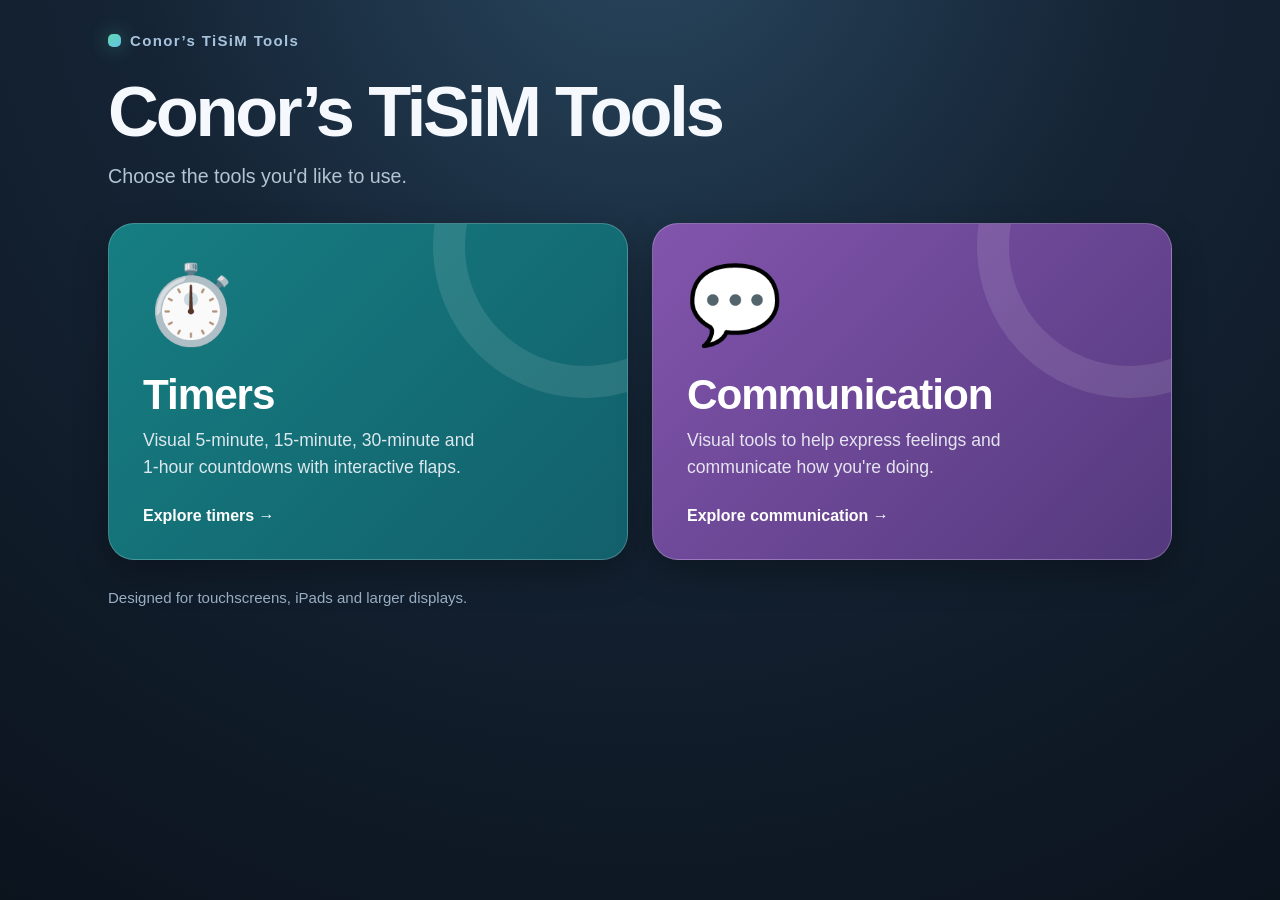
<file: index.html>
<!DOCTYPE html>
<html lang="en">
<head>
<meta charset="UTF-8">
<meta name="viewport" content="width=device-width, initial-scale=1, viewport-fit=cover">
<meta name="theme-color" content="#0c141d">
<title>Conor’s TiSiM Tools | Home</title>
<style>
:root {font-family:-apple-system,BlinkMacSystemFont,"Segoe UI",Arial,sans-serif;color-scheme:dark}
*{box-sizing:border-box}
body{margin:0;min-height:100vh;min-height:100dvh;background:radial-gradient(circle at 50% -10%,#29475f 0,#152435 43%,#0b131d 100%);color:#f5f9fd}
main{width:min(1100px,100%);margin:0 auto;padding:max(32px,env(safe-area-inset-top)) max(18px,env(safe-area-inset-right)) max(40px,env(safe-area-inset-bottom)) max(18px,env(safe-area-inset-left))}
.brand{display:inline-flex;align-items:center;gap:9px;color:#a8c4dd;font-size:clamp(12px,1.7vw,15px);font-weight:800;letter-spacing:.09em;text-decoration:none}
.brand-dot{width:13px;height:13px;border-radius:5px;background:linear-gradient(145deg,#61d9b0,#63c1e8);box-shadow:0 0 20px #5ccfae77}
h1{font-size:clamp(2.3rem,7vw,4.4rem);line-height:1.05;letter-spacing:-.045em;margin:24px 0 12px}
.intro{color:#b3c4d2;font-size:clamp(1.03rem,2vw,1.23rem);line-height:1.55;margin:0 0 32px;max-width:710px}
.grid{display:grid;grid-template-columns:repeat(2,minmax(0,1fr));gap:clamp(14px,2vw,24px)}
.card{display:flex;flex-direction:column;min-height:280px;padding:clamp(22px,3vw,34px);border-radius:26px;border:1px solid #ffffff35;color:#fff;text-decoration:none;box-shadow:0 14px 34px #0004;position:relative;overflow:hidden;transition:transform .18s ease,border-color .18s ease,box-shadow .18s ease}
.card:after{content:"";width:240px;height:240px;position:absolute;right:-110px;top:-130px;border:32px solid #ffffff1a;border-radius:50%;pointer-events:none}
.card:hover,.card:focus-visible{transform:translateY(-4px);border-color:#fff9;box-shadow:0 20px 45px #0006}
.card:focus-visible{outline:3px solid white;outline-offset:3px}
.card.teal{background:linear-gradient(135deg,#167e82,#12606b)}
.card.violet{background:linear-gradient(135deg,#8255ad,#54397d)}
.card-icon{font-size:clamp(2.8rem,6vw,4.8rem);line-height:1.2;display:block;margin-bottom:20px}
.card-title{font-size:clamp(1.8rem,3.3vw,2.7rem);font-weight:850;letter-spacing:-.025em}
.card-description{margin-top:8px;line-height:1.55;max-width:350px;color:#f1f4f9e8;font-size:clamp(.95rem,1.8vw,1.1rem)}
.card-go{margin-top:auto;padding-top:26px;font-size:1rem;font-weight:800}
.footer{margin:26px 0 0;color:#9cb1c5;font-size:.94rem;line-height:1.6}
.back{display:inline-block;margin-top:20px;color:#bdd7ec;font-weight:700;text-underline-offset:4px}
@media(max-width:660px){.grid{grid-template-columns:1fr}.card{min-height:215px;border-radius:21px}.card-icon{margin-bottom:9px}.card-go{padding-top:15px}}
@media(prefers-reduced-motion:reduce){.card{transition:none}}

/* Native-feeling mobile pull to refresh on directory landing pages. */
.pull-refresh-hint {
  position: fixed; z-index: 999; left: 50%;
  top: max(10px, env(safe-area-inset-top));
  transform: translate(-50%, -14px);
  opacity: 0; pointer-events: none;
  background: #243e58; color: white; border: 1px solid #b8d5ec66;
  box-shadow: 0 6px 20px #0005;
  padding: 11px 18px; border-radius: 999px;
  font-size: 14px; font-weight: 800; text-align: center;
  white-space: nowrap; transition: opacity .14s ease, transform .14s ease;
}
body.pull-refresh-active .pull-refresh-hint { transform: translate(-50%, 8px); opacity: 1; }
body { overscroll-behavior-y: contain; }
</style>
</head>
<body>
<div class="pull-refresh-hint" id="pullRefreshHint" role="status" aria-live="polite">↓ Pull to refresh</div>
<main>
<a class="brand" href="./" aria-label="Conor’s TiSiM Tools homepage"><span class="brand-dot" aria-hidden="true"></span>Conor’s TiSiM Tools</a>
<h1>Conor’s TiSiM Tools</h1>
<p class="intro">Choose the tools you'd like to use.</p>
<nav class="grid" aria-label="Tool categories">
<a class="card teal" href="./timers/" aria-label="Open timers">
  <span class="card-icon" aria-hidden="true">⏱️</span>
  <span class="card-title">Timers</span>
  <span class="card-description">Visual 5-minute, 15-minute, 30-minute and 1-hour countdowns with interactive flaps.</span>
  <span class="card-go">Explore timers →</span>
</a>
<a class="card violet" href="./communication/" aria-label="Open communication tools">
  <span class="card-icon" aria-hidden="true">💬</span>
  <span class="card-title">Communication</span>
  <span class="card-description">Visual tools to help express feelings and communicate how you're doing.</span>
  <span class="card-go">Explore communication →</span>
</a>
</nav>
<p class="footer">Designed for touchscreens, iPads and larger displays.</p>
</main>
<script>
(() => {
  'use strict';
  const main = document.querySelector('main');
  const hint = document.getElementById('pullRefreshHint');
  const threshold = 100;
  let activeTouch = null;
  let pulling = false;
  let refreshing = false;
  let blockClickUntil = 0;
  let hiding = null;

  function tracked(list) {
    return Array.from(list).find(touch => activeTouch && touch.identifier === activeTouch.id);
  }
  function reset(keepHint = false) {
    activeTouch = null;
    pulling = false;
    main.style.transition = 'transform .18s ease-out';
    main.style.transform = '';
    if (!keepHint) {
      hint.textContent = '↓ Pull to refresh';
      document.body.classList.remove('pull-refresh-active');
    }
  }
  document.addEventListener('touchstart', event => {
    if (refreshing || event.touches.length !== 1 || window.scrollY > 1) return;
    clearTimeout(hiding);
    const touch = event.touches[0];
    activeTouch = { id: touch.identifier, x: touch.clientX, y: touch.clientY };
    pulling = false;
  }, { passive: true });

  document.addEventListener('touchmove', event => {
    if (!activeTouch || refreshing || event.touches.length !== 1) return;
    const touch = tracked(event.touches);
    if (!touch) return;
    const distance = touch.clientY - activeTouch.y;
    const horizontal = Math.abs(touch.clientX - activeTouch.x);
    if (!pulling) {
      if (distance <= 12 || distance < horizontal * 1.25 || window.scrollY > 1) return;
      pulling = true;
      document.body.classList.add('pull-refresh-active');
      main.style.transition = 'none';
    }
    if (event.cancelable) event.preventDefault();
    blockClickUntil = Date.now() + 700;
    main.style.transform = 'translate3d(0,' + Math.min(62, Math.max(0, distance) * .35) + 'px,0)';
    hint.textContent = distance >= threshold ? '↻ Release to refresh' : '↓ Pull to refresh';
  }, { passive: false });

  document.addEventListener('touchend', event => {
    if (!activeTouch) return;
    const touch = tracked(event.changedTouches);
    if (!touch) return;
    const distance = touch.clientY - activeTouch.y;
    const shouldRefresh = pulling && distance >= threshold;
    reset(shouldRefresh);
    if (shouldRefresh) {
      refreshing = true;
      hint.textContent = '↻ Refreshing…';
      // A unique query forces a fresh HTML request even when Safari has cached the page.
      const next = new URL(window.location.href);
      next.searchParams.set('_refresh', String(Date.now()));
      window.location.replace(next.href);
    } else {
      hiding = setTimeout(() => document.body.classList.remove('pull-refresh-active'), 160);
    }
  }, { passive: true });
  document.addEventListener('touchcancel', () => reset(), { passive: true });

  // A completed swipe must never accidentally open a timer or communication card.
  document.addEventListener('click', event => {
    if (Date.now() < blockClickUntil) {
      event.preventDefault();
      event.stopImmediatePropagation();
    }
  }, true);
})();
</script>
</body>
</html>
</file>
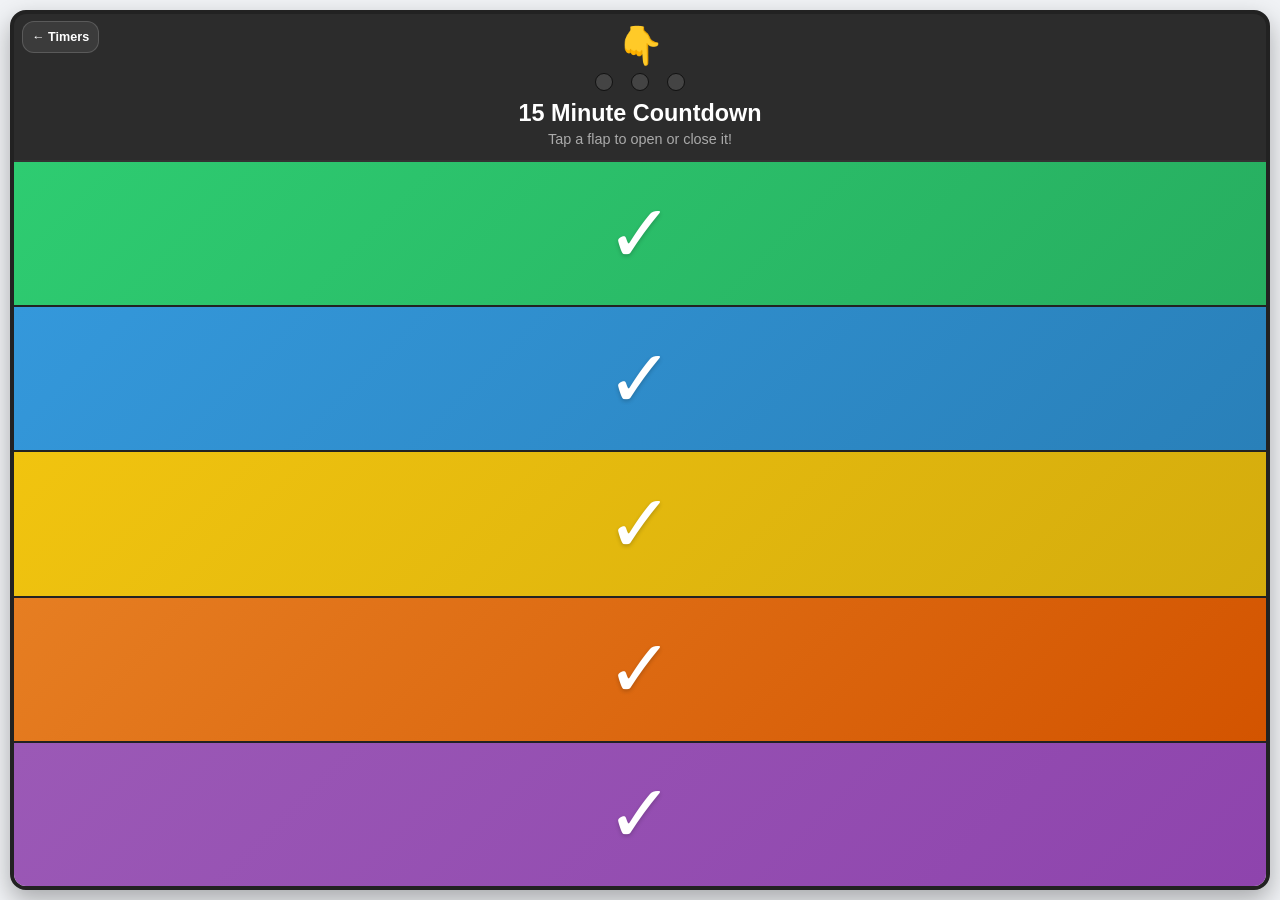
<file: 15min/index.html>
<!DOCTYPE html>
<html lang="en">
<head>
<meta charset="UTF-8">
<meta name="viewport" content="width=device-width, initial-scale=1.0, viewport-fit=cover">
<title>15 Minutes to Go | Conor’s TiSiM Tools</title>
<style>
*, *::before, *::after { box-sizing: border-box; }
html { height: 100%; }
body {
    font-family: Arial, sans-serif;
    background: #f0f2f5;
    display: flex;
    justify-content: center;
    align-items: stretch;
    height: 100vh;
    height: 100dvh;
    margin: 0;
    overflow: hidden;
    overscroll-behavior-y: none;
    padding: max(10px, env(safe-area-inset-top)) max(10px, env(safe-area-inset-right)) max(10px, env(safe-area-inset-bottom)) max(10px, env(safe-area-inset-left));
}
.board {
    display: flex;
    flex-direction: column;
    flex: 1 1 auto;
    min-width: 0;
    min-height: 0;
    width: 100%;
    background: #222; 
    border: 4px solid #222;
    border-radius: 16px;
    overflow: hidden;
    box-shadow: 0 10px 25px rgba(0,0,0,0.3);
}
.header {
    flex: 0 0 auto;
    text-align: center;
    padding: clamp(8px, 1.5dvh, 18px) 12px;
    background: #2c2c2c;
    color: white;
    border-bottom: 2px solid #333;
}

/* Pull-to-refresh feedback floats over the connected countdown board. */
.pull-indicator {
    position: fixed;
    z-index: 20;
    top: max(14px, calc(env(safe-area-inset-top) + 10px));
    left: 50%;
    transform: translate(-50%, -12px);
    opacity: 0;
    pointer-events: none;
    padding: 10px 16px;
    border-radius: 999px;
    color: #fff;
    background: rgba(30, 30, 30, 0.96);
    box-shadow: 0 3px 16px rgba(0, 0, 0, 0.25);
    font: 600 14px Arial, sans-serif;
    white-space: nowrap;
    transition: opacity 0.15s ease, transform 0.15s ease;
}
body.is-pulling .pull-indicator {
    opacity: 1;
    transform: translate(-50%, 0);
}
.board { transition: transform 0.15s ease-out; }
body.is-pulling .board { transition: none; }

/* Keep the original header and all five flaps in one connected panel. */
.header .pointing-hand { font-size: clamp(20px, 4dvh, 36px); line-height: 1; margin-bottom: 5px; }
.header h2 { margin: 7px 0 4px; font-size: clamp(16px, 2.6dvh, 28px); }
.header p { margin: 0; color: #aaa; font-size: clamp(11px, 1.6dvh, 16px); }

/* --- New CSS Glowing Lights Styles --- */
.lights-container {
    display: flex;
    justify-content: center;
    gap: clamp(10px, 2dvh, 20px);
    margin: clamp(5px, 1dvh, 10px) 0;
}
.light {
    width: clamp(13px, 2dvh, 22px);
    height: clamp(13px, 2dvh, 22px);
    border-radius: 50%;
    background: #444; /* Default "Off" state (Dim dark grey) */
    transition: background 0.6s ease, box-shadow 0.6s ease;
    border: 1px solid #111;
}
/* Glowing "On" States */
.light.glow-green {
    background: #2ecc71;
    box-shadow: 0 0 12px #2ecc71, inset 0 0 4px rgba(255,255,255,0.6);
}
.light.glow-yellow {
    background: #f1c40f;
    box-shadow: 0 0 12px #f1c40f, inset 0 0 4px rgba(255,255,255,0.6);
}
.light.glow-red {
    background: #e74c3c;
    box-shadow: 0 0 12px #e74c3c, inset 0 0 4px rgba(255,255,255,0.6);
}

.flap {
    position: relative;
    flex: 1 1 0;
    min-height: 0;
    border-bottom: 2px solid #222;
    perspective: 1000px; 
    cursor: pointer;
    touch-action: manipulation;
}
.flap:focus-visible { outline: 3px solid white; outline-offset: -5px; z-index: 4; }
.flap:last-child {
    border-bottom: none;
}
.content {
    position: absolute;
    inset: 0;
    display: flex;
    flex-direction: column;
    justify-content: center;
    align-items: center;
    color: #222;
    user-select: none;
}
.content .number {
    font-size: clamp(23px, 7.6dvh, 100px);
    line-height: 1;
    font-weight: 900;
}
.content .text {
    font-size: clamp(10px, 1.8dvh, 21px);
    line-height: 1.1;
    margin-top: 4px;
    font-weight: bold;
    text-transform: uppercase;
    letter-spacing: 0.5px;
    opacity: 0.8;
}
.cover {
    position: absolute;
    inset: 0;
    display: flex;
    justify-content: center;
    align-items: center;
    font-size: clamp(28px, 9dvh, 105px);
    color: white;
    text-shadow: 0 2px 4px rgba(0,0,0,0.2);
    user-select: none;
    transition: transform 0.8s cubic-bezier(0.4, 0, 0.2, 1), box-shadow 0.8s;
    transform-origin: left center;
    backface-visibility: hidden; 
    z-index: 2;
}
.cover.open {
    transform: rotateY(-140deg);
    box-shadow: 5px 0 15px rgba(0,0,0,0.4);
}

/* Keep the FINISHED message readable on short landscape screens. */
.f-fin .number { font-size: clamp(19px, 5dvh, 72px); }
@media (max-height: 480px) {
    .header .pointing-hand { display: none; }
    .header { padding: 5px 10px; }
    .header h2 { margin: 4px 0 2px; }
    .header .lights-container { margin: 3px 0; }
    .content .text { margin-top: 1px; }
}
@media (prefers-reduced-motion: reduce) {
    .cover, .light { transition-duration: .01ms; }
}
/* --- Dynamic Color Schemes --- */
.f-4 .content { background: #e8f8f5; color: #1e8449; }
.f-4 .cover { background: linear-gradient(135deg, #2ecc71, #27ae60); }

.f-3 .content { background: #ebf5fb; color: #21618c; }
.f-3 .cover { background: linear-gradient(135deg, #3498db, #2980b9); }

.f-2 .content { background: #fef9e7; color: #b7950b; }
.f-2 .cover { background: linear-gradient(135deg, #f1c40f, #d4ac0d); }

.f-1 .content { background: #fdf2e9; color: #a04000; }
.f-1 .cover { background: linear-gradient(135deg, #e67e22, #d35400); }

.f-fin .content { background: #f5eef8; color: #6c3483; }
.f-fin .cover { background: linear-gradient(135deg, #9b59b6, #8e44ad); }

/* Return to the timer chooser without separating or moving the five flaps. */
.header { position: relative; }
.all-timers { position: absolute; top: 7px; left: 8px; display: inline-flex; align-items: center; justify-content: center; min-height: 32px; padding: 5px 9px; border-radius: 12px; background: #ffffff13; border: 1px solid #ffffff28; color: #fff; font: 600 clamp(11px,1.4dvh,14px) Arial,sans-serif; text-decoration: none; z-index: 3; }
.all-timers:focus-visible { outline: 2px solid white; outline-offset: 2px; }
</style>
</head>
<body>

<div id="pull-indicator" class="pull-indicator" role="status" aria-live="polite">↓ Pull to refresh</div>
<div class="board">
    <div class="header">
        <a href="../timers/" class="all-timers" aria-label="Back to all timers">← Timers</a>
        <div class="pointing-hand">👇</div>
        
        <div class="lights-container" aria-label="Timer lights: green after 5 minutes, yellow after 10 minutes, red after 15 minutes">
            <div class="light" id="light1"></div>
            <div class="light" id="light2"></div>
            <div class="light" id="light3"></div>
        </div>

        <h2>15 Minute Countdown</h2>
        <p>Tap a flap to open or close it!</p>
    </div>

    <div class="flap f-4" role="button" tabindex="0" aria-pressed="false" aria-label="Open 10 minutes to go">
        <div class="content">
            <div class="number">10</div>
            <div class="text">minutes to go</div>
        </div>
        <div class="cover">✓</div>
    </div>

    <div class="flap f-3" role="button" tabindex="0" aria-pressed="false" aria-label="Open 5 minutes to go">
        <div class="content">
            <div class="number">5</div>
            <div class="text">minutes to go</div>
        </div>
        <div class="cover">✓</div>
    </div>

    <div class="flap f-2" role="button" tabindex="0" aria-pressed="false" aria-label="Open 2 minutes to go">
        <div class="content">
            <div class="number">2</div>
            <div class="text">minutes to go</div>
        </div>
        <div class="cover">✓</div>
    </div>

    <div class="flap f-1" role="button" tabindex="0" aria-pressed="false" aria-label="Open 1 minute to go">
        <div class="content">
            <div class="number">1</div>
            <div class="text">minute to go</div>
        </div>
        <div class="cover">✓</div>
    </div>

    <div class="flap f-fin" role="button" tabindex="0" aria-pressed="false" aria-label="Open finished">
        <div class="content">
            <div class="number">FINISHED 🎉</div>
            <div class="text">Countdown complete</div>
        </div>
        <div class="cover">✓</div>
    </div>
</div>

<script>
// Lights track actual elapsed time, even when a phone suspends background timers.
const lights = [
    document.getElementById('light1'),
    document.getElementById('light2'),
    document.getElementById('light3')
];
const thresholds = [300, 600, 900];
const colours = ['glow-green', 'glow-yellow', 'glow-red'];
const flaps = document.querySelectorAll('.flap');
const minuteFlap = document.querySelector('.f-1');
const minuteNumber = minuteFlap.querySelector('.number');
const minuteText = minuteFlap.querySelector('.text');
let startedAt = Date.now();
let minuteDeadline = null;
let minuteInterval = null;
let minuteIntroTimeout = null;

function updateLights() {
    const seconds = Math.floor((Date.now() - startedAt) / 1000);
    lights.forEach((light, i) => {
        light.classList.toggle(colours[i], seconds >= thresholds[i]);
    });
}

function cancelMinuteTimer() {
    clearInterval(minuteInterval);
    clearTimeout(minuteIntroTimeout);
    minuteInterval = null;
    minuteIntroTimeout = null;
    minuteDeadline = null;
}

function resetMinuteText() {
    minuteNumber.textContent = '1';
    minuteText.textContent = 'minute to go';
}

function showOneSecondToGo() {
    minuteNumber.textContent = '1';
    minuteText.textContent = 'second to go';
    minuteFlap.setAttribute('aria-label', 'Close 1 second to go');
}

function updateMinuteTimer() {
    if (minuteDeadline === null) return;
    const seconds = Math.max(0, Math.ceil((minuteDeadline - Date.now()) / 1000));
    if (seconds === 0) {
        // Leave the second-last flap open with 1 Second to go showing.
        cancelMinuteTimer();
        showOneSecondToGo();
        return;
    }
    minuteNumber.textContent = seconds;
    minuteText.textContent = seconds === 1 ? 'second to go' : 'seconds to go';
    minuteFlap.setAttribute('aria-label',
        'Close ' + seconds + (seconds === 1 ? ' second to go' : ' seconds to go'));
}

function toggleFlap(flap) {
    const cover = flap.querySelector('.cover');
    const isOpen = cover.classList.toggle('open');
    flap.setAttribute('aria-pressed', String(isOpen));
    // Closing FINISHED resets every flap, all lights and the countdown timer.
    if (flap.classList.contains('f-fin') && !isOpen) {
        restartCountdown();
        return;
    }
    const number = flap.querySelector('.number').textContent.trim();
    flap.setAttribute('aria-label', `${isOpen ? 'Close' : 'Open'} ${flap.classList.contains('f-fin') ? 'finished' : number + (number === '1' ? ' minute' : ' minutes') + ' to go'}`);

    if (flap === minuteFlap) {
        cancelMinuteTimer();
        if (isOpen) {
            // Keep the panel labelled 1 Minute to go while the flap opens.
            // Hold it for 500ms after the opening animation, then start at 60 seconds.
            resetMinuteText();
            minuteFlap.setAttribute('aria-label', 'Close 1 minute to go');
            const flapAnimation = window.matchMedia('(prefers-reduced-motion: reduce)').matches ? 0 : 800;
            minuteIntroTimeout = setTimeout(() => {
                minuteIntroTimeout = null;
                if (!cover.classList.contains('open')) return;
                minuteDeadline = Date.now() + 60_000;
                updateMinuteTimer();
                minuteInterval = setInterval(updateMinuteTimer, 250);
            }, flapAnimation + 500);
        } else {
            resetMinuteText();
            flap.setAttribute('aria-label', 'Open 1 minute to go');
        }
    }
}

let ignoreTouchClicksUntil = 0;
flaps.forEach(flap => {
    flap.addEventListener('click', () => {
        if (Date.now() < ignoreTouchClicksUntil) return;
        toggleFlap(flap);
    });
    flap.addEventListener('keydown', event => {
        if (event.key === 'Enter' || event.key === ' ') {
            event.preventDefault();
            toggleFlap(flap);
        }
    });
});

function restartCountdown() {
    startedAt = Date.now();
    cancelMinuteTimer();
    resetMinuteText();
    flaps.forEach(flap => {
        flap.querySelector('.cover').classList.remove('open');
        flap.setAttribute('aria-pressed', 'false');
        const text = flap.classList.contains('f-fin')
            ? 'finished'
            : flap.querySelector('.number').textContent.trim() + (flap.classList.contains('f-1') ? ' minute' : ' minutes') + ' to go';
        flap.setAttribute('aria-label', 'Open ' + text);
    });
    updateLights();
}

// A full-screen board cannot scroll, so implement the familiar mobile
// pull-to-refresh gesture without opening or closing a flap accidentally.
const board = document.querySelector('.board');
const pullIndicator = document.getElementById('pull-indicator');
const pullThreshold = 100;
let pullStart = null;
let activeTouchId = null;
let isPulling = false;
let refreshInProgress = false;

function resetPullGesture() {
    pullStart = null;
    activeTouchId = null;
    isPulling = false;
    document.body.classList.remove('is-pulling');
    board.style.transform = '';
    pullIndicator.textContent = '↓ Pull to refresh';
}

function getTrackedTouch(touches) {
    return Array.from(touches).find(touch => touch.identifier === activeTouchId);
}

document.addEventListener('touchstart', event => {
    if (refreshInProgress || event.touches.length !== 1 || !event.target.closest('.board')) return;
    const touch = event.touches[0];
    activeTouchId = touch.identifier;
    pullStart = { x: touch.clientX, y: touch.clientY };
    isPulling = false;
}, { passive: true });

document.addEventListener('touchmove', event => {
    if (!pullStart || refreshInProgress || event.touches.length !== 1) return;
    const touch = getTrackedTouch(event.touches);
    if (!touch) return;
    const dx = Math.abs(touch.clientX - pullStart.x);
    const dy = touch.clientY - pullStart.y;
    if (!isPulling) {
        if (dy <= 10 || dy < dx * 1.2) return;
        isPulling = true;
        document.body.classList.add('is-pulling');
    }
    // Suppress native overscroll/bounce and click generation during a pull.
    if (event.cancelable) event.preventDefault();
    ignoreTouchClicksUntil = Date.now() + 500;
    const distance = Math.max(0, dy);
    board.style.transform = `translateY(${Math.min(55, distance * 0.32)}px)`;
    pullIndicator.textContent = distance >= pullThreshold
        ? '↻ Release to refresh' : '↓ Pull to refresh';
}, { passive: false });

document.addEventListener('touchend', event => {
    if (!pullStart) return;
    const touch = getTrackedTouch(event.changedTouches);
    if (!touch) return;
    const dy = touch.clientY - pullStart.y;
    const shouldRefresh = isPulling && dy >= pullThreshold;
    resetPullGesture();
    if (shouldRefresh && !refreshInProgress) {
        refreshInProgress = true;
        pullIndicator.textContent = '↻ Refreshing…';
        document.body.classList.add('is-pulling');
        // Reload the webpage itself; this also resets all flaps and lights.
        window.location.reload();
    }
}, { passive: true });

document.addEventListener('touchcancel', resetPullGesture, { passive: true });

setInterval(() => {
    updateLights();
    updateMinuteTimer();
}, 250);
document.addEventListener('visibilitychange', () => {
    updateLights();
    updateMinuteTimer();
});
window.addEventListener('pageshow', event => {
    if (event.persisted) restartCountdown();
    else updateLights();
});
updateLights();
</script>

</body>
</html>
</file>
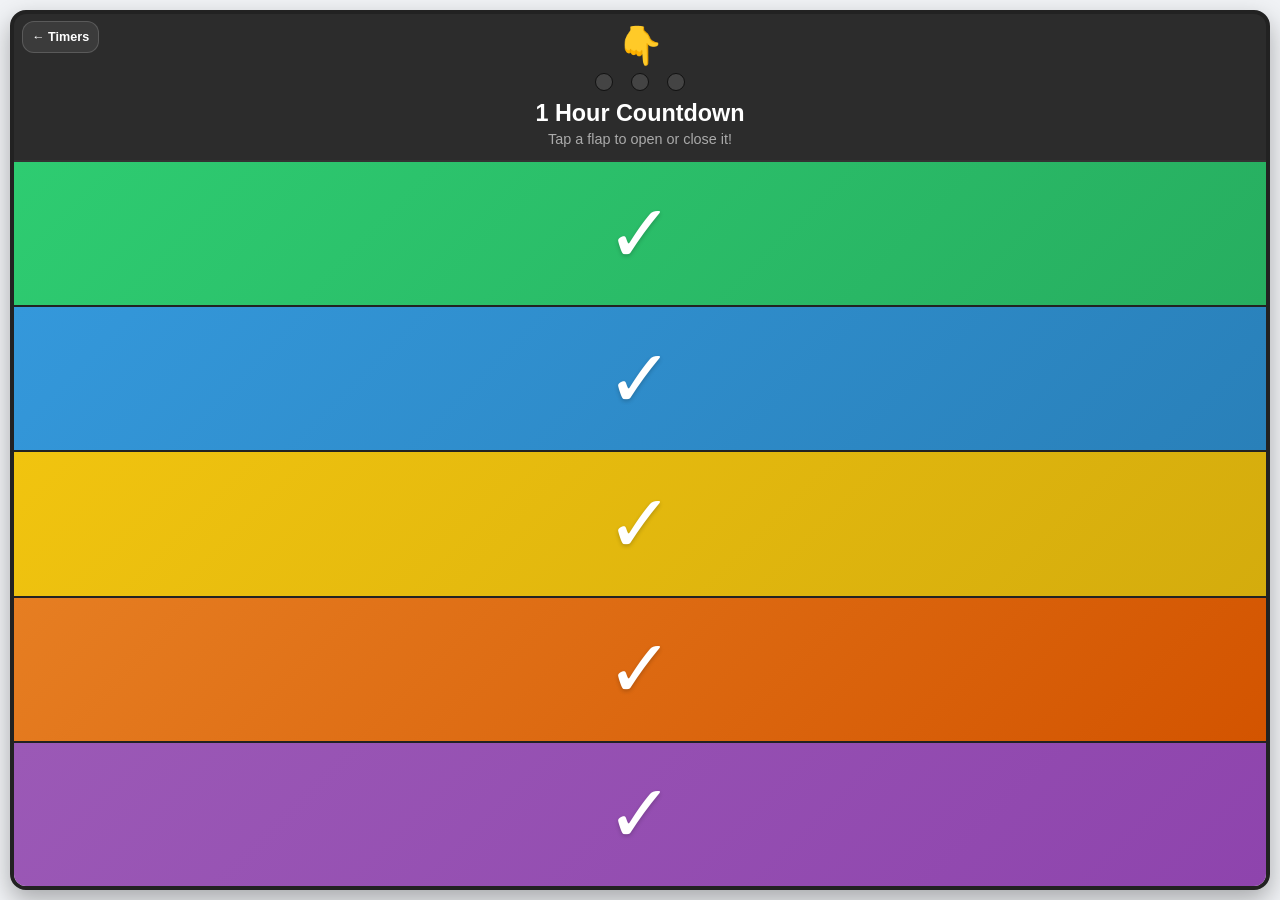
<file: 1hour/index.html>
<!DOCTYPE html>
<html lang="en">
<head>
<meta charset="UTF-8">
<meta name="viewport" content="width=device-width, initial-scale=1.0, viewport-fit=cover">
<title>1 Hour to Go | Conor’s TiSiM Tools</title>
<style>
*, *::before, *::after { box-sizing: border-box; }
html { height: 100%; }
body {
    font-family: Arial, sans-serif;
    background: #f0f2f5;
    display: flex;
    justify-content: center;
    align-items: stretch;
    height: 100vh;
    height: 100dvh;
    margin: 0;
    overflow: hidden;
    overscroll-behavior-y: none;
    padding: max(10px, env(safe-area-inset-top)) max(10px, env(safe-area-inset-right)) max(10px, env(safe-area-inset-bottom)) max(10px, env(safe-area-inset-left));
}
.board {
    display: flex;
    flex-direction: column;
    flex: 1 1 auto;
    min-width: 0;
    min-height: 0;
    width: 100%;
    background: #222; 
    border: 4px solid #222;
    border-radius: 16px;
    overflow: hidden;
    box-shadow: 0 10px 25px rgba(0,0,0,0.3);
}
.header {
    flex: 0 0 auto;
    text-align: center;
    padding: clamp(8px, 1.5dvh, 18px) 12px;
    background: #2c2c2c;
    color: white;
    border-bottom: 2px solid #333;
}

/* Pull-to-refresh feedback floats over the connected countdown board. */
.pull-indicator {
    position: fixed;
    z-index: 20;
    top: max(14px, calc(env(safe-area-inset-top) + 10px));
    left: 50%;
    transform: translate(-50%, -12px);
    opacity: 0;
    pointer-events: none;
    padding: 10px 16px;
    border-radius: 999px;
    color: #fff;
    background: rgba(30, 30, 30, 0.96);
    box-shadow: 0 3px 16px rgba(0, 0, 0, 0.25);
    font: 600 14px Arial, sans-serif;
    white-space: nowrap;
    transition: opacity 0.15s ease, transform 0.15s ease;
}
body.is-pulling .pull-indicator {
    opacity: 1;
    transform: translate(-50%, 0);
}
.board { transition: transform 0.15s ease-out; }
body.is-pulling .board { transition: none; }

/* Keep the original header and all five flaps in one connected panel. */
.header .pointing-hand { font-size: clamp(20px, 4dvh, 36px); line-height: 1; margin-bottom: 5px; }
.header h2 { margin: 7px 0 4px; font-size: clamp(16px, 2.6dvh, 28px); }
.header p { margin: 0; color: #aaa; font-size: clamp(11px, 1.6dvh, 16px); }

/* --- New CSS Glowing Lights Styles --- */
.lights-container {
    display: flex;
    justify-content: center;
    gap: clamp(10px, 2dvh, 20px);
    margin: clamp(5px, 1dvh, 10px) 0;
}
.light {
    width: clamp(13px, 2dvh, 22px);
    height: clamp(13px, 2dvh, 22px);
    border-radius: 50%;
    background: #444; /* Default "Off" state (Dim dark grey) */
    transition: background 0.6s ease, box-shadow 0.6s ease;
    border: 1px solid #111;
}
/* Glowing "On" States */
.light.glow-green {
    background: #2ecc71;
    box-shadow: 0 0 12px #2ecc71, inset 0 0 4px rgba(255,255,255,0.6);
}
.light.glow-yellow {
    background: #f1c40f;
    box-shadow: 0 0 12px #f1c40f, inset 0 0 4px rgba(255,255,255,0.6);
}
.light.glow-red {
    background: #e74c3c;
    box-shadow: 0 0 12px #e74c3c, inset 0 0 4px rgba(255,255,255,0.6);
}

.flap {
    position: relative;
    flex: 1 1 0;
    min-height: 0;
    border-bottom: 2px solid #222;
    perspective: 1000px; 
    cursor: pointer;
    touch-action: manipulation;
}
.flap:focus-visible { outline: 3px solid white; outline-offset: -5px; z-index: 4; }
.flap:last-child {
    border-bottom: none;
}
.content {
    position: absolute;
    inset: 0;
    display: flex;
    flex-direction: column;
    justify-content: center;
    align-items: center;
    color: #222;
    user-select: none;
}
.content .number {
    font-size: clamp(23px, 7.6dvh, 100px);
    line-height: 1;
    font-weight: 900;
}
.content .text {
    font-size: clamp(10px, 1.8dvh, 21px);
    line-height: 1.1;
    margin-top: 4px;
    font-weight: bold;
    text-transform: uppercase;
    letter-spacing: 0.5px;
    opacity: 0.8;
}
.cover {
    position: absolute;
    inset: 0;
    display: flex;
    justify-content: center;
    align-items: center;
    font-size: clamp(28px, 9dvh, 105px);
    color: white;
    text-shadow: 0 2px 4px rgba(0,0,0,0.2);
    user-select: none;
    transition: transform 0.8s cubic-bezier(0.4, 0, 0.2, 1), box-shadow 0.8s;
    transform-origin: left center;
    backface-visibility: hidden; 
    z-index: 2;
}
.cover.open {
    transform: rotateY(-140deg);
    box-shadow: 5px 0 15px rgba(0,0,0,0.4);
}

/* Keep the FINISHED message readable on short landscape screens. */
.f-fin .number { font-size: clamp(19px, 5dvh, 72px); }
@media (max-height: 480px) {
    .header .pointing-hand { display: none; }
    .header { padding: 5px 10px; }
    .header h2 { margin: 4px 0 2px; }
    .header .lights-container { margin: 3px 0; }
    .content .text { margin-top: 1px; }
}
@media (prefers-reduced-motion: reduce) {
    .cover, .light { transition-duration: .01ms; }
}
/* --- Dynamic Color Schemes --- */
.f-4 .content { background: #e8f8f5; color: #1e8449; }
.f-4 .cover { background: linear-gradient(135deg, #2ecc71, #27ae60); }

.f-3 .content { background: #ebf5fb; color: #21618c; }
.f-3 .cover { background: linear-gradient(135deg, #3498db, #2980b9); }

.f-2 .content { background: #fef9e7; color: #b7950b; }
.f-2 .cover { background: linear-gradient(135deg, #f1c40f, #d4ac0d); }

.f-1 .content { background: #fdf2e9; color: #a04000; }
.f-1 .cover { background: linear-gradient(135deg, #e67e22, #d35400); }

.f-fin .content { background: #f5eef8; color: #6c3483; }
.f-fin .cover { background: linear-gradient(135deg, #9b59b6, #8e44ad); }

/* Return to the timer chooser without separating or moving the five flaps. */
.header { position: relative; }
.all-timers { position: absolute; top: 7px; left: 8px; display: inline-flex; align-items: center; justify-content: center; min-height: 32px; padding: 5px 9px; border-radius: 12px; background: #ffffff13; border: 1px solid #ffffff28; color: #fff; font: 600 clamp(11px,1.4dvh,14px) Arial,sans-serif; text-decoration: none; z-index: 3; }
.all-timers:focus-visible { outline: 2px solid white; outline-offset: 2px; }
</style>
</head>
<body>

<div id="pull-indicator" class="pull-indicator" role="status" aria-live="polite">↓ Pull to refresh</div>
<div class="board">
    <div class="header">
        <a href="../timers/" class="all-timers" aria-label="Back to all timers">← Timers</a>
        <div class="pointing-hand">👇</div>
        
        <div class="lights-container" aria-label="Timer lights: green after 20 minutes, yellow after 40 minutes, red after 60 minutes">
            <div class="light" id="light1"></div>
            <div class="light" id="light2"></div>
            <div class="light" id="light3"></div>
        </div>

        <h2>1 Hour Countdown</h2>
        <p>Tap a flap to open or close it!</p>
    </div>

    <div class="flap f-4" role="button" tabindex="0" aria-pressed="false" aria-label="Open 45 minutes to go">
        <div class="content">
            <div class="number">45</div>
            <div class="text">minutes to go</div>
        </div>
        <div class="cover">✓</div>
    </div>

    <div class="flap f-3" role="button" tabindex="0" aria-pressed="false" aria-label="Open 30 minutes to go">
        <div class="content">
            <div class="number">30</div>
            <div class="text">minutes to go</div>
        </div>
        <div class="cover">✓</div>
    </div>

    <div class="flap f-2" role="button" tabindex="0" aria-pressed="false" aria-label="Open 15 minutes to go">
        <div class="content">
            <div class="number">15</div>
            <div class="text">minutes to go</div>
        </div>
        <div class="cover">✓</div>
    </div>

    <div class="flap f-1" role="button" tabindex="0" aria-pressed="false" aria-label="Open 1 minute to go">
        <div class="content">
            <div class="number">1</div>
            <div class="text">minute to go</div>
        </div>
        <div class="cover">✓</div>
    </div>

    <div class="flap f-fin" role="button" tabindex="0" aria-pressed="false" aria-label="Open finished">
        <div class="content">
            <div class="number">FINISHED 🎉</div>
            <div class="text">Countdown complete</div>
        </div>
        <div class="cover">✓</div>
    </div>
</div>

<script>
// Lights track actual elapsed time, even when a phone suspends background timers.
const lights = [
    document.getElementById('light1'),
    document.getElementById('light2'),
    document.getElementById('light3')
];
const thresholds = [1200, 2400, 3600];
const colours = ['glow-green', 'glow-yellow', 'glow-red'];
const flaps = document.querySelectorAll('.flap');
const minuteFlap = document.querySelector('.f-1');
const minuteNumber = minuteFlap.querySelector('.number');
const minuteText = minuteFlap.querySelector('.text');
let startedAt = Date.now();
let minuteDeadline = null;
let minuteInterval = null;
let minuteIntroTimeout = null;

function updateLights() {
    const seconds = Math.floor((Date.now() - startedAt) / 1000);
    lights.forEach((light, i) => {
        light.classList.toggle(colours[i], seconds >= thresholds[i]);
    });
}

function cancelMinuteTimer() {
    clearInterval(minuteInterval);
    clearTimeout(minuteIntroTimeout);
    minuteInterval = null;
    minuteIntroTimeout = null;
    minuteDeadline = null;
}

function resetMinuteText() {
    minuteNumber.textContent = '1';
    minuteText.textContent = 'minute to go';
}

function showOneSecondToGo() {
    minuteNumber.textContent = '1';
    minuteText.textContent = 'second to go';
    minuteFlap.setAttribute('aria-label', 'Close 1 second to go');
}

function updateMinuteTimer() {
    if (minuteDeadline === null) return;
    const seconds = Math.max(0, Math.ceil((minuteDeadline - Date.now()) / 1000));
    if (seconds === 0) {
        // Leave the second-last flap open with 1 Second to go showing.
        cancelMinuteTimer();
        showOneSecondToGo();
        return;
    }
    minuteNumber.textContent = seconds;
    minuteText.textContent = seconds === 1 ? 'second to go' : 'seconds to go';
    minuteFlap.setAttribute('aria-label',
        'Close ' + seconds + (seconds === 1 ? ' second to go' : ' seconds to go'));
}

function toggleFlap(flap) {
    const cover = flap.querySelector('.cover');
    const isOpen = cover.classList.toggle('open');
    flap.setAttribute('aria-pressed', String(isOpen));
    // Closing FINISHED resets every flap, all lights and the countdown timer.
    if (flap.classList.contains('f-fin') && !isOpen) {
        restartCountdown();
        return;
    }
    const number = flap.querySelector('.number').textContent.trim();
    flap.setAttribute('aria-label', `${isOpen ? 'Close' : 'Open'} ${flap.classList.contains('f-fin') ? 'finished' : number + (number === '1' ? ' minute' : ' minutes') + ' to go'}`);

    if (flap === minuteFlap) {
        cancelMinuteTimer();
        if (isOpen) {
            // Keep the panel labelled 1 Minute to go while the flap opens.
            // Hold it for 500ms after the opening animation, then start at 60 seconds.
            resetMinuteText();
            minuteFlap.setAttribute('aria-label', 'Close 1 minute to go');
            const flapAnimation = window.matchMedia('(prefers-reduced-motion: reduce)').matches ? 0 : 800;
            minuteIntroTimeout = setTimeout(() => {
                minuteIntroTimeout = null;
                if (!cover.classList.contains('open')) return;
                minuteDeadline = Date.now() + 60_000;
                updateMinuteTimer();
                minuteInterval = setInterval(updateMinuteTimer, 250);
            }, flapAnimation + 500);
        } else {
            resetMinuteText();
            flap.setAttribute('aria-label', 'Open 1 minute to go');
        }
    }
}

let ignoreTouchClicksUntil = 0;
flaps.forEach(flap => {
    flap.addEventListener('click', () => {
        if (Date.now() < ignoreTouchClicksUntil) return;
        toggleFlap(flap);
    });
    flap.addEventListener('keydown', event => {
        if (event.key === 'Enter' || event.key === ' ') {
            event.preventDefault();
            toggleFlap(flap);
        }
    });
});

function restartCountdown() {
    startedAt = Date.now();
    cancelMinuteTimer();
    resetMinuteText();
    flaps.forEach(flap => {
        flap.querySelector('.cover').classList.remove('open');
        flap.setAttribute('aria-pressed', 'false');
        const text = flap.classList.contains('f-fin')
            ? 'finished'
            : flap.querySelector('.number').textContent.trim() + (flap.classList.contains('f-1') ? ' minute' : ' minutes') + ' to go';
        flap.setAttribute('aria-label', 'Open ' + text);
    });
    updateLights();
}

// A full-screen board cannot scroll, so implement the familiar mobile
// pull-to-refresh gesture without opening or closing a flap accidentally.
const board = document.querySelector('.board');
const pullIndicator = document.getElementById('pull-indicator');
const pullThreshold = 100;
let pullStart = null;
let activeTouchId = null;
let isPulling = false;
let refreshInProgress = false;

function resetPullGesture() {
    pullStart = null;
    activeTouchId = null;
    isPulling = false;
    document.body.classList.remove('is-pulling');
    board.style.transform = '';
    pullIndicator.textContent = '↓ Pull to refresh';
}

function getTrackedTouch(touches) {
    return Array.from(touches).find(touch => touch.identifier === activeTouchId);
}

document.addEventListener('touchstart', event => {
    if (refreshInProgress || event.touches.length !== 1 || !event.target.closest('.board')) return;
    const touch = event.touches[0];
    activeTouchId = touch.identifier;
    pullStart = { x: touch.clientX, y: touch.clientY };
    isPulling = false;
}, { passive: true });

document.addEventListener('touchmove', event => {
    if (!pullStart || refreshInProgress || event.touches.length !== 1) return;
    const touch = getTrackedTouch(event.touches);
    if (!touch) return;
    const dx = Math.abs(touch.clientX - pullStart.x);
    const dy = touch.clientY - pullStart.y;
    if (!isPulling) {
        if (dy <= 10 || dy < dx * 1.2) return;
        isPulling = true;
        document.body.classList.add('is-pulling');
    }
    // Suppress native overscroll/bounce and click generation during a pull.
    if (event.cancelable) event.preventDefault();
    ignoreTouchClicksUntil = Date.now() + 500;
    const distance = Math.max(0, dy);
    board.style.transform = `translateY(${Math.min(55, distance * 0.32)}px)`;
    pullIndicator.textContent = distance >= pullThreshold
        ? '↻ Release to refresh' : '↓ Pull to refresh';
}, { passive: false });

document.addEventListener('touchend', event => {
    if (!pullStart) return;
    const touch = getTrackedTouch(event.changedTouches);
    if (!touch) return;
    const dy = touch.clientY - pullStart.y;
    const shouldRefresh = isPulling && dy >= pullThreshold;
    resetPullGesture();
    if (shouldRefresh && !refreshInProgress) {
        refreshInProgress = true;
        pullIndicator.textContent = '↻ Refreshing…';
        document.body.classList.add('is-pulling');
        // Reload the webpage itself; this also resets all flaps and lights.
        window.location.reload();
    }
}, { passive: true });

document.addEventListener('touchcancel', resetPullGesture, { passive: true });

setInterval(() => {
    updateLights();
    updateMinuteTimer();
}, 250);
document.addEventListener('visibilitychange', () => {
    updateLights();
    updateMinuteTimer();
});
window.addEventListener('pageshow', event => {
    if (event.persisted) restartCountdown();
    else updateLights();
});
updateLights();
</script>

</body>
</html>
</file>
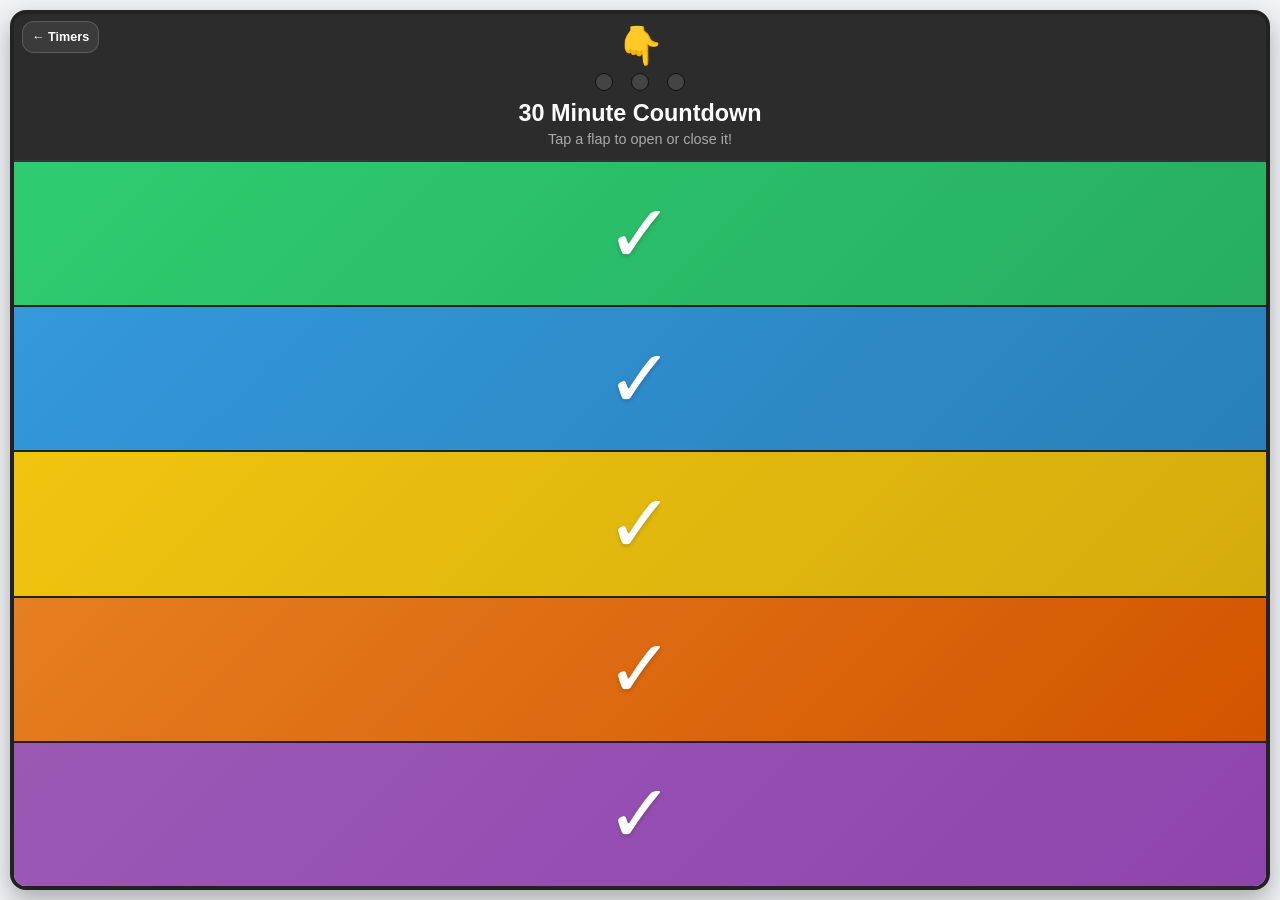
<file: 30min/index.html>
<!DOCTYPE html>
<html lang="en">
<head>
<meta charset="UTF-8">
<meta name="viewport" content="width=device-width, initial-scale=1.0, viewport-fit=cover">
<title>30 Minutes to Go | Conor’s TiSiM Tools</title>
<style>
*, *::before, *::after { box-sizing: border-box; }
html { height: 100%; }
body {
    font-family: Arial, sans-serif;
    background: #f0f2f5;
    display: flex;
    justify-content: center;
    align-items: stretch;
    height: 100vh;
    height: 100dvh;
    margin: 0;
    overflow: hidden;
    overscroll-behavior-y: none;
    padding: max(10px, env(safe-area-inset-top)) max(10px, env(safe-area-inset-right)) max(10px, env(safe-area-inset-bottom)) max(10px, env(safe-area-inset-left));
}
.board {
    display: flex;
    flex-direction: column;
    flex: 1 1 auto;
    min-width: 0;
    min-height: 0;
    width: 100%;
    background: #222; 
    border: 4px solid #222;
    border-radius: 16px;
    overflow: hidden;
    box-shadow: 0 10px 25px rgba(0,0,0,0.3);
}
.header {
    flex: 0 0 auto;
    text-align: center;
    padding: clamp(8px, 1.5dvh, 18px) 12px;
    background: #2c2c2c;
    color: white;
    border-bottom: 2px solid #333;
}

/* Pull-to-refresh feedback floats over the connected countdown board. */
.pull-indicator {
    position: fixed;
    z-index: 20;
    top: max(14px, calc(env(safe-area-inset-top) + 10px));
    left: 50%;
    transform: translate(-50%, -12px);
    opacity: 0;
    pointer-events: none;
    padding: 10px 16px;
    border-radius: 999px;
    color: #fff;
    background: rgba(30, 30, 30, 0.96);
    box-shadow: 0 3px 16px rgba(0, 0, 0, 0.25);
    font: 600 14px Arial, sans-serif;
    white-space: nowrap;
    transition: opacity 0.15s ease, transform 0.15s ease;
}
body.is-pulling .pull-indicator {
    opacity: 1;
    transform: translate(-50%, 0);
}
.board { transition: transform 0.15s ease-out; }
body.is-pulling .board { transition: none; }

/* Keep the original header and all five flaps in one connected panel. */
.header .pointing-hand { font-size: clamp(20px, 4dvh, 36px); line-height: 1; margin-bottom: 5px; }
.header h2 { margin: 7px 0 4px; font-size: clamp(16px, 2.6dvh, 28px); }
.header p { margin: 0; color: #aaa; font-size: clamp(11px, 1.6dvh, 16px); }

/* --- New CSS Glowing Lights Styles --- */
.lights-container {
    display: flex;
    justify-content: center;
    gap: clamp(10px, 2dvh, 20px);
    margin: clamp(5px, 1dvh, 10px) 0;
}
.light {
    width: clamp(13px, 2dvh, 22px);
    height: clamp(13px, 2dvh, 22px);
    border-radius: 50%;
    background: #444; /* Default "Off" state (Dim dark grey) */
    transition: background 0.6s ease, box-shadow 0.6s ease;
    border: 1px solid #111;
}
/* Glowing "On" States */
.light.glow-green {
    background: #2ecc71;
    box-shadow: 0 0 12px #2ecc71, inset 0 0 4px rgba(255,255,255,0.6);
}
.light.glow-yellow {
    background: #f1c40f;
    box-shadow: 0 0 12px #f1c40f, inset 0 0 4px rgba(255,255,255,0.6);
}
.light.glow-red {
    background: #e74c3c;
    box-shadow: 0 0 12px #e74c3c, inset 0 0 4px rgba(255,255,255,0.6);
}

.flap {
    position: relative;
    flex: 1 1 0;
    min-height: 0;
    border-bottom: 2px solid #222;
    perspective: 1000px; 
    cursor: pointer;
    touch-action: manipulation;
}
.flap:focus-visible { outline: 3px solid white; outline-offset: -5px; z-index: 4; }
.flap:last-child {
    border-bottom: none;
}
.content {
    position: absolute;
    inset: 0;
    display: flex;
    flex-direction: column;
    justify-content: center;
    align-items: center;
    color: #222;
    user-select: none;
}
.content .number {
    font-size: clamp(23px, 7.6dvh, 100px);
    line-height: 1;
    font-weight: 900;
}
.content .text {
    font-size: clamp(10px, 1.8dvh, 21px);
    line-height: 1.1;
    margin-top: 4px;
    font-weight: bold;
    text-transform: uppercase;
    letter-spacing: 0.5px;
    opacity: 0.8;
}
.cover {
    position: absolute;
    inset: 0;
    display: flex;
    justify-content: center;
    align-items: center;
    font-size: clamp(28px, 9dvh, 105px);
    color: white;
    text-shadow: 0 2px 4px rgba(0,0,0,0.2);
    user-select: none;
    transition: transform 0.8s cubic-bezier(0.4, 0, 0.2, 1), box-shadow 0.8s;
    transform-origin: left center;
    backface-visibility: hidden; 
    z-index: 2;
}
.cover.open {
    transform: rotateY(-140deg);
    box-shadow: 5px 0 15px rgba(0,0,0,0.4);
}

/* Keep the FINISHED message readable on short landscape screens. */
.f-fin .number { font-size: clamp(19px, 5dvh, 72px); }
@media (max-height: 480px) {
    .header .pointing-hand { display: none; }
    .header { padding: 5px 10px; }
    .header h2 { margin: 4px 0 2px; }
    .header .lights-container { margin: 3px 0; }
    .content .text { margin-top: 1px; }
}
@media (prefers-reduced-motion: reduce) {
    .cover, .light { transition-duration: .01ms; }
}
/* --- Dynamic Color Schemes --- */
.f-4 .content { background: #e8f8f5; color: #1e8449; }
.f-4 .cover { background: linear-gradient(135deg, #2ecc71, #27ae60); }

.f-3 .content { background: #ebf5fb; color: #21618c; }
.f-3 .cover { background: linear-gradient(135deg, #3498db, #2980b9); }

.f-2 .content { background: #fef9e7; color: #b7950b; }
.f-2 .cover { background: linear-gradient(135deg, #f1c40f, #d4ac0d); }

.f-1 .content { background: #fdf2e9; color: #a04000; }
.f-1 .cover { background: linear-gradient(135deg, #e67e22, #d35400); }

.f-fin .content { background: #f5eef8; color: #6c3483; }
.f-fin .cover { background: linear-gradient(135deg, #9b59b6, #8e44ad); }

/* Return to the timer chooser without separating or moving the five flaps. */
.header { position: relative; }
.all-timers { position: absolute; top: 7px; left: 8px; display: inline-flex; align-items: center; justify-content: center; min-height: 32px; padding: 5px 9px; border-radius: 12px; background: #ffffff13; border: 1px solid #ffffff28; color: #fff; font: 600 clamp(11px,1.4dvh,14px) Arial,sans-serif; text-decoration: none; z-index: 3; }
.all-timers:focus-visible { outline: 2px solid white; outline-offset: 2px; }
</style>
</head>
<body>

<div id="pull-indicator" class="pull-indicator" role="status" aria-live="polite">↓ Pull to refresh</div>
<div class="board">
    <div class="header">
        <a href="../timers/" class="all-timers" aria-label="Back to all timers">← Timers</a>
        <div class="pointing-hand">👇</div>
        
        <div class="lights-container" aria-label="Timer lights: green after 10 minutes, yellow after 20 minutes, red after 30 minutes">
            <div class="light" id="light1"></div>
            <div class="light" id="light2"></div>
            <div class="light" id="light3"></div>
        </div>

        <h2>30 Minute Countdown</h2>
        <p>Tap a flap to open or close it!</p>
    </div>

    <div class="flap f-4" role="button" tabindex="0" aria-pressed="false" aria-label="Open 20 minutes to go">
        <div class="content">
            <div class="number">20</div>
            <div class="text">minutes to go</div>
        </div>
        <div class="cover">✓</div>
    </div>

    <div class="flap f-3" role="button" tabindex="0" aria-pressed="false" aria-label="Open 10 minutes to go">
        <div class="content">
            <div class="number">10</div>
            <div class="text">minutes to go</div>
        </div>
        <div class="cover">✓</div>
    </div>

    <div class="flap f-2" role="button" tabindex="0" aria-pressed="false" aria-label="Open 5 minutes to go">
        <div class="content">
            <div class="number">5</div>
            <div class="text">minutes to go</div>
        </div>
        <div class="cover">✓</div>
    </div>

    <div class="flap f-1" role="button" tabindex="0" aria-pressed="false" aria-label="Open 1 minute to go">
        <div class="content">
            <div class="number">1</div>
            <div class="text">minute to go</div>
        </div>
        <div class="cover">✓</div>
    </div>

    <div class="flap f-fin" role="button" tabindex="0" aria-pressed="false" aria-label="Open finished">
        <div class="content">
            <div class="number">FINISHED 🎉</div>
            <div class="text">Countdown complete</div>
        </div>
        <div class="cover">✓</div>
    </div>
</div>

<script>
// Lights track actual elapsed time, even when a phone suspends background timers.
const lights = [
    document.getElementById('light1'),
    document.getElementById('light2'),
    document.getElementById('light3')
];
const thresholds = [600, 1200, 1800];
const colours = ['glow-green', 'glow-yellow', 'glow-red'];
const flaps = document.querySelectorAll('.flap');
const minuteFlap = document.querySelector('.f-1');
const minuteNumber = minuteFlap.querySelector('.number');
const minuteText = minuteFlap.querySelector('.text');
let startedAt = Date.now();
let minuteDeadline = null;
let minuteInterval = null;
let minuteIntroTimeout = null;

function updateLights() {
    const seconds = Math.floor((Date.now() - startedAt) / 1000);
    lights.forEach((light, i) => {
        light.classList.toggle(colours[i], seconds >= thresholds[i]);
    });
}

function cancelMinuteTimer() {
    clearInterval(minuteInterval);
    clearTimeout(minuteIntroTimeout);
    minuteInterval = null;
    minuteIntroTimeout = null;
    minuteDeadline = null;
}

function resetMinuteText() {
    minuteNumber.textContent = '1';
    minuteText.textContent = 'minute to go';
}

function showOneSecondToGo() {
    minuteNumber.textContent = '1';
    minuteText.textContent = 'second to go';
    minuteFlap.setAttribute('aria-label', 'Close 1 second to go');
}

function updateMinuteTimer() {
    if (minuteDeadline === null) return;
    const seconds = Math.max(0, Math.ceil((minuteDeadline - Date.now()) / 1000));
    if (seconds === 0) {
        // Leave the second-last flap open with 1 Second to go showing.
        cancelMinuteTimer();
        showOneSecondToGo();
        return;
    }
    minuteNumber.textContent = seconds;
    minuteText.textContent = seconds === 1 ? 'second to go' : 'seconds to go';
    minuteFlap.setAttribute('aria-label',
        'Close ' + seconds + (seconds === 1 ? ' second to go' : ' seconds to go'));
}

function toggleFlap(flap) {
    const cover = flap.querySelector('.cover');
    const isOpen = cover.classList.toggle('open');
    flap.setAttribute('aria-pressed', String(isOpen));
    // Closing FINISHED resets every flap, all lights and the countdown timer.
    if (flap.classList.contains('f-fin') && !isOpen) {
        restartCountdown();
        return;
    }
    const number = flap.querySelector('.number').textContent.trim();
    flap.setAttribute('aria-label', `${isOpen ? 'Close' : 'Open'} ${flap.classList.contains('f-fin') ? 'finished' : number + (number === '1' ? ' minute' : ' minutes') + ' to go'}`);

    if (flap === minuteFlap) {
        cancelMinuteTimer();
        if (isOpen) {
            // Keep the panel labelled 1 Minute to go while the flap opens.
            // Hold it for 500ms after the opening animation, then start at 60 seconds.
            resetMinuteText();
            minuteFlap.setAttribute('aria-label', 'Close 1 minute to go');
            const flapAnimation = window.matchMedia('(prefers-reduced-motion: reduce)').matches ? 0 : 800;
            minuteIntroTimeout = setTimeout(() => {
                minuteIntroTimeout = null;
                if (!cover.classList.contains('open')) return;
                minuteDeadline = Date.now() + 60_000;
                updateMinuteTimer();
                minuteInterval = setInterval(updateMinuteTimer, 250);
            }, flapAnimation + 500);
        } else {
            resetMinuteText();
            flap.setAttribute('aria-label', 'Open 1 minute to go');
        }
    }
}

let ignoreTouchClicksUntil = 0;
flaps.forEach(flap => {
    flap.addEventListener('click', () => {
        if (Date.now() < ignoreTouchClicksUntil) return;
        toggleFlap(flap);
    });
    flap.addEventListener('keydown', event => {
        if (event.key === 'Enter' || event.key === ' ') {
            event.preventDefault();
            toggleFlap(flap);
        }
    });
});

function restartCountdown() {
    startedAt = Date.now();
    cancelMinuteTimer();
    resetMinuteText();
    flaps.forEach(flap => {
        flap.querySelector('.cover').classList.remove('open');
        flap.setAttribute('aria-pressed', 'false');
        const text = flap.classList.contains('f-fin')
            ? 'finished'
            : flap.querySelector('.number').textContent.trim() + (flap.classList.contains('f-1') ? ' minute' : ' minutes') + ' to go';
        flap.setAttribute('aria-label', 'Open ' + text);
    });
    updateLights();
}

// A full-screen board cannot scroll, so implement the familiar mobile
// pull-to-refresh gesture without opening or closing a flap accidentally.
const board = document.querySelector('.board');
const pullIndicator = document.getElementById('pull-indicator');
const pullThreshold = 100;
let pullStart = null;
let activeTouchId = null;
let isPulling = false;
let refreshInProgress = false;

function resetPullGesture() {
    pullStart = null;
    activeTouchId = null;
    isPulling = false;
    document.body.classList.remove('is-pulling');
    board.style.transform = '';
    pullIndicator.textContent = '↓ Pull to refresh';
}

function getTrackedTouch(touches) {
    return Array.from(touches).find(touch => touch.identifier === activeTouchId);
}

document.addEventListener('touchstart', event => {
    if (refreshInProgress || event.touches.length !== 1 || !event.target.closest('.board')) return;
    const touch = event.touches[0];
    activeTouchId = touch.identifier;
    pullStart = { x: touch.clientX, y: touch.clientY };
    isPulling = false;
}, { passive: true });

document.addEventListener('touchmove', event => {
    if (!pullStart || refreshInProgress || event.touches.length !== 1) return;
    const touch = getTrackedTouch(event.touches);
    if (!touch) return;
    const dx = Math.abs(touch.clientX - pullStart.x);
    const dy = touch.clientY - pullStart.y;
    if (!isPulling) {
        if (dy <= 10 || dy < dx * 1.2) return;
        isPulling = true;
        document.body.classList.add('is-pulling');
    }
    // Suppress native overscroll/bounce and click generation during a pull.
    if (event.cancelable) event.preventDefault();
    ignoreTouchClicksUntil = Date.now() + 500;
    const distance = Math.max(0, dy);
    board.style.transform = `translateY(${Math.min(55, distance * 0.32)}px)`;
    pullIndicator.textContent = distance >= pullThreshold
        ? '↻ Release to refresh' : '↓ Pull to refresh';
}, { passive: false });

document.addEventListener('touchend', event => {
    if (!pullStart) return;
    const touch = getTrackedTouch(event.changedTouches);
    if (!touch) return;
    const dy = touch.clientY - pullStart.y;
    const shouldRefresh = isPulling && dy >= pullThreshold;
    resetPullGesture();
    if (shouldRefresh && !refreshInProgress) {
        refreshInProgress = true;
        pullIndicator.textContent = '↻ Refreshing…';
        document.body.classList.add('is-pulling');
        // Reload the webpage itself; this also resets all flaps and lights.
        window.location.reload();
    }
}, { passive: true });

document.addEventListener('touchcancel', resetPullGesture, { passive: true });

setInterval(() => {
    updateLights();
    updateMinuteTimer();
}, 250);
document.addEventListener('visibilitychange', () => {
    updateLights();
    updateMinuteTimer();
});
window.addEventListener('pageshow', event => {
    if (event.persisted) restartCountdown();
    else updateLights();
});
updateLights();
</script>

</body>
</html>
</file>
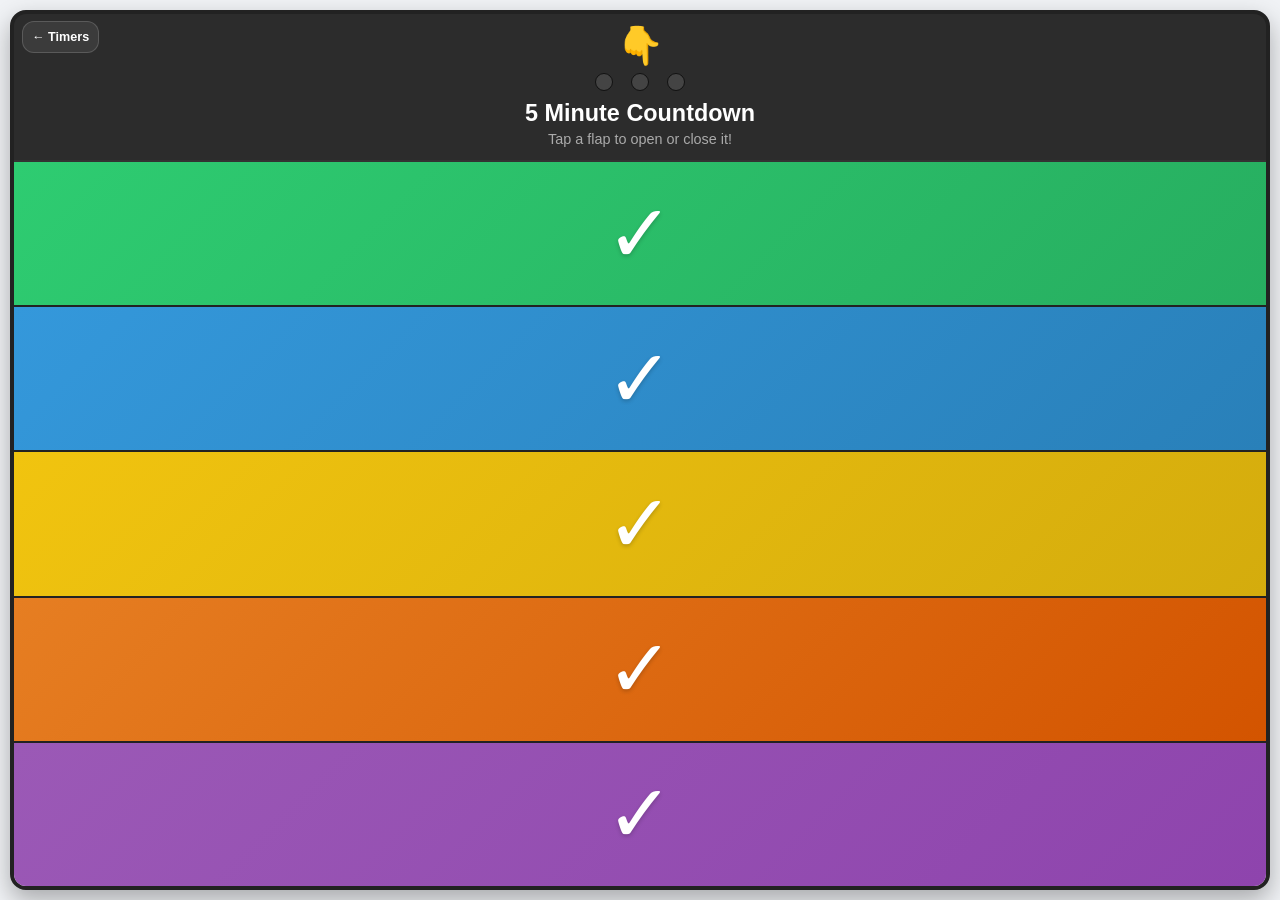
<file: 5min/index.html>
<!DOCTYPE html>
<html lang="en">
<head>
<meta charset="UTF-8">
<meta name="viewport" content="width=device-width, initial-scale=1.0, viewport-fit=cover">
<title>5 Minutes to Go | Conor’s TiSiM Tools</title>
<style>
*, *::before, *::after { box-sizing: border-box; }
html { height: 100%; }
body {
    font-family: Arial, sans-serif;
    background: #f0f2f5;
    display: flex;
    justify-content: center;
    align-items: stretch;
    height: 100vh;
    height: 100dvh;
    margin: 0;
    overflow: hidden;
    overscroll-behavior-y: none;
    padding: max(10px, env(safe-area-inset-top)) max(10px, env(safe-area-inset-right)) max(10px, env(safe-area-inset-bottom)) max(10px, env(safe-area-inset-left));
}
.board {
    display: flex;
    flex-direction: column;
    flex: 1 1 auto;
    min-width: 0;
    min-height: 0;
    width: 100%;
    background: #222; 
    border: 4px solid #222;
    border-radius: 16px;
    overflow: hidden;
    box-shadow: 0 10px 25px rgba(0,0,0,0.3);
}
.header {
    flex: 0 0 auto;
    text-align: center;
    padding: clamp(8px, 1.5dvh, 18px) 12px;
    background: #2c2c2c;
    color: white;
    border-bottom: 2px solid #333;
}

/* Pull-to-refresh feedback floats over the connected countdown board. */
.pull-indicator {
    position: fixed;
    z-index: 20;
    top: max(14px, calc(env(safe-area-inset-top) + 10px));
    left: 50%;
    transform: translate(-50%, -12px);
    opacity: 0;
    pointer-events: none;
    padding: 10px 16px;
    border-radius: 999px;
    color: #fff;
    background: rgba(30, 30, 30, 0.96);
    box-shadow: 0 3px 16px rgba(0, 0, 0, 0.25);
    font: 600 14px Arial, sans-serif;
    white-space: nowrap;
    transition: opacity 0.15s ease, transform 0.15s ease;
}
body.is-pulling .pull-indicator {
    opacity: 1;
    transform: translate(-50%, 0);
}
.board { transition: transform 0.15s ease-out; }
body.is-pulling .board { transition: none; }

/* Keep the original header and all five flaps in one connected panel. */
.header .pointing-hand { font-size: clamp(20px, 4dvh, 36px); line-height: 1; margin-bottom: 5px; }
.header h2 { margin: 7px 0 4px; font-size: clamp(16px, 2.6dvh, 28px); }
.header p { margin: 0; color: #aaa; font-size: clamp(11px, 1.6dvh, 16px); }

/* --- New CSS Glowing Lights Styles --- */
.lights-container {
    display: flex;
    justify-content: center;
    gap: clamp(10px, 2dvh, 20px);
    margin: clamp(5px, 1dvh, 10px) 0;
}
.light {
    width: clamp(13px, 2dvh, 22px);
    height: clamp(13px, 2dvh, 22px);
    border-radius: 50%;
    background: #444; /* Default "Off" state (Dim dark grey) */
    transition: background 0.6s ease, box-shadow 0.6s ease;
    border: 1px solid #111;
}
/* Glowing "On" States */
.light.glow-green {
    background: #2ecc71;
    box-shadow: 0 0 12px #2ecc71, inset 0 0 4px rgba(255,255,255,0.6);
}
.light.glow-yellow {
    background: #f1c40f;
    box-shadow: 0 0 12px #f1c40f, inset 0 0 4px rgba(255,255,255,0.6);
}
.light.glow-red {
    background: #e74c3c;
    box-shadow: 0 0 12px #e74c3c, inset 0 0 4px rgba(255,255,255,0.6);
}

.flap {
    position: relative;
    flex: 1 1 0;
    min-height: 0;
    border-bottom: 2px solid #222;
    perspective: 1000px; 
    cursor: pointer;
    touch-action: manipulation;
}
.flap:focus-visible { outline: 3px solid white; outline-offset: -5px; z-index: 4; }
.flap:last-child {
    border-bottom: none;
}
.content {
    position: absolute;
    inset: 0;
    display: flex;
    flex-direction: column;
    justify-content: center;
    align-items: center;
    color: #222;
    user-select: none;
}
.content .number {
    font-size: clamp(23px, 7.6dvh, 100px);
    line-height: 1;
    font-weight: 900;
}
.content .text {
    font-size: clamp(10px, 1.8dvh, 21px);
    line-height: 1.1;
    margin-top: 4px;
    font-weight: bold;
    text-transform: uppercase;
    letter-spacing: 0.5px;
    opacity: 0.8;
}
.cover {
    position: absolute;
    inset: 0;
    display: flex;
    justify-content: center;
    align-items: center;
    font-size: clamp(28px, 9dvh, 105px);
    color: white;
    text-shadow: 0 2px 4px rgba(0,0,0,0.2);
    user-select: none;
    transition: transform 0.8s cubic-bezier(0.4, 0, 0.2, 1), box-shadow 0.8s;
    transform-origin: left center;
    backface-visibility: hidden; 
    z-index: 2;
}
.cover.open {
    transform: rotateY(-140deg);
    box-shadow: 5px 0 15px rgba(0,0,0,0.4);
}

/* Keep the FINISHED message readable on short landscape screens. */
.f-fin .number { font-size: clamp(19px, 5dvh, 72px); }
@media (max-height: 480px) {
    .header .pointing-hand { display: none; }
    .header { padding: 5px 10px; }
    .header h2 { margin: 4px 0 2px; }
    .header .lights-container { margin: 3px 0; }
    .content .text { margin-top: 1px; }
}
@media (prefers-reduced-motion: reduce) {
    .cover, .light { transition-duration: .01ms; }
}
/* --- Dynamic Color Schemes --- */
.f-4 .content { background: #e8f8f5; color: #1e8449; }
.f-4 .cover { background: linear-gradient(135deg, #2ecc71, #27ae60); }

.f-3 .content { background: #ebf5fb; color: #21618c; }
.f-3 .cover { background: linear-gradient(135deg, #3498db, #2980b9); }

.f-2 .content { background: #fef9e7; color: #b7950b; }
.f-2 .cover { background: linear-gradient(135deg, #f1c40f, #d4ac0d); }

.f-1 .content { background: #fdf2e9; color: #a04000; }
.f-1 .cover { background: linear-gradient(135deg, #e67e22, #d35400); }

.f-fin .content { background: #f5eef8; color: #6c3483; }
.f-fin .cover { background: linear-gradient(135deg, #9b59b6, #8e44ad); }

/* Return to the timer chooser without separating or moving the five flaps. */
.header { position: relative; }
.all-timers { position: absolute; top: 7px; left: 8px; display: inline-flex; align-items: center; justify-content: center; min-height: 32px; padding: 5px 9px; border-radius: 12px; background: #ffffff13; border: 1px solid #ffffff28; color: #fff; font: 600 clamp(11px,1.4dvh,14px) Arial,sans-serif; text-decoration: none; z-index: 3; }
.all-timers:focus-visible { outline: 2px solid white; outline-offset: 2px; }
</style>
</head>
<body>

<div id="pull-indicator" class="pull-indicator" role="status" aria-live="polite">↓ Pull to refresh</div>
<div class="board">
    <div class="header">
        <a href="../timers/" class="all-timers" aria-label="Back to all timers">← Timers</a>
        <div class="pointing-hand">👇</div>
        
        <div class="lights-container" aria-label="Timer lights: green at 1 minute 40 seconds, yellow at 3 minutes 20 seconds, red at 5 minutes">
            <div class="light" id="light1"></div>
            <div class="light" id="light2"></div>
            <div class="light" id="light3"></div>
        </div>

        <h2>5 Minute Countdown</h2>
        <p>Tap a flap to open or close it!</p>
    </div>

    <div class="flap f-4" role="button" tabindex="0" aria-pressed="false" aria-label="Open 4 minutes to go">
        <div class="content">
            <div class="number">4</div>
            <div class="text">minutes to go</div>
        </div>
        <div class="cover">✓</div>
    </div>

    <div class="flap f-3" role="button" tabindex="0" aria-pressed="false" aria-label="Open 3 minutes to go">
        <div class="content">
            <div class="number">3</div>
            <div class="text">minutes to go</div>
        </div>
        <div class="cover">✓</div>
    </div>

    <div class="flap f-2" role="button" tabindex="0" aria-pressed="false" aria-label="Open 2 minutes to go">
        <div class="content">
            <div class="number">2</div>
            <div class="text">minutes to go</div>
        </div>
        <div class="cover">✓</div>
    </div>

    <div class="flap f-1" role="button" tabindex="0" aria-pressed="false" aria-label="Open 1 minute to go">
        <div class="content">
            <div class="number">1</div>
            <div class="text">minute to go</div>
        </div>
        <div class="cover">✓</div>
    </div>

    <div class="flap f-fin" role="button" tabindex="0" aria-pressed="false" aria-label="Open finished">
        <div class="content">
            <div class="number">FINISHED 🎉</div>
            <div class="text">Countdown complete</div>
        </div>
        <div class="cover">✓</div>
    </div>
</div>

<script>
// Lights track actual elapsed time, even when a phone suspends background timers.
const lights = [
    document.getElementById('light1'),
    document.getElementById('light2'),
    document.getElementById('light3')
];
const thresholds = [100, 200, 300];
const colours = ['glow-green', 'glow-yellow', 'glow-red'];
const flaps = document.querySelectorAll('.flap');
const minuteFlap = document.querySelector('.f-1');
const minuteNumber = minuteFlap.querySelector('.number');
const minuteText = minuteFlap.querySelector('.text');
let startedAt = Date.now();
let minuteDeadline = null;
let minuteInterval = null;
let minuteIntroTimeout = null;

function updateLights() {
    const seconds = Math.floor((Date.now() - startedAt) / 1000);
    lights.forEach((light, i) => {
        light.classList.toggle(colours[i], seconds >= thresholds[i]);
    });
}

function cancelMinuteTimer() {
    clearInterval(minuteInterval);
    clearTimeout(minuteIntroTimeout);
    minuteInterval = null;
    minuteIntroTimeout = null;
    minuteDeadline = null;
}

function resetMinuteText() {
    minuteNumber.textContent = '1';
    minuteText.textContent = 'minute to go';
}

function showOneSecondToGo() {
    minuteNumber.textContent = '1';
    minuteText.textContent = 'second to go';
    minuteFlap.setAttribute('aria-label', 'Close 1 second to go');
}

function updateMinuteTimer() {
    if (minuteDeadline === null) return;
    const seconds = Math.max(0, Math.ceil((minuteDeadline - Date.now()) / 1000));
    if (seconds === 0) {
        // Leave the second-last flap open with 1 Second to go showing.
        cancelMinuteTimer();
        showOneSecondToGo();
        return;
    }
    minuteNumber.textContent = seconds;
    minuteText.textContent = seconds === 1 ? 'second to go' : 'seconds to go';
    minuteFlap.setAttribute('aria-label',
        'Close ' + seconds + (seconds === 1 ? ' second to go' : ' seconds to go'));
}

function toggleFlap(flap) {
    const cover = flap.querySelector('.cover');
    const isOpen = cover.classList.toggle('open');
    flap.setAttribute('aria-pressed', String(isOpen));
    // Closing FINISHED resets every flap, all lights and the countdown timer.
    if (flap.classList.contains('f-fin') && !isOpen) {
        restartCountdown();
        return;
    }
    const number = flap.querySelector('.number').textContent.trim();
    flap.setAttribute('aria-label', `${isOpen ? 'Close' : 'Open'} ${flap.classList.contains('f-fin') ? 'finished' : number + (number === '1' ? ' minute' : ' minutes') + ' to go'}`);

    if (flap === minuteFlap) {
        cancelMinuteTimer();
        if (isOpen) {
            // Keep the panel labelled 1 Minute to go while the flap opens.
            // Hold it for 500ms after the opening animation, then start at 60 seconds.
            resetMinuteText();
            minuteFlap.setAttribute('aria-label', 'Close 1 minute to go');
            const flapAnimation = window.matchMedia('(prefers-reduced-motion: reduce)').matches ? 0 : 800;
            minuteIntroTimeout = setTimeout(() => {
                minuteIntroTimeout = null;
                if (!cover.classList.contains('open')) return;
                minuteDeadline = Date.now() + 60_000;
                updateMinuteTimer();
                minuteInterval = setInterval(updateMinuteTimer, 250);
            }, flapAnimation + 500);
        } else {
            resetMinuteText();
            flap.setAttribute('aria-label', 'Open 1 minute to go');
        }
    }
}

let ignoreTouchClicksUntil = 0;
flaps.forEach(flap => {
    flap.addEventListener('click', () => {
        if (Date.now() < ignoreTouchClicksUntil) return;
        toggleFlap(flap);
    });
    flap.addEventListener('keydown', event => {
        if (event.key === 'Enter' || event.key === ' ') {
            event.preventDefault();
            toggleFlap(flap);
        }
    });
});

function restartCountdown() {
    startedAt = Date.now();
    cancelMinuteTimer();
    resetMinuteText();
    flaps.forEach(flap => {
        flap.querySelector('.cover').classList.remove('open');
        flap.setAttribute('aria-pressed', 'false');
        const text = flap.classList.contains('f-fin')
            ? 'finished'
            : flap.querySelector('.number').textContent.trim() + (flap.classList.contains('f-1') ? ' minute' : ' minutes') + ' to go';
        flap.setAttribute('aria-label', 'Open ' + text);
    });
    updateLights();
}

// A full-screen board cannot scroll, so implement the familiar mobile
// pull-to-refresh gesture without opening or closing a flap accidentally.
const board = document.querySelector('.board');
const pullIndicator = document.getElementById('pull-indicator');
const pullThreshold = 100;
let pullStart = null;
let activeTouchId = null;
let isPulling = false;
let refreshInProgress = false;

function resetPullGesture() {
    pullStart = null;
    activeTouchId = null;
    isPulling = false;
    document.body.classList.remove('is-pulling');
    board.style.transform = '';
    pullIndicator.textContent = '↓ Pull to refresh';
}

function getTrackedTouch(touches) {
    return Array.from(touches).find(touch => touch.identifier === activeTouchId);
}

document.addEventListener('touchstart', event => {
    if (refreshInProgress || event.touches.length !== 1 || !event.target.closest('.board')) return;
    const touch = event.touches[0];
    activeTouchId = touch.identifier;
    pullStart = { x: touch.clientX, y: touch.clientY };
    isPulling = false;
}, { passive: true });

document.addEventListener('touchmove', event => {
    if (!pullStart || refreshInProgress || event.touches.length !== 1) return;
    const touch = getTrackedTouch(event.touches);
    if (!touch) return;
    const dx = Math.abs(touch.clientX - pullStart.x);
    const dy = touch.clientY - pullStart.y;
    if (!isPulling) {
        if (dy <= 10 || dy < dx * 1.2) return;
        isPulling = true;
        document.body.classList.add('is-pulling');
    }
    // Suppress native overscroll/bounce and click generation during a pull.
    if (event.cancelable) event.preventDefault();
    ignoreTouchClicksUntil = Date.now() + 500;
    const distance = Math.max(0, dy);
    board.style.transform = `translateY(${Math.min(55, distance * 0.32)}px)`;
    pullIndicator.textContent = distance >= pullThreshold
        ? '↻ Release to refresh' : '↓ Pull to refresh';
}, { passive: false });

document.addEventListener('touchend', event => {
    if (!pullStart) return;
    const touch = getTrackedTouch(event.changedTouches);
    if (!touch) return;
    const dy = touch.clientY - pullStart.y;
    const shouldRefresh = isPulling && dy >= pullThreshold;
    resetPullGesture();
    if (shouldRefresh && !refreshInProgress) {
        refreshInProgress = true;
        pullIndicator.textContent = '↻ Refreshing…';
        document.body.classList.add('is-pulling');
        // Reload the webpage itself; this also resets all flaps and lights.
        window.location.reload();
    }
}, { passive: true });

document.addEventListener('touchcancel', resetPullGesture, { passive: true });

setInterval(() => {
    updateLights();
    updateMinuteTimer();
}, 250);
document.addEventListener('visibilitychange', () => {
    updateLights();
    updateMinuteTimer();
});
window.addEventListener('pageshow', event => {
    if (event.persisted) restartCountdown();
    else updateLights();
});
updateLights();
</script>

</body>
</html>
</file>
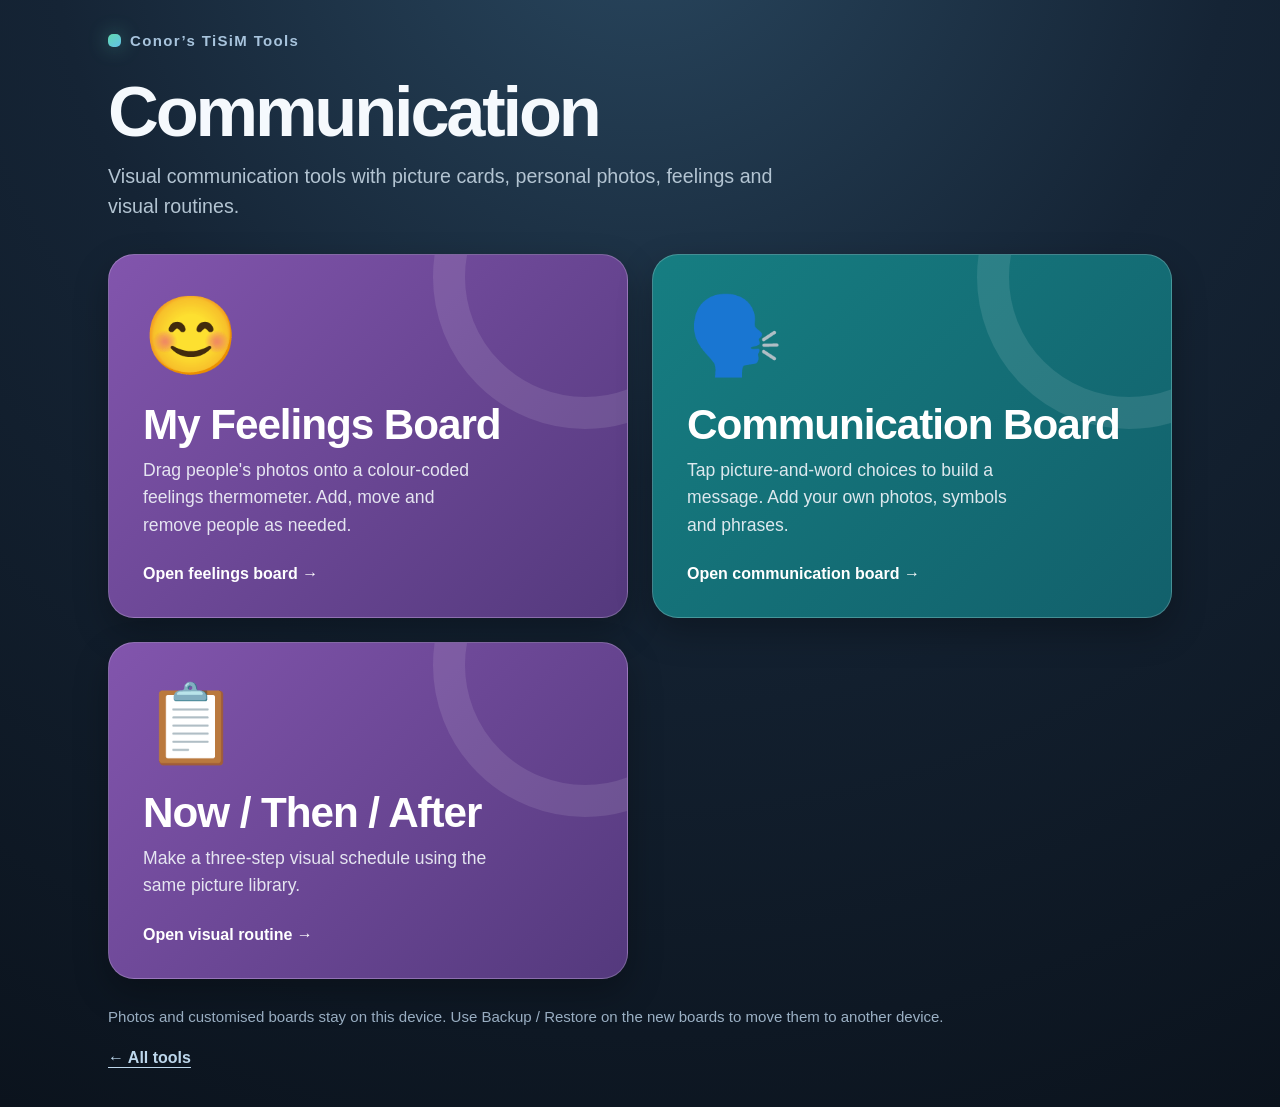
<file: communication/index.html>
<!DOCTYPE html>
<html lang="en">
<head>
<meta charset="UTF-8">
<meta name="viewport" content="width=device-width, initial-scale=1, viewport-fit=cover">
<meta name="theme-color" content="#0c141d">
<title>Communication | Conor’s TiSiM Tools</title>
<style>
:root {font-family:-apple-system,BlinkMacSystemFont,"Segoe UI",Arial,sans-serif;color-scheme:dark}
*{box-sizing:border-box}
body{margin:0;min-height:100vh;min-height:100dvh;background:radial-gradient(circle at 50% -10%,#29475f 0,#152435 43%,#0b131d 100%);color:#f5f9fd}
main{width:min(1100px,100%);margin:0 auto;padding:max(32px,env(safe-area-inset-top)) max(18px,env(safe-area-inset-right)) max(40px,env(safe-area-inset-bottom)) max(18px,env(safe-area-inset-left))}
.brand{display:inline-flex;align-items:center;gap:9px;color:#a8c4dd;font-size:clamp(12px,1.7vw,15px);font-weight:800;letter-spacing:.09em;text-decoration:none}
.brand-dot{width:13px;height:13px;border-radius:5px;background:linear-gradient(145deg,#61d9b0,#63c1e8);box-shadow:0 0 20px #5ccfae77}
h1{font-size:clamp(2.3rem,7vw,4.4rem);line-height:1.05;letter-spacing:-.045em;margin:24px 0 12px}
.intro{color:#b3c4d2;font-size:clamp(1.03rem,2vw,1.23rem);line-height:1.55;margin:0 0 32px;max-width:710px}
.grid{display:grid;grid-template-columns:repeat(2,minmax(0,1fr));gap:clamp(14px,2vw,24px)}
.card{display:flex;flex-direction:column;min-height:280px;padding:clamp(22px,3vw,34px);border-radius:26px;border:1px solid #ffffff35;color:#fff;text-decoration:none;box-shadow:0 14px 34px #0004;position:relative;overflow:hidden;transition:transform .18s ease,border-color .18s ease,box-shadow .18s ease}
.card:after{content:"";width:240px;height:240px;position:absolute;right:-110px;top:-130px;border:32px solid #ffffff1a;border-radius:50%;pointer-events:none}
.card:hover,.card:focus-visible{transform:translateY(-4px);border-color:#fff9;box-shadow:0 20px 45px #0006}
.card:focus-visible{outline:3px solid white;outline-offset:3px}
.card.teal{background:linear-gradient(135deg,#167e82,#12606b)}
.card.violet{background:linear-gradient(135deg,#8255ad,#54397d)}
.card-icon{font-size:clamp(2.8rem,6vw,4.8rem);line-height:1.2;display:block;margin-bottom:20px}
.card-title{font-size:clamp(1.8rem,3.3vw,2.7rem);font-weight:850;letter-spacing:-.025em}
.card-description{margin-top:8px;line-height:1.55;max-width:350px;color:#f1f4f9e8;font-size:clamp(.95rem,1.8vw,1.1rem)}
.card-go{margin-top:auto;padding-top:26px;font-size:1rem;font-weight:800}
.footer{margin:26px 0 0;color:#9cb1c5;font-size:.94rem;line-height:1.6}
.back{display:inline-block;margin-top:20px;color:#bdd7ec;font-weight:700;text-underline-offset:4px}
@media(max-width:660px){.grid{grid-template-columns:1fr}.card{min-height:215px;border-radius:21px}.card-icon{margin-bottom:9px}.card-go{padding-top:15px}}
@media(prefers-reduced-motion:reduce){.card{transition:none}}

/* Native-feeling mobile pull to refresh on directory landing pages. */
.pull-refresh-hint {
  position: fixed; z-index: 999; left: 50%;
  top: max(10px, env(safe-area-inset-top));
  transform: translate(-50%, -14px);
  opacity: 0; pointer-events: none;
  background: #243e58; color: white; border: 1px solid #b8d5ec66;
  box-shadow: 0 6px 20px #0005;
  padding: 11px 18px; border-radius: 999px;
  font-size: 14px; font-weight: 800; text-align: center;
  white-space: nowrap; transition: opacity .14s ease, transform .14s ease;
}
body.pull-refresh-active .pull-refresh-hint { transform: translate(-50%, 8px); opacity: 1; }
body { overscroll-behavior-y: contain; }
</style>
</head>
<body>
<div class="pull-refresh-hint" id="pullRefreshHint" role="status" aria-live="polite">↓ Pull to refresh</div>
<main>
<a class="brand" href="../" aria-label="Conor’s TiSiM Tools homepage"><span class="brand-dot" aria-hidden="true"></span>Conor’s TiSiM Tools</a>
<h1>Communication</h1>
<p class="intro">Visual communication tools with picture cards, personal photos, feelings and visual routines.</p>
<nav class="grid" aria-label="Communication tools">
  <a class="card violet" href="./feelings/" aria-label="Open My Feelings Board">
    <span class="card-icon" aria-hidden="true">😊</span>
    <span class="card-title">My Feelings Board</span>
    <span class="card-description">Drag people's photos onto a colour-coded feelings thermometer. Add, move and remove people as needed.</span>
    <span class="card-go">Open feelings board →</span>
  </a>
  <a class="card teal" href="./board/" aria-label="Open Communication Board">
    <span class="card-icon" aria-hidden="true">🗣️</span>
    <span class="card-title">Communication Board</span>
    <span class="card-description">Tap picture-and-word choices to build a message. Add your own photos, symbols and phrases.</span>
    <span class="card-go">Open communication board →</span>
  </a>
  <a class="card violet" href="./now-then-after/" aria-label="Open Now Then After Board">
    <span class="card-icon" aria-hidden="true">📋</span>
    <span class="card-title">Now / Then / After</span>
    <span class="card-description">Make a three-step visual schedule using the same picture library.</span>
    <span class="card-go">Open visual routine →</span>
  </a>
</nav>
<p class="footer">Photos and customised boards stay on this device. Use Backup / Restore on the new boards to move them to another device.</p>
<a class="back" href="../">← All tools</a>
</main>
<script>
(() => {
  'use strict';
  const main = document.querySelector('main');
  const hint = document.getElementById('pullRefreshHint');
  const threshold = 100;
  let activeTouch = null;
  let pulling = false;
  let refreshing = false;
  let blockClickUntil = 0;
  let hiding = null;

  function tracked(list) {
    return Array.from(list).find(touch => activeTouch && touch.identifier === activeTouch.id);
  }
  function reset(keepHint = false) {
    activeTouch = null;
    pulling = false;
    main.style.transition = 'transform .18s ease-out';
    main.style.transform = '';
    if (!keepHint) {
      hint.textContent = '↓ Pull to refresh';
      document.body.classList.remove('pull-refresh-active');
    }
  }
  document.addEventListener('touchstart', event => {
    if (refreshing || event.touches.length !== 1 || window.scrollY > 1) return;
    clearTimeout(hiding);
    const touch = event.touches[0];
    activeTouch = { id: touch.identifier, x: touch.clientX, y: touch.clientY };
    pulling = false;
  }, { passive: true });

  document.addEventListener('touchmove', event => {
    if (!activeTouch || refreshing || event.touches.length !== 1) return;
    const touch = tracked(event.touches);
    if (!touch) return;
    const distance = touch.clientY - activeTouch.y;
    const horizontal = Math.abs(touch.clientX - activeTouch.x);
    if (!pulling) {
      if (distance <= 12 || distance < horizontal * 1.25 || window.scrollY > 1) return;
      pulling = true;
      document.body.classList.add('pull-refresh-active');
      main.style.transition = 'none';
    }
    if (event.cancelable) event.preventDefault();
    blockClickUntil = Date.now() + 700;
    main.style.transform = 'translate3d(0,' + Math.min(62, Math.max(0, distance) * .35) + 'px,0)';
    hint.textContent = distance >= threshold ? '↻ Release to refresh' : '↓ Pull to refresh';
  }, { passive: false });

  document.addEventListener('touchend', event => {
    if (!activeTouch) return;
    const touch = tracked(event.changedTouches);
    if (!touch) return;
    const distance = touch.clientY - activeTouch.y;
    const shouldRefresh = pulling && distance >= threshold;
    reset(shouldRefresh);
    if (shouldRefresh) {
      refreshing = true;
      hint.textContent = '↻ Refreshing…';
      // A unique query forces a fresh HTML request even when Safari has cached the page.
      const next = new URL(window.location.href);
      next.searchParams.set('_refresh', String(Date.now()));
      window.location.replace(next.href);
    } else {
      hiding = setTimeout(() => document.body.classList.remove('pull-refresh-active'), 160);
    }
  }, { passive: true });
  document.addEventListener('touchcancel', () => reset(), { passive: true });

  // A completed swipe must never accidentally open a timer or communication card.
  document.addEventListener('click', event => {
    if (Date.now() < blockClickUntil) {
      event.preventDefault();
      event.stopImmediatePropagation();
    }
  }, true);
})();
</script>
</body>
</html>
</file>
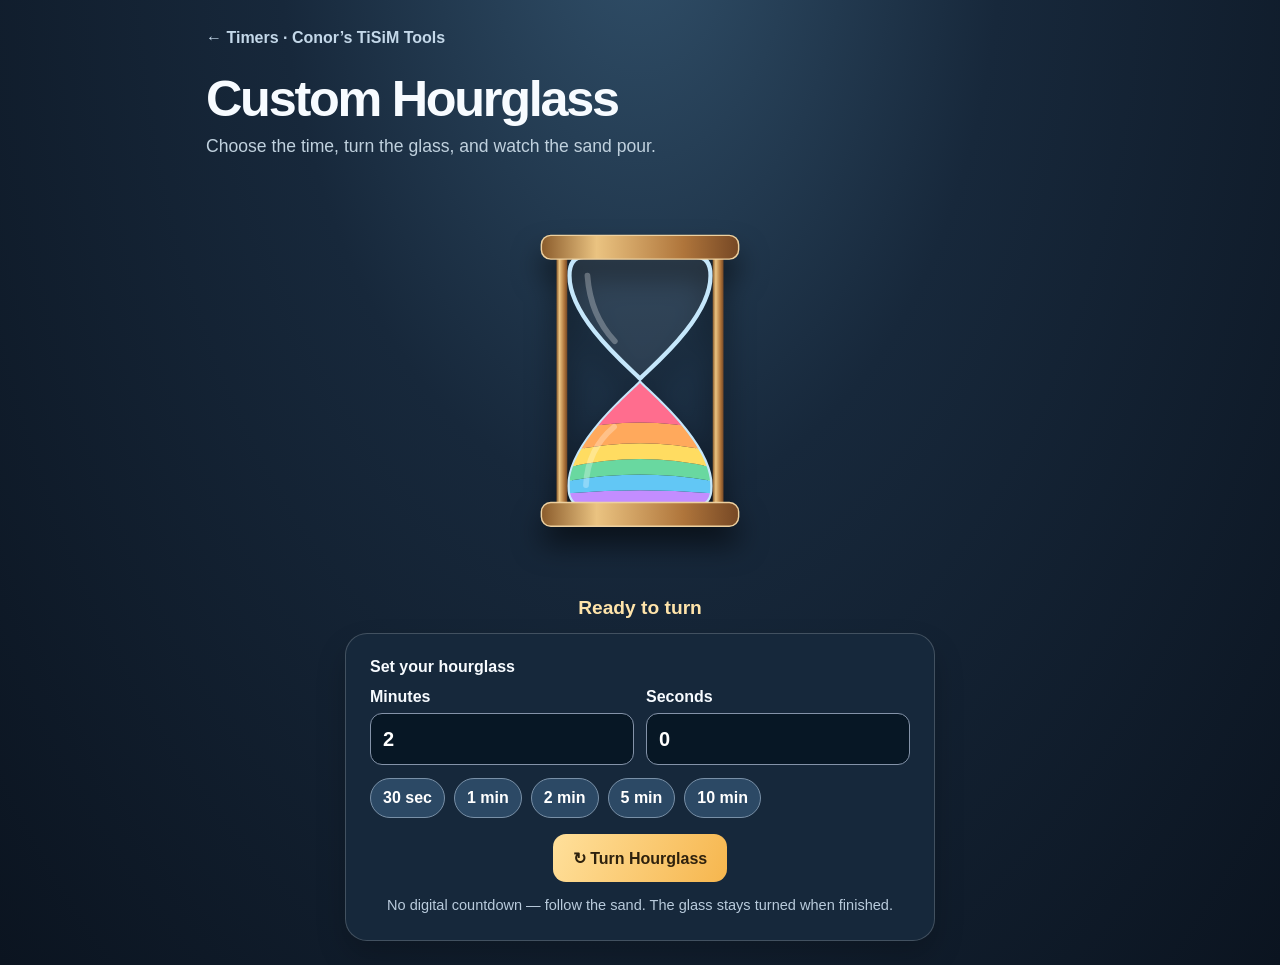
<file: hourglass/index.html>
<!doctype html>
<html lang="en">
<head>
<meta charset="utf-8">
<meta name="viewport" content="width=device-width,initial-scale=1,viewport-fit=cover">
<meta name="theme-color" content="#101b2a">
<title>Custom Hourglass | Conor’s TiSiM Tools</title>
<meta http-equiv="Cache-Control" content="no-cache, no-store, must-revalidate">
<style>
:root{font-family:-apple-system,BlinkMacSystemFont,"Segoe UI",Arial,sans-serif;color-scheme:dark}
*{box-sizing:border-box}
body{margin:0;min-height:100vh;min-height:100dvh;background:radial-gradient(ellipse at 50% -10%,#31506a 0%,#17283b 40%,#0b1420 100%);color:#f7fbff}
main{width:min(900px,100%);min-height:100dvh;margin:auto;padding:max(16px,env(safe-area-inset-top)) max(16px,env(safe-area-inset-right)) max(24px,env(safe-area-inset-bottom)) max(16px,env(safe-area-inset-left));display:flex;flex-direction:column}
.back{align-self:flex-start;display:inline-flex;align-items:center;min-height:44px;color:#c4d8e9;text-decoration:none;font-weight:750}
.back:hover,.back:focus-visible{text-decoration:underline}
h1{font-size:clamp(2rem,5vw,3.15rem);letter-spacing:-.045em;line-height:1.08;margin:12px 0 7px}
.lead{color:#c0d1de;line-height:1.5;margin:0;font-size:clamp(.95rem,1.8vw,1.1rem)}
.stage{flex:1 0 auto;display:flex;align-items:center;justify-content:center;flex-direction:column;gap:8px;min-height:230px;margin:12px 0 8px}
.visual{width:min(360px,85vw,45dvh);min-width:min(182px,80vw);aspect-ratio:500/580;filter:drop-shadow(0 18px 14px #0008)}
.rotator{height:100%;width:100%;transition:transform .95s cubic-bezier(.3,0,.19,1);transform-origin:center}
svg{display:block;width:100%;height:100%}
#sand{transform-origin:250px 290px;transition:none}
#particles{opacity:0}
.running #particles{opacity:1}
.grain{opacity:.95}
.status{font-size:clamp(1rem,2vw,1.2rem);font-weight:800;min-height:28px;text-align:center;color:#ffe4aa}
.panel{margin:0 auto;width:min(590px,100%);padding:clamp(15px,3vw,24px);background:#16283b;border:1px solid #ffffff30;border-radius:22px;box-shadow:0 15px 30px #0003}
.prompt{margin:0 0 12px;font-weight:800}
.fields{display:grid;grid-template-columns:1fr 1fr;gap:12px;margin-bottom:13px}
.field label{display:block;font-weight:700;margin-bottom:7px}
.field input{display:block;width:100%;min-width:0;min-height:52px;padding:11px 12px;background:#071725;color:white;border:1px solid #8493a9;border-radius:12px;font:800 1.25rem Arial,sans-serif;appearance:textfield}
.field input::-webkit-inner-spin-button{appearance:none}
.presets,.buttons{display:flex;flex-wrap:wrap;gap:9px}
.presets{margin:10px 0 16px}
button{font:inherit;cursor:pointer;touch-action:manipulation}
.preset{padding:8px 12px;min-height:40px;background:#2c4965;border:1px solid #7990a7;border-radius:999px;color:white;font-weight:700}
.buttons{justify-content:center}
.button{border:0;border-radius:13px;padding:11px 20px;min-height:48px;font-weight:800}
.primary{color:#2e210d;background:linear-gradient(115deg,#ffe09b,#f6b64e)}
.secondary{background:#354e67;color:white;border:1px solid #ffffff27}
button:hover{filter:brightness(1.13)}
button:focus-visible,a:focus-visible,input:focus-visible{outline:3px solid #fdd68b;outline-offset:2px}
.note{color:#b9cbdc;text-align:center;line-height:1.4;font-size:.91rem;margin:13px 0 0}
.error{color:#ffbcb3;font-weight:750;margin:0 0 10px}
[hidden]{display:none!important}
@media(max-height:720px) and (min-width:650px){.visual{width:min(250px,38dvh)}.stage{margin:4px 0}.panel{padding:14px}}
@media(max-width:480px){.visual{width:min(300px,82vw,42dvh)}h1{margin-top:2px}.panel{padding:15px}.button{width:100%}.stage{margin:5px 0}}
@media(prefers-reduced-motion:reduce){.rotator{transition-duration:.01ms}}
</style>
</head>
<body>
<main>
<a class="back" href="../timers/">← Timers · Conor’s TiSiM Tools</a>
<header><h1>Custom Hourglass</h1><p class="lead">Choose the time, turn the glass, and watch the sand pour.</p></header>
<section class="stage" aria-label="Hourglass">
<div class="visual" id="visual"><div class="rotator" id="rotator">
<svg viewBox="0 0 500 580" role="img" aria-labelledby="glassTitle glassDesc">
<title id="glassTitle">Sand hourglass</title>
<desc id="glassDesc">Rainbow sand forms a natural funnel toward the neck, streams into the growing pile below, and stays in the lower glass when finished.</desc>
<defs>
<linearGradient id="wood"><stop stop-color="#8a5b2b"/><stop offset=".28" stop-color="#eac381"/><stop offset=".72" stop-color="#af753b"/><stop offset="1" stop-color="#764825"/></linearGradient>
<clipPath id="upperClip"><path d="M172 118 Q152 118 152 144 C152 204 238 274 250 287 C262 274 348 204 348 144 Q348 118 328 118 Z"/></clipPath>
<clipPath id="lowerClip"><path d="M250 293 C238 306 152 376 152 436 Q152 462 172 462 H328 Q348 462 348 436 C348 376 262 306 250 293 Z"/></clipPath>
</defs>
<path d="M172 118 Q152 118 152 144 C152 204 238 274 250 287 C262 274 348 204 348 144 Q348 118 328 118 Z" fill="#dff4ff16" stroke="#c5e7fb" stroke-width="6"/>
<path d="M250 293 C238 306 152 376 152 436 Q152 462 172 462 H328 Q348 462 348 436 C348 376 262 306 250 293 Z" fill="#dff4ff16" stroke="#c5e7fb" stroke-width="6"/>
<g id="sand">
<!-- Each band occupies the actual tapered area that remains, so the top
     pile ALWAYS reaches the central neck rather than floating above it. -->
<g id="upperLayers" clip-path="url(#upperClip)">
<path id="upperBand0" fill="#c38dff" d=""/>
<path id="upperBand1" fill="#62c7f5" d=""/>
<path id="upperBand2" fill="#69d8a0" d=""/>
<path id="upperBand3" fill="#ffdc61" d=""/>
<path id="upperBand4" fill="#ffa95c" d=""/>
<path id="upperBand5" fill="#ff6d8e" d=""/>
</g>
<!-- Deposited colour layers accumulate from the bottom with softly mounded surfaces. -->
<g id="lowerLayers" clip-path="url(#lowerClip)">
<path id="lowerBand0" fill="#c38dff" d=""/>
<path id="lowerBand1" fill="#62c7f5" d=""/>
<path id="lowerBand2" fill="#69d8a0" d=""/>
<path id="lowerBand3" fill="#ffdc61" d=""/>
<path id="lowerBand4" fill="#ffa95c" d=""/>
<path id="lowerBand5" fill="#ff6d8e" d=""/>
</g>
<g id="particles" aria-hidden="true">
<line id="sandStream" x1="250" y1="287" x2="250" y2="462" stroke="#c38dff" stroke-width="3.5" stroke-linecap="round"/>
<circle class="grain" cx="248" cy="300" r="2.6" fill="#c38dff" opacity=".9"/>
<circle class="grain" cx="250" cy="316" r="1.8" fill="#c38dff" opacity=".9"/>
<circle class="grain" cx="252" cy="332" r="1.8" fill="#c38dff" opacity=".9"/>
<circle class="grain" cx="248" cy="348" r="2.6" fill="#c38dff" opacity=".9"/>
<circle class="grain" cx="250" cy="364" r="1.8" fill="#c38dff" opacity=".9"/>
<circle class="grain" cx="252" cy="380" r="1.8" fill="#c38dff" opacity=".9"/>
<circle class="grain" cx="248" cy="396" r="2.6" fill="#c38dff" opacity=".9"/>
<circle class="grain" cx="250" cy="412" r="1.8" fill="#c38dff" opacity=".9"/>
<circle class="grain" cx="252" cy="428" r="1.8" fill="#c38dff" opacity=".9"/>
</g>
</g>
<path d="M177 144 Q181 199 215 235 M175 435 Q177 385 214 354" fill="none" stroke="#fff" stroke-width="8" opacity=".28" stroke-linecap="round"/>
<rect x="134" y="98" width="15" height="384" rx="7" fill="url(#wood)"/>
<rect x="351" y="98" width="15" height="384" rx="7" fill="url(#wood)"/>
<rect x="113" y="88" width="274" height="33" rx="13" fill="url(#wood)" stroke="#eed1a0" stroke-width="2"/>
<rect x="113" y="459" width="274" height="33" rx="13" fill="url(#wood)" stroke="#eed1a0" stroke-width="2"/>
</svg></div></div>
<div class="status" id="status" aria-live="polite">Ready to turn</div>
</section>
<section class="panel" aria-label="Hourglass settings and controls">
<div id="setup">
<p class="prompt">Set your hourglass</p>
<div class="fields">
<div class="field"><label for="minutes">Minutes</label><input id="minutes" type="number" min="0" max="180" step="1" inputmode="numeric" value="2"></div>
<div class="field"><label for="seconds">Seconds</label><input id="seconds" type="number" min="0" max="59" step="1" inputmode="numeric" value="0"></div>
</div>
<p id="error" class="error" role="alert" hidden></p>
<div class="presets" aria-label="Time presets">
<button type="button" class="preset" data-preset="30">30 sec</button>
<button type="button" class="preset" data-preset="60">1 min</button>
<button type="button" class="preset" data-preset="120">2 min</button>
<button type="button" class="preset" data-preset="300">5 min</button>
<button type="button" class="preset" data-preset="600">10 min</button>
</div></div>
<div class="buttons">
<button type="button" class="button primary" id="turn">↻ Turn Hourglass</button>
<button type="button" class="button secondary" id="pause" hidden>Pause</button>
<button type="button" class="button primary" id="resume" hidden>Continue</button>
<button type="button" class="button secondary" id="change" hidden>Change time</button>
</div>
<p class="note">No digital countdown — follow the sand. The glass stays turned when finished.</p>
</section></main>
<script>
(() => {
"use strict";
const el=id=>document.getElementById(id);
const visual=el("visual"),rotator=el("rotator"),sandLayer=el("sand");
const upperBands=Array.from({length:6},(_,i)=>el("upperBand"+i));
const lowerBands=Array.from({length:6},(_,i)=>el("lowerBand"+i));
const stream=el("sandStream"),grains=Array.from(document.querySelectorAll("#particles .grain"));
const rainbow=["#c38dff","#62c7f5","#69d8a0","#ffdc61","#ffa95c","#ff6d8e"];
// The lower pile carries its actual SVG colours into the next turn.
// When turned, its bottom becomes the upper chamber's top.
let restingPalette=rainbow.slice();
let pouringPalette=rainbow.slice();
const status=el("status"),setup=el("setup"),minutes=el("minutes"),seconds=el("seconds"),error=el("error");
const turn=el("turn"),pause=el("pause"),resume=el("resume"),change=el("change");
let state="ready",angle=0,duration=120000,remaining=duration,deadline=0,raf=0,flipTimer=0,token=0;
const prefersReducedMotion=window.matchMedia("(prefers-reduced-motion: reduce)");
function show(){
  setup.hidden=state!=="ready";
  turn.hidden=state!=="ready"&&state!=="finished";
  pause.hidden=state!=="running";
  resume.hidden=state!=="paused";
  change.hidden=state==="ready"||state==="turning";
  turn.textContent=state==="finished"?"↻ Turn Again":"↻ Turn Hourglass";
}
function sand(progress,palette=pouringPalette){
 const p=Math.max(0,Math.min(1,progress));
 const compact=n=>Math.round(n*100)/100;
 // The two triangular chambers have different visible heights for the same
 // volume of sand. The TOP surface moves downward toward the neck,
 // while the remaining coloured grains always reach the neck.
 const upperY=remainingVolume=>287-169*Math.sqrt(Math.max(0,remainingVolume));
 // The BOTTOM chamber builds slowly at first from its broad base,
 // then rises, forming a small sloped mound where the stream lands.
 const lowerY=depositedVolume=>293+169*Math.sqrt(Math.max(0,1-depositedVolume));
 const mound=y=>Math.max(0,Math.min(14,(462-y)*.35,(y-293)*.25));
 function topStrip(yTop,yBottom){
  // A shallow dip at the centre gives the draining pile a natural funnel.
  const a=compact(yTop),b=compact(yBottom);
  return "M 140 "+a+" Q 250 "+compact(a+7)+" 360 "+a+
    " L 360 "+b+" Q 250 "+compact(b+7)+" 140 "+b+" Z";
 }
 function bottomStrip(yTop,yBottom){
  const a=compact(yTop),b=compact(yBottom);
  return "M 140 "+a+" Q 250 "+compact(a-2*mound(a))+" 360 "+a+
    " L 360 "+b+" Q 250 "+compact(b-2*mound(b))+" 140 "+b+" Z";
 }
 // A palette is ordered from the bottom of the lower chamber up, or from
 // the neck of the upper chamber up. When the glass flips, reverse that order.
 palette.forEach((colour,i)=>{
  // Update the ACTUAL SVG fill. Previously the palette changed in JS, but the
  // paths retained hard-coded colours, making every turn visually identical.
  upperBands[i].setAttribute("fill",colour);
  lowerBands[i].setAttribute("fill",colour);
  const start=i/6,end=(i+1)/6;
  const upperLo=Math.max(p,start),upperHi=end;
  upperBands[i].setAttribute("d",upperHi>upperLo+1e-9
    ?topStrip(upperY(upperHi-p),upperY(upperLo-p)):"");
  const lowerLo=start,lowerHi=Math.min(p,end);
  lowerBands[i].setAttribute("d",lowerHi>lowerLo+1e-9
    ?bottomStrip(lowerY(lowerHi),lowerY(lowerLo)):"");
 });
 const surface=lowerY(p)-mound(lowerY(p));
 // The thin coloured stream really touches the apex of the growing pile.
 stream.setAttribute("y2",String(compact(surface+1)));
 const activeColor=palette[Math.min(5,Math.floor(Math.max(0,p-0.000001)*6))];
 stream.setAttribute("stroke",activeColor);
 const distance=Math.max(0,surface-290);
 const cycle=(Date.now()%800)/800;
 grains.forEach((grain,i)=>{
  const along=(cycle+i/grains.length)%1;
  grain.setAttribute("cy",String(compact(289+along*distance)));
  grain.setAttribute("cx",String(compact(250+Math.sin((along*12+i*0.9))*2.1)));
  grain.setAttribute("fill",activeColor);
 });
}
function stop(){
 token++;clearTimeout(flipTimer);cancelAnimationFrame(raf);
 raf=0;flipTimer=0;deadline=0;visual.classList.remove("running");
}
function renderRestingPose(){
 // Ready and finished use precisely the same physical pile and glass angle.
 // Don't flip back or silently revert the settled colours.
 visual.classList.remove("running");
 sand(1,restingPalette);
}
function finished(){
 state="finished";remaining=0;deadline=0;raf=0;
 restingPalette=pouringPalette.slice();
 renderRestingPose();
 status.textContent="All the sand has fallen!";
 show();
 // No automatic rotation or resetting at completion.
}
function tick(){
 if(state!=="running")return;
 remaining=Math.max(0,deadline-Date.now());
 sand(1-remaining/duration);
 if(remaining<=0){finished();return}
 raf=requestAnimationFrame(tick);
}
function readDuration(){
 const m=Number(minutes.value),s=Number(seconds.value);
 if(minutes.value.trim()===""||seconds.value.trim()===""||!Number.isInteger(m)||!Number.isInteger(s)||m<0||m>180||s<0||s>59||(m===0&&s===0))return null;
 return 1000*(m*60+s);
}
function start(){
 if(state!=="ready"&&state!=="finished")return;
 if(state==="ready"){
  const value=readDuration();
  if(value===null){error.textContent="Please enter 1 second to 180 minutes 59 seconds.";error.hidden=false;return}
  duration=value;error.hidden=true;
 }
 // Turning a finished (or ready) glass reverses the physical stack:
 // the topmost colour in the lower chamber is the first to pour next.
 pouringPalette=restingPalette.slice().reverse();
 stop();remaining=duration;state="turning";show();status.textContent="Turning the hourglass…";
 angle+=180;rotator.style.transform="rotate("+angle+"deg)";
 const current=token;
 flipTimer=setTimeout(()=>{
  if(current!==token||state!=="turning")return;
  // Sand rotates naturally with the glass, then stays upright to flow down.
  sandLayer.style.transform="rotate("+(-angle)+"deg)";
  sand(0,pouringPalette);state="running";deadline=Date.now()+remaining;
  visual.classList.add("running");status.textContent="Sand is flowing…";
  show();tick();
 },prefersReducedMotion.matches?25:990);
}
function hold(){
 if(state!=="running")return;
 remaining=Math.max(0,deadline-Date.now());cancelAnimationFrame(raf);raf=0;
 if(remaining<=0){finished();return}
 state="paused";visual.classList.remove("running");status.textContent="Sand paused";show();
}
function proceed(){
 if(state!=="paused")return;
 state="running";deadline=Date.now()+remaining;visual.classList.add("running");
 status.textContent="Sand is flowing…";show();tick();
}
function editTime(){
 stop();state="ready";renderRestingPose();remaining=duration;status.textContent="Ready to turn";show();
}
turn.addEventListener("click",start);
pause.addEventListener("click",hold);
resume.addEventListener("click",proceed);
change.addEventListener("click",editTime);
document.querySelectorAll("[data-preset]").forEach(button=>button.addEventListener("click",()=>{
 const total=Number(button.dataset.preset);minutes.value=String(Math.floor(total/60));seconds.value=String(total%60);error.hidden=true;
}));
document.addEventListener("visibilitychange",()=>{
 if(!document.hidden&&state==="running"){cancelAnimationFrame(raf);tick()}
});
window.addEventListener("pageshow",event=>{
 if(event.persisted&&state==="running"){cancelAnimationFrame(raf);tick()}
});
renderRestingPose();show();
})();
</script>
</body></html>
</file>
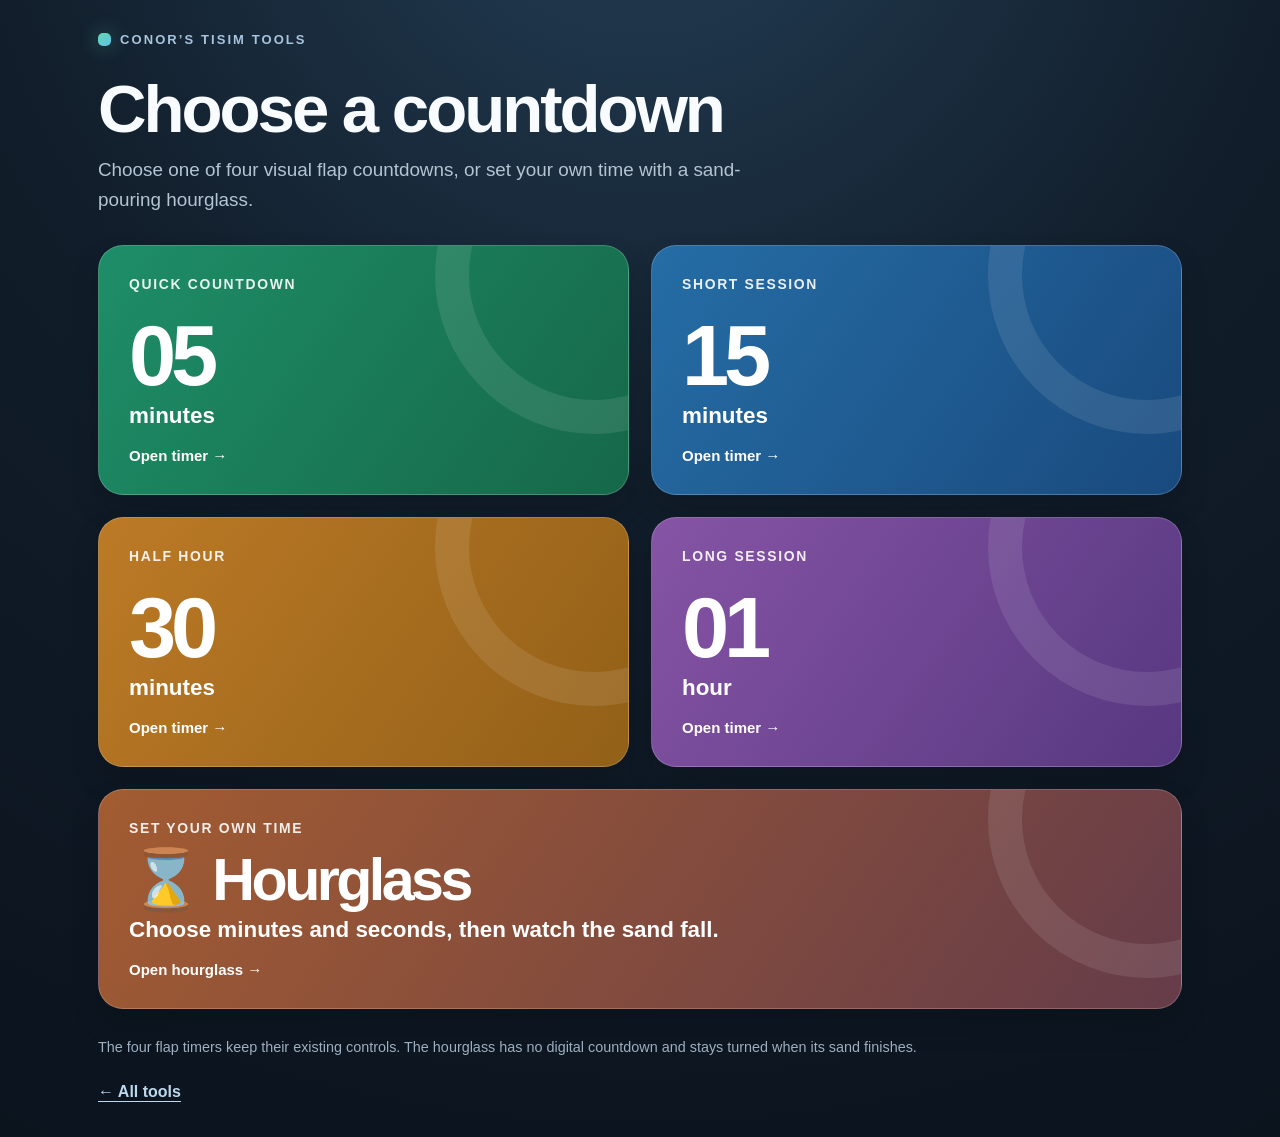
<file: timers/index.html>
<!DOCTYPE html>
<html lang="en">
<head>
<meta charset="UTF-8">
<meta name="viewport" content="width=device-width, initial-scale=1, viewport-fit=cover">
<meta name="theme-color" content="#0c141d">
<title>Timers | Conor’s TiSiM Tools</title>
<style>
* { box-sizing: border-box; }
:root { color-scheme: dark; font-family: -apple-system, BlinkMacSystemFont, "Segoe UI", Arial, sans-serif; }
body { margin: 0; min-height: 100vh; min-height: 100dvh; background: radial-gradient(circle at 50% -15%, #243f56 0, #111d2a 46%, #0b131d 100%); color: #f8fbff; }
main { max-width: 1120px; margin: 0 auto; padding: max(32px, env(safe-area-inset-top)) max(18px, env(safe-area-inset-right)) max(36px, env(safe-area-inset-bottom)) max(18px, env(safe-area-inset-left)); }
.brand { display: inline-flex; align-items: center; gap: 9px; color: #a8c4dd; font-size: 13px; font-weight: 800; letter-spacing: .16em; text-transform: uppercase; }
.brand-dot { width: 13px; height: 13px; border-radius: 5px; background: linear-gradient(145deg, #61d9b0, #63c1e8); box-shadow: 0 0 20px #5ccfae77; }
h1 { font-size: clamp(2.1rem, 6vw, 4.2rem); letter-spacing: -.045em; margin: 23px 0 10px; line-height: 1.07; }
.intro { color: #b3c4d2; max-width: 660px; font-size: clamp(1rem, 2vw, 1.18rem); line-height: 1.6; margin: 0 0 30px; }
.grid { display: grid; grid-template-columns: repeat(2, minmax(0,1fr)); gap: clamp(14px, 2vw, 22px); }
.card { position: relative; display: flex; flex-direction: column; min-height: 245px; padding: clamp(22px, 3vw, 30px); border-radius: 25px; color: white; text-decoration: none; border: 1px solid #ffffff30; box-shadow: 0 15px 30px #00000023; overflow: hidden; transition: transform .18s ease, border-color .18s ease, box-shadow .18s ease; }
.card::after { content: ''; position: absolute; width: 250px; height: 250px; border-radius: 50%; right: -125px; top: -130px; border: 34px solid #ffffff18; pointer-events: none; }
.card:hover, .card:focus-visible { transform: translateY(-4px); border-color: #ffffffa0; box-shadow: 0 20px 45px #00000045; }
.card:focus-visible { outline: 3px solid white; outline-offset: 3px; }
.card.green { background: linear-gradient(125deg, #1e8e68, #166849); }
.card.blue { background: linear-gradient(125deg, #256da5, #194a7e); }
.card.gold { background: linear-gradient(125deg, #bc7a26, #926018); }
.card.purple { background: linear-gradient(125deg, #8654a5, #573880); }
.card.hourglass { background: linear-gradient(125deg,#a35c31,#653c49); grid-column: 1 / -1; min-height: 215px; }
.card.hourglass .card-time { font-size: clamp(2.5rem, 5.5vw, 3.7rem); margin: 14px 0 8px; }
@media (max-width:650px) { .card.hourglass { min-height: 190px; } }
.card-eyebrow { font-size: .87rem; font-weight: 700; letter-spacing: .12em; text-transform: uppercase; opacity: .9; }
.card-time { font-size: clamp(3.2rem, 8vw, 5.3rem); font-weight: 850; letter-spacing: -.06em; line-height: 1; margin: 22px 0 4px; }
.card-unit { font-size: clamp(1.1rem, 2vw, 1.4rem); font-weight: 700; }
.card-go { font-size: 15px; font-weight: 700; margin-top: auto; padding-top: 18px; }
.footer { margin: 27px 0 0; color: #9eb0c1; font-size: .9rem; line-height: 1.6; }
@media (max-width: 650px) {
 .grid { grid-template-columns: 1fr; }
 .card { min-height: 180px; border-radius: 21px; }
 .card-time { margin: 14px 0 4px; }
}
@media (prefers-reduced-motion: reduce) { .card { transition: none; } }

.brand{text-decoration:none}
.back{display:inline-block;margin-top:24px;color:#bdd7ec;font-weight:700;text-underline-offset:4px}

/* Native-feeling mobile pull to refresh on directory landing pages. */
.pull-refresh-hint {
  position: fixed; z-index: 999; left: 50%;
  top: max(10px, env(safe-area-inset-top));
  transform: translate(-50%, -14px);
  opacity: 0; pointer-events: none;
  background: #243e58; color: white; border: 1px solid #b8d5ec66;
  box-shadow: 0 6px 20px #0005;
  padding: 11px 18px; border-radius: 999px;
  font-size: 14px; font-weight: 800; text-align: center;
  white-space: nowrap; transition: opacity .14s ease, transform .14s ease;
}
body.pull-refresh-active .pull-refresh-hint { transform: translate(-50%, 8px); opacity: 1; }
body { overscroll-behavior-y: contain; }
</style>
</head>
<body>
<div class="pull-refresh-hint" id="pullRefreshHint" role="status" aria-live="polite">↓ Pull to refresh</div>
<main>
    <a class="brand" href="../" aria-label="Conor’s TiSiM Tools homepage"><span class="brand-dot" aria-hidden="true"></span>Conor’s TiSiM Tools</a>
    <h1>Choose a countdown</h1>
    <p class="intro">Choose one of four visual flap countdowns, or set your own time with a sand-pouring hourglass.</p>
    <nav class="grid" aria-label="Choose countdown duration">
        <a class="card green" href="../5min/?version=minute-label-restored" aria-label="Open 5 minute countdown"><span class="card-eyebrow">Quick countdown</span><span class="card-time">05</span><span class="card-unit">minutes</span><span class="card-go">Open timer &rarr;</span></a>
        <a class="card blue" href="../15min/?version=minute-label-restored" aria-label="Open 15 minute countdown"><span class="card-eyebrow">Short session</span><span class="card-time">15</span><span class="card-unit">minutes</span><span class="card-go">Open timer &rarr;</span></a>
        <a class="card gold" href="../30min/?version=minute-label-restored" aria-label="Open 30 minute countdown"><span class="card-eyebrow">Half hour</span><span class="card-time">30</span><span class="card-unit">minutes</span><span class="card-go">Open timer &rarr;</span></a>
        <a class="card purple" href="../1hour/?version=minute-label-restored" aria-label="Open 1 hour countdown"><span class="card-eyebrow">Long session</span><span class="card-time">01</span><span class="card-unit">hour</span><span class="card-go">Open timer &rarr;</span></a>
        <a class="card hourglass" href="../hourglass/?version=physical-colours-3" aria-label="Open custom hourglass timer"><span class="card-eyebrow">Set your own time</span><span class="card-time">⌛ Hourglass</span><span class="card-unit">Choose minutes and seconds, then watch the sand fall.</span><span class="card-go">Open hourglass &rarr;</span></a>
    </nav>
    <p class="footer">The four flap timers keep their existing controls. The hourglass has no digital countdown and stays turned when its sand finishes.</p>
    <a class="back" href="../">← All tools</a>
</main>
<script>
(() => {
  'use strict';
  const main = document.querySelector('main');
  const hint = document.getElementById('pullRefreshHint');
  const threshold = 100;
  let activeTouch = null;
  let pulling = false;
  let refreshing = false;
  let blockClickUntil = 0;
  let hiding = null;

  function tracked(list) {
    return Array.from(list).find(touch => activeTouch && touch.identifier === activeTouch.id);
  }
  function reset(keepHint = false) {
    activeTouch = null;
    pulling = false;
    main.style.transition = 'transform .18s ease-out';
    main.style.transform = '';
    if (!keepHint) {
      hint.textContent = '↓ Pull to refresh';
      document.body.classList.remove('pull-refresh-active');
    }
  }
  document.addEventListener('touchstart', event => {
    if (refreshing || event.touches.length !== 1 || window.scrollY > 1) return;
    clearTimeout(hiding);
    const touch = event.touches[0];
    activeTouch = { id: touch.identifier, x: touch.clientX, y: touch.clientY };
    pulling = false;
  }, { passive: true });

  document.addEventListener('touchmove', event => {
    if (!activeTouch || refreshing || event.touches.length !== 1) return;
    const touch = tracked(event.touches);
    if (!touch) return;
    const distance = touch.clientY - activeTouch.y;
    const horizontal = Math.abs(touch.clientX - activeTouch.x);
    if (!pulling) {
      if (distance <= 12 || distance < horizontal * 1.25 || window.scrollY > 1) return;
      pulling = true;
      document.body.classList.add('pull-refresh-active');
      main.style.transition = 'none';
    }
    if (event.cancelable) event.preventDefault();
    blockClickUntil = Date.now() + 700;
    main.style.transform = 'translate3d(0,' + Math.min(62, Math.max(0, distance) * .35) + 'px,0)';
    hint.textContent = distance >= threshold ? '↻ Release to refresh' : '↓ Pull to refresh';
  }, { passive: false });

  document.addEventListener('touchend', event => {
    if (!activeTouch) return;
    const touch = tracked(event.changedTouches);
    if (!touch) return;
    const distance = touch.clientY - activeTouch.y;
    const shouldRefresh = pulling && distance >= threshold;
    reset(shouldRefresh);
    if (shouldRefresh) {
      refreshing = true;
      hint.textContent = '↻ Refreshing…';
      // A unique query forces a fresh HTML request even when Safari has cached the page.
      const next = new URL(window.location.href);
      next.searchParams.set('_refresh', String(Date.now()));
      window.location.replace(next.href);
    } else {
      hiding = setTimeout(() => document.body.classList.remove('pull-refresh-active'), 160);
    }
  }, { passive: true });
  document.addEventListener('touchcancel', () => reset(), { passive: true });

  // A completed swipe must never accidentally open a timer or communication card.
  document.addEventListener('click', event => {
    if (Date.now() < blockClickUntil) {
      event.preventDefault();
      event.stopImmediatePropagation();
    }
  }, true);
})();
</script>
</body>
</html>
</file>
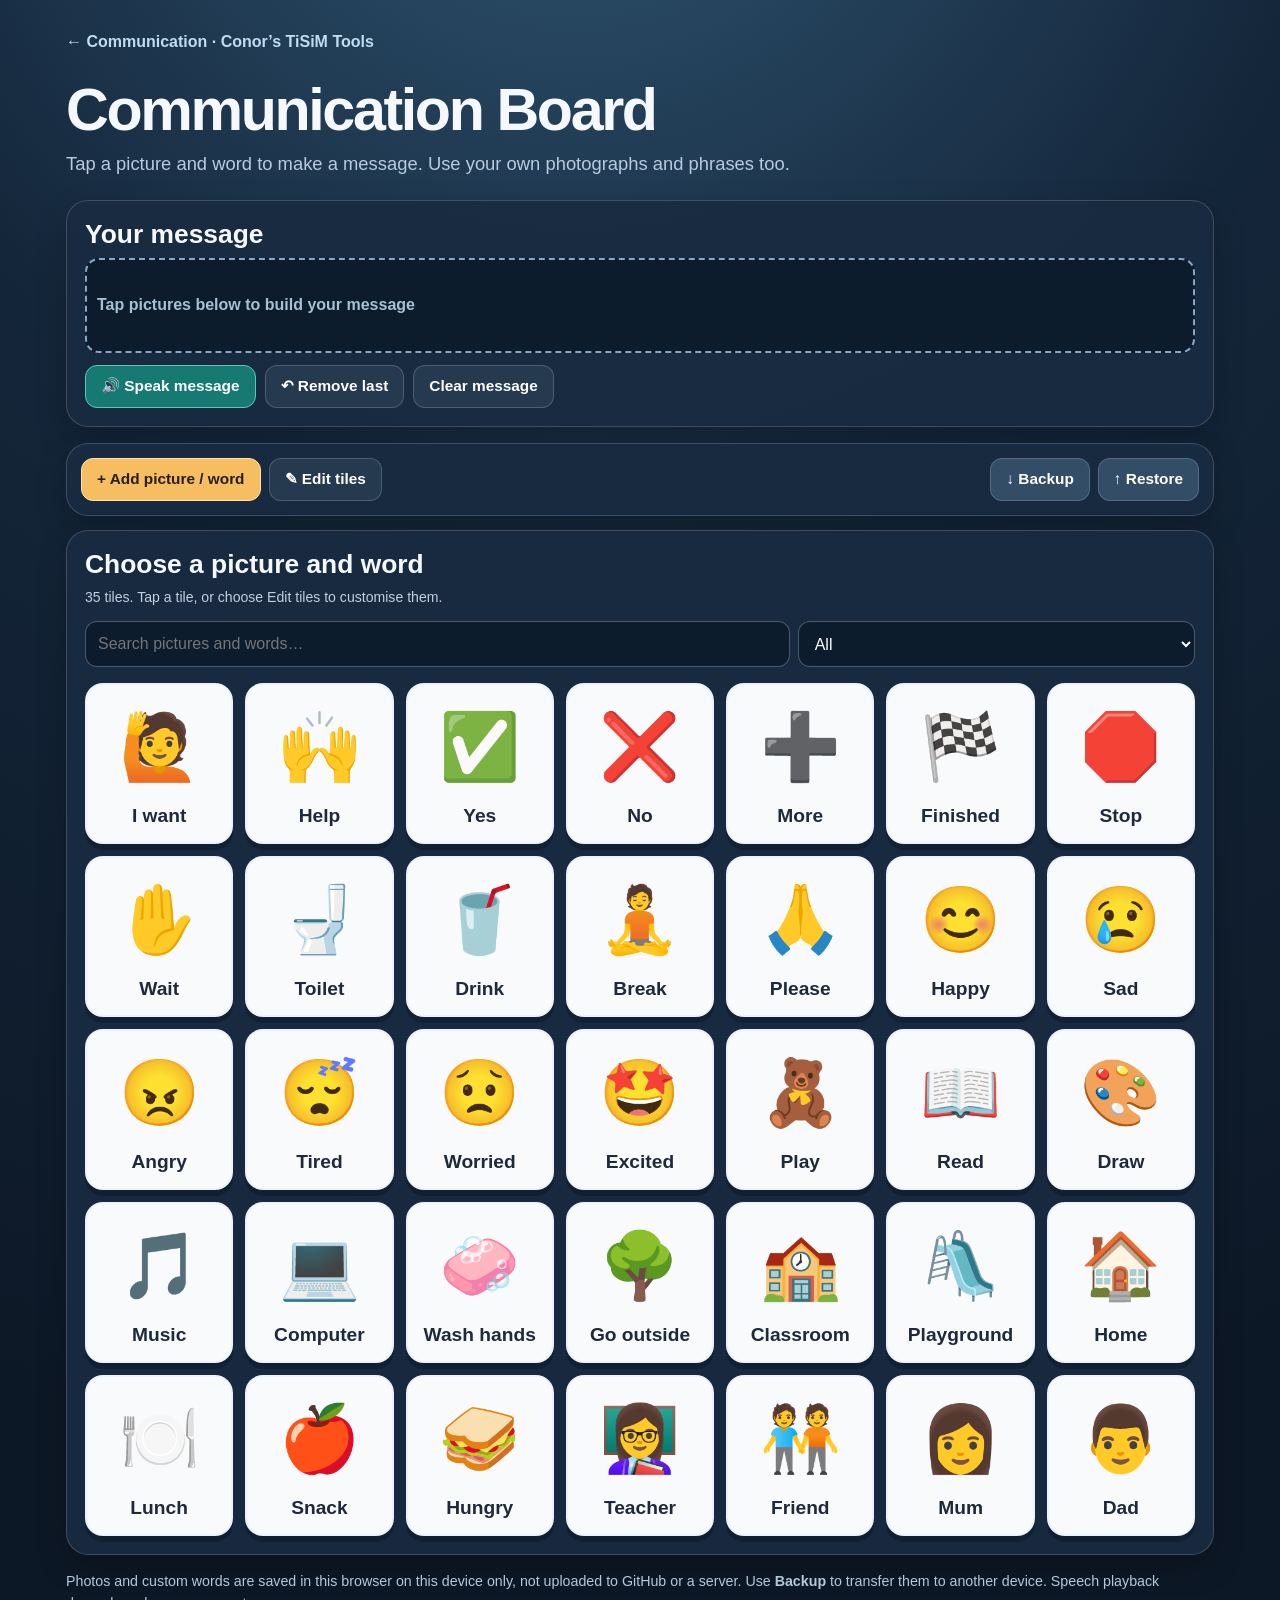
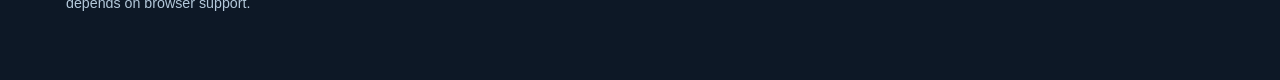
<file: communication/board/index.html>
<!DOCTYPE html>
<html lang="en"><head><meta charset="UTF-8"><meta name="viewport" content="width=device-width,initial-scale=1,viewport-fit=cover">
<meta name="theme-color" content="#0d1826"><title>Communication Board | Conor’s TiSiM Tools</title>
<link rel="stylesheet" href="../visual-tools.css"></head>
<body data-mode="talk">
<main class="shell"><a class="back" href="../">← Communication · Conor’s TiSiM Tools</a>
<h1>Communication Board</h1>
<p class="subtitle">Tap a picture and word to make a message. Use your own photographs and phrases too.</p>
<section class="panel sentence" aria-label="Your message">
<h2>Your message</h2><div class="sentence-bar" id="sentenceStrip" aria-live="polite"></div>
<p class="subhint" id="sentenceText"></p>
<div class="sentence-actions"><button class="btn positive" id="speak">🔊 Speak message</button><button class="btn subtle" id="undoMessage">↶ Remove last</button><button class="btn subtle" id="clearMessage">Clear message</button></div></section>
<section class="panel toolbar" aria-label="Board tools">
<div class="toolbar-left"><button class="btn primary" id="addTile" type="button">+ Add picture / word</button><button class="btn subtle" id="manageTiles" type="button">✎ Edit tiles</button></div>
<div class="toolbar-right"><button class="btn" id="exportAll" type="button">↓ Backup</button><button class="btn" id="importAll" type="button">↑ Restore</button><input id="importFile" type="file" accept=".json,application/json" hidden></div>
</section>
<section class="panel browse" aria-labelledby="chooseTitle">
<div class="browse-head"><div><h2 id="chooseTitle">Choose a picture and word</h2><p class="subhint"><span id="tileTotal"></span> tiles. Tap a tile, or choose Edit tiles to customise them.</p></div></div>
<div class="filters"><input class="field" type="search" id="searchTiles" aria-label="Search tiles" placeholder="Search pictures and words…">
<select class="field" id="filterCategory" aria-label="Filter category"><option>All</option><option>Needs</option><option>Feelings</option><option>Activities</option><option>Places</option><option>Food</option><option>People</option><option>Other</option></select></div>
<div class="tile-grid" id="tileGrid"></div>
</section>
<p class="notice">Photos and custom words are saved in this browser on this device only, not uploaded to GitHub or a server. Use <strong>Backup</strong> to transfer them to another device. Speech playback depends on browser support.</p>
</main><dialog id="tileDialog" aria-labelledby="editHeading">
<form id="tileForm" class="modal-inner">
<h2 id="editHeading">Add picture / word</h2>
<label class="modal-field"><span>Word or phrase *</span><input class="field" id="tileLabel" required maxlength="70" autocomplete="off" placeholder="e.g. Swimming"></label>
<label class="modal-field"><span>Category</span><select class="field" id="tileCategory"><option>Needs</option><option>Feelings</option><option>Activities</option><option>Places</option><option>Food</option><option>People</option><option>Other</option></select></label>
<label class="modal-field"><span>Picture symbol (emoji)</span><input class="field" id="tileEmoji" maxlength="15" autocomplete="off" placeholder="e.g. 🏊"></label>
<label class="modal-field"><span>Or add your own photo</span><input class="field" id="tilePhoto" type="file" accept="image/*"></label>
<label class="modal-field"><input type="checkbox" id="removePhoto"> Remove saved photo</label>
<p class="modal-hint" id="photoNote">Photos are resized and stored only in this browser.</p>
<div class="modal-preview" id="editorPreview"></div>
<div class="modal-actions">
<button type="button" class="btn alert" id="deleteTile" hidden>Delete tile</button>
<button type="button" class="btn subtle" id="cancelEdit">Cancel</button>
<button type="submit" class="btn primary" id="saveTile">Save tile</button>
</div>
</form></dialog>
<div class="feedback" id="feedback" role="status" aria-live="polite" hidden></div><script src="../visual-tools.js" defer></script>
</body></html>
</file>
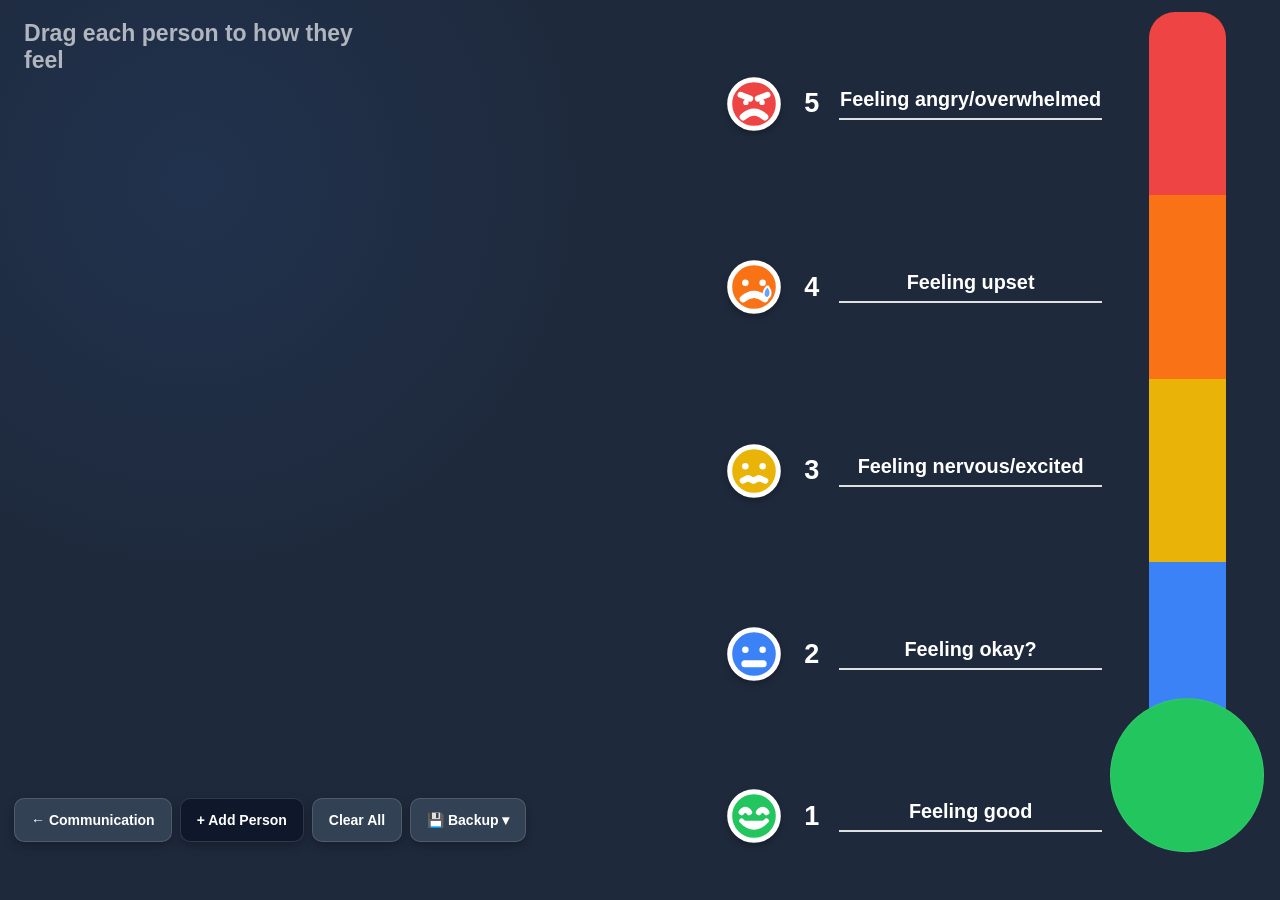
<file: communication/feelings/index.html>
<!DOCTYPE html>
<html lang="en">
<head>
  <meta charset="UTF-8">
  <meta name="viewport" content="width=device-width, initial-scale=1, maximum-scale=1, user-scalable=no, viewport-fit=cover">
  <meta name="theme-color" content="#1e293b">
  <title>My Feelings Board | Conor’s TiSiM Tools</title>
  <style>
    :root {
      --background: #1e293b;
      --panel: #0f172a;
      --text: #ffffff;
      --red: #ef4444;
      --orange: #f97316;
      --yellow: #eab308;
      --blue: #3b82f6;
      --green: #22c55e;
    }

    * { box-sizing: border-box; }

    html, body {
      width: 100%;
      height: 100%;
      margin: 0;
      overflow: hidden;
      background: var(--background);
      color: var(--text);
      font-family: Arial, Helvetica, sans-serif;
      -webkit-user-select: none;
      user-select: none;
      overscroll-behavior: none;
    }

    button, input { font: inherit; }

    #app {
      position: relative;
      display: grid;
      grid-template-areas: "board thermometer";
      grid-template-columns: minmax(180px, 1fr) clamp(360px, 44vw, 620px);
      grid-template-rows: minmax(0, 1fr);
      width: 100dvw;
      height: var(--app-height, 100dvh);
      min-height: 100vh;
      overflow: hidden;
      background:
        radial-gradient(circle at 15% 20%, rgba(59,130,246,.10), transparent 32%),
        var(--background);
    }

    #board {
      position: relative;
      grid-area: board;
      min-width: 0;
      min-height: 0;
      overflow: hidden;
    }

    #board::before {
      content: "Drag each person to how they feel";
      position: absolute;
      top: 20px;
      left: 24px;
      max-width: min(360px, 55vw);
      color: rgba(255,255,255,.65);
      font-size: clamp(15px, 1.8vw, 24px);
      font-weight: 700;
      pointer-events: none;
    }

    #thermometer-side {
      position: relative;
      z-index: 5;
      display: flex;
      grid-area: thermometer;
      flex-direction: column;
      width: 100%;
      height: 100%;
      min-width: 0;
      min-height: 0;
      padding:
        max(12px, env(safe-area-inset-top))
        max(16px, env(safe-area-inset-right))
        max(14px, env(safe-area-inset-bottom))
        6px;
      background: linear-gradient(90deg, rgba(30,41,59,.2), var(--background) 14%);
    }

    #stem-container {
      display: flex;
      flex: 1 1 auto;
      flex-direction: column;
      width: 100%;
      min-height: 0;
    }

    .gauge-row,
    .green-container {
      display: grid;
      grid-template-columns: 62px 38px minmax(150px, 1fr) 84px;
      align-items: center;
      width: 100%;
      gap: 8px;
    }

    .gauge-row {
      flex: 1 1 0;
      min-height: 0;
    }

    .face-icon {
      width: 54px;
      height: 54px;
      justify-self: center;
      filter: drop-shadow(0 3px 3px rgba(0,0,0,.25));
    }

    .face-icon circle,
    .face-icon path,
    .face-icon line {
      vector-effect: non-scaling-stroke;
    }

    .number {
      color: white;
      font-size: clamp(18px, 2.2vw, 27px);
      font-weight: 800;
      text-align: center;
    }

    .text-container {
      display: flex;
      flex-direction: column;
      align-items: center;
      min-width: 0;
    }

    .text-group {
      width: 100%;
      text-align: center;
    }

    .feeling {
      font-size: clamp(13px, 1.55vw, 20px);
      font-weight: 800;
      line-height: 1.15;
    }

    .action {
      margin-top: 3px;
      font-size: clamp(10px, 1.1vw, 15px);
      line-height: 1.15;
      color: rgba(255,255,255,.9);
    }

    .line {
      width: 100%;
      height: 2px;
      margin-top: 7px;
      background: white;
      opacity: .85;
    }

    .bar-segment {
      width: 100%;
      height: calc(100% + 1px);
      min-height: 0;
    }

    .red { background: var(--red); border-radius: 26px 26px 0 0; }
    .orange { background: var(--orange); }
    .yellow { background: var(--yellow); }
    .blue { background: var(--blue); }

    .green-container {
      flex: 0 0 auto;
      min-height: 140px;
    }

    .green {
      width: clamp(125px, 14vw, 175px);
      aspect-ratio: 1;
      margin-top: -18px;
      justify-self: center;
      border-radius: 50%;
      background: var(--green);
      box-shadow: inset 0 0 0 1px rgba(255,255,255,.08);
    }

    .photo-card {
      position: absolute;
      z-index: 1000;
      width: clamp(70px, 8vw, 100px);
      aspect-ratio: 1;
      border: 4px solid white;
      border-radius: 50%;
      background-color: #334155;
      background-position: center;
      background-repeat: no-repeat;
      background-size: cover;
      box-shadow: 0 5px 12px rgba(0,0,0,.38);
      cursor: grab;
      touch-action: none;
      -webkit-user-drag: none;
    }

    .photo-card.dragging {
      cursor: grabbing;
      transform: scale(1.04);
      box-shadow: 0 8px 20px rgba(0,0,0,.45);
    }

    .photo-card.selected {
      outline: 4px solid rgba(255,255,255,.35);
      outline-offset: 3px;
    }

    #controls {
      position: fixed;
      z-index: 10000;
      left: max(14px, env(safe-area-inset-left));
      bottom: max(14px, env(safe-area-inset-bottom));
      display: flex;
      gap: 8px;
      align-items: center;
      flex-wrap: wrap;
      max-width: calc(100vw - 28px);
    }

    .control-button {
      min-height: 44px;
      padding: 10px 16px;
      border: 1px solid rgba(255,255,255,.14);
      border-radius: 10px;
      background: var(--panel);
      color: white;
      font-size: 14px;
      font-weight: 800;
      cursor: pointer;
      box-shadow: 0 4px 10px rgba(0,0,0,.25);
    }

    .control-button:active { transform: translateY(1px); }
    .control-button.secondary { background: #334155; }
    .control-button.danger { background: #7f1d1d; }
    .control-button[hidden] { display: none; }

    /* A compact backup menu avoids covering the board on smaller iPhones. */
    .backup-menu { position: relative; }
    .backup-menu summary {
      display: flex;
      align-items: center;
      list-style: none;
    }
    .backup-menu summary::-webkit-details-marker { display: none; }
    .backup-menu[open] summary { background: #475569; }
    .backup-actions {
      position: absolute;
      z-index: 10001;
      right: 0;
      bottom: calc(100% + 10px);
      display: flex;
      flex-direction: column;
      gap: 8px;
      width: min(275px, calc(100vw - 28px));
      padding: 12px;
      border: 1px solid #64748b;
      border-radius: 14px;
      background: #0f172a;
      box-shadow: 0 10px 30px rgba(0,0,0,.5);
    }
    .backup-actions .control-button { width: 100%; text-align: left; }
    .backup-help { margin: 2px 0 0; color: #cbd5e1; font-size: 12px; line-height: 1.35; }

    #storage-warning {
      position: fixed;
      z-index: 12000;
      top: 12px;
      left: 50%;
      transform: translateX(-50%);
      max-width: min(560px, calc(100vw - 24px));
      padding: 10px 14px;
      border-radius: 10px;
      background: #7c2d12;
      color: white;
      font-size: 13px;
      text-align: center;
      box-shadow: 0 5px 16px rgba(0,0,0,.35);
    }

    /* Portrait iPads and phones: thermometer on top, open drag area below. */
    @media (orientation: portrait) {
      #app {
        grid-template-areas:
          "thermometer"
          "board";
        grid-template-columns: minmax(0, 1fr);
        grid-template-rows: minmax(350px, 66fr) minmax(170px, 34fr);
      }

      #thermometer-side {
        padding:
          max(8px, env(safe-area-inset-top))
          max(10px, env(safe-area-inset-right))
          4px
          max(4px, env(safe-area-inset-left));
        background: linear-gradient(180deg, var(--background) 86%, rgba(30,41,59,.45));
      }

      .gauge-row,
      .green-container {
        grid-template-columns: clamp(40px, 9vw, 66px) clamp(24px, 6vw, 40px) minmax(120px, 1fr) clamp(55px, 16vw, 105px);
        gap: clamp(3px, 1vw, 9px);
      }

      .green-container { min-height: clamp(82px, 13dvh, 142px); }
      .green { width: clamp(92px, 24vw, 158px); margin-top: -12px; }
      .face-icon { width: clamp(38px, 10vw, 58px); height: clamp(38px, 10vw, 58px); }
      .number { font-size: clamp(16px, 4vw, 25px); }
      .feeling { font-size: clamp(11px, 2.8vw, 18px); }
      .action { font-size: clamp(9px, 2.2vw, 14px); }

      #board::before {
        top: 12px;
        left: max(14px, env(safe-area-inset-left));
        max-width: calc(100vw - 28px);
        font-size: clamp(14px, 3.2vw, 19px);
      }

      #controls {
        left: max(12px, env(safe-area-inset-left));
        bottom: max(12px, env(safe-area-inset-bottom));
      }
    }

    /* Landscape tablets and short browser windows. */
    @media (orientation: landscape) and (max-height: 700px) {
      #app { grid-template-columns: minmax(150px, 1fr) clamp(330px, 52vw, 600px); }
      #thermometer-side { padding: 7px max(10px, env(safe-area-inset-right)) 8px 3px; }

      .gauge-row,
      .green-container {
        grid-template-columns: clamp(42px, 7vh, 56px) clamp(25px, 5vh, 38px) minmax(110px, 1fr) clamp(58px, 12vh, 88px);
        gap: 4px;
      }

      .face-icon { width: clamp(37px, 7.4vh, 52px); height: clamp(37px, 7.4vh, 52px); }
      .green-container { min-height: clamp(76px, 20vh, 126px); }
      .green { width: clamp(82px, 20vh, 132px); margin-top: -10px; }
      .number { font-size: clamp(15px, 3.2vh, 23px); }
      .feeling { font-size: clamp(10px, 2.5vh, 16px); }
      .action { font-size: clamp(8px, 2vh, 12px); }
      .line { margin-top: 4px; }
      #board::before { top: 12px; left: 14px; font-size: clamp(13px, 2.6vh, 17px); }
      .control-button { min-height: 38px; padding: 7px 11px; font-size: 12px; }
    }

    /* Very narrow split-screen mode. */
    @media (max-width: 520px) {
      #app { grid-template-rows: minmax(330px, 70fr) minmax(145px, 30fr); }
      .gauge-row,
      .green-container {
        grid-template-columns: 38px 22px minmax(92px, 1fr) 50px;
        gap: 2px;
      }
      .face-icon { width: 35px; height: 35px; }
      .green-container { min-height: 78px; }
      .green { width: 82px; }
      .number { font-size: 15px; }
      .feeling { font-size: 10px; }
      .action { font-size: 8px; }
      .photo-card { width: 64px; }
      .control-button { padding: 8px 10px; font-size: 12px; }
    }

    /* Extra-short layouts hide secondary wording before anything overlaps. */
    @media (max-height: 430px) {
      .action { display: none; }
      .line { margin-top: 3px; }
      #controls { gap: 5px; }
    }

    @media print {
      #controls, #board::before, #storage-warning { display: none !important; }
    }

    .back-to-communication {
      display: inline-flex;
      align-items: center;
      justify-content: center;
      text-decoration: none;
      white-space: nowrap;
    }

    /* Keep the full thermometer centered, with a narrower coloured stem joining
       the green bulb, which must stay entirely inside the viewport. */
    :root { --bulb-size: clamp(110px, 12vw, 156px); --stem-size: clamp(56px, 6vw, 88px); }
    .gauge-row, .green-container {
      grid-template-columns: 62px 38px minmax(0, 1fr) var(--bulb-size);
    }
    .bar-segment {
      width: var(--stem-size);
      height: calc(100% + 1px);
      justify-self: center;
    }
    .green {
      width: var(--bulb-size);
      height: var(--bulb-size);
      margin-top: -20px;
      justify-self: center;
    }
    /* Position controls within the board when a large monitor has margins. */
    #controls { position: absolute; }

    @media (orientation: portrait) {
      :root { --bulb-size: clamp(96px, 15vw, 152px); --stem-size: clamp(54px, 8vw, 88px); }
      .gauge-row, .green-container {
        grid-template-columns: clamp(40px,9vw,66px) clamp(24px,6vw,40px) minmax(0,1fr) var(--bulb-size);
        gap: clamp(3px,1vw,9px);
      }
      .green { margin-top: -32px; }
    }
    @media (orientation: landscape) and (max-height:700px) {
      :root { --bulb-size: clamp(82px, 17vh, 130px); --stem-size: clamp(50px, 10vh, 78px); }
      .gauge-row, .green-container {
        grid-template-columns: clamp(42px,7vh,56px) clamp(25px,5vh,38px) minmax(0,1fr) var(--bulb-size);
        gap: 4px;
      }
      .green { margin-top: -12px; }
    }
    @media (max-width:520px) {
      :root { --bulb-size: clamp(74px, 22vw, 92px); --stem-size: clamp(42px, 14vw, 56px); }
      .gauge-row, .green-container {
        grid-template-columns: 38px 22px minmax(0,1fr) var(--bulb-size);
        gap:2px;
      }
      .green { width: var(--bulb-size); margin-top:-12px; }
    }
    /* Limit classroom desktop dimensions so 4K/ultrawide monitors don't
       enlarge the board across the full physical display. */
    @media (min-width:1600px) and (min-height:850px) and (orientation:landscape) {
      body { display:flex; align-items:center; justify-content:center; }
      #app {
        width:min(100%,1560px);
        height:min(var(--app-height,100dvh),940px);
        min-height:0;
        border-radius:18px;
        box-shadow:0 24px 70px rgba(0,0,0,.3);
      }
    }

    /* Make the blue stem visibly enter the green bulb across screen sizes.
       Raising the green bulb by a fifth of its diameter creates a substantial
       overlap rather than a square butt-joint at the bottom of the blue stem. */
    .green {
      position: relative;
      z-index: 2;
      transform: translateY(-20%);
    }

    /* Safari's 100vh can exceed the actual visible area. Use the existing
       visualViewport-driven height and lift the controls clear of the bottom. */
    #app { min-height: 0; }
    #controls { bottom: max(58px, calc(env(safe-area-inset-bottom) + 38px)); }
    @media (orientation: portrait) {
      #controls { bottom: max(58px, calc(env(safe-area-inset-bottom) + 38px)); }
    }
  </style>
</head>
<body>
  <main id="app" aria-label="Interactive feelings thermometer">
    <section id="board" aria-label="People area"></section>

    <section id="thermometer-side" aria-label="Feelings thermometer">
      <div id="stem-container">
        <div class="gauge-row">
          <svg class="face-icon" viewBox="0 0 100 100" role="img" aria-label="Angry face">
            <circle cx="50" cy="50" r="45" fill="#ef4444" stroke="#fff" stroke-width="5"/>
            <line x1="25" y1="33" x2="43" y2="40" stroke="#fff" stroke-width="6" stroke-linecap="round"/>
            <line x1="75" y1="33" x2="57" y2="40" stroke="#fff" stroke-width="6" stroke-linecap="round"/>
            <circle cx="35" cy="47" r="5" fill="#fff"/><circle cx="65" cy="47" r="5" fill="#fff"/>
            <path d="M30 74 Q50 56 70 74" fill="none" stroke="#fff" stroke-width="7" stroke-linecap="round"/>
          </svg>
          <div class="number">5</div>
          <div class="text-container">
            <div class="text-group"><div class="feeling">Feeling angry/overwhelmed</div></div>
            <div class="line"></div>
          </div>
          <div class="bar-segment red"></div>
        </div>

        <div class="gauge-row">
          <svg class="face-icon" viewBox="0 0 100 100" role="img" aria-label="Upset face">
            <circle cx="50" cy="50" r="45" fill="#f97316" stroke="#fff" stroke-width="5"/>
            <circle cx="34" cy="42" r="6" fill="#fff"/><circle cx="66" cy="42" r="6" fill="#fff"/>
            <path d="M30 72 Q50 55 70 72" fill="none" stroke="#fff" stroke-width="7" stroke-linecap="round"/>
            <path d="M75 48 C84 59 81 69 74 71 C66 69 65 59 75 48" fill="#60a5fa" stroke="#fff" stroke-width="2"/>
          </svg>
          <div class="number">4</div>
          <div class="text-container">
            <div class="text-group"><div class="feeling">Feeling upset</div></div>
            <div class="line"></div>
          </div>
          <div class="bar-segment orange"></div>
        </div>

        <div class="gauge-row">
          <svg class="face-icon" viewBox="0 0 100 100" role="img" aria-label="Nervous face">
            <circle cx="50" cy="50" r="45" fill="#eab308" stroke="#fff" stroke-width="5"/>
            <circle cx="34" cy="41" r="6" fill="#fff"/><circle cx="66" cy="41" r="6" fill="#fff"/>
            <path d="M29 68 L39 63 L49 68 L59 63 L71 68" fill="none" stroke="#fff" stroke-width="6" stroke-linecap="round" stroke-linejoin="round"/>
          </svg>
          <div class="number">3</div>
          <div class="text-container">
            <div class="text-group"><div class="feeling">Feeling nervous/excited</div></div>
            <div class="line"></div>
          </div>
          <div class="bar-segment yellow"></div>
        </div>

        <div class="gauge-row">
          <svg class="face-icon" viewBox="0 0 100 100" role="img" aria-label="Okay face">
            <circle cx="50" cy="50" r="45" fill="#3b82f6" stroke="#fff" stroke-width="5"/>
            <circle cx="34" cy="42" r="6" fill="#fff"/><circle cx="66" cy="42" r="6" fill="#fff"/>
            <line x1="33" y1="68" x2="67" y2="68" stroke="#fff" stroke-width="7" stroke-linecap="round"/>
          </svg>
          <div class="number">2</div>
          <div class="text-container">
            <div class="text-group"><div class="feeling">Feeling okay?</div></div>
            <div class="line"></div>
          </div>
          <div class="bar-segment blue"></div>
        </div>
      </div>

      <div class="green-container">
        <svg class="face-icon" viewBox="0 0 100 100" role="img" aria-label="Happy face">
          <circle cx="50" cy="50" r="45" fill="#22c55e" stroke="#fff" stroke-width="5"/>
          <path d="M27 43 Q34 34 41 43" fill="none" stroke="#fff" stroke-width="6" stroke-linecap="round"/>
          <path d="M59 43 Q66 34 73 43" fill="none" stroke="#fff" stroke-width="6" stroke-linecap="round"/>
          <path d="M27 59 Q50 83 73 59" fill="#fff" stroke="#fff" stroke-width="5" stroke-linecap="round"/>
        </svg>
        <div class="number">1</div>
        <div class="text-container">
          <div class="text-group"><div class="feeling">Feeling good</div></div>
          <div class="line"></div>
        </div>
        <div class="green"></div>
      </div>
    </section>
  <div id="controls" aria-label="Board controls">
    <a class="control-button secondary back-to-communication" href="../" aria-label="Back to communication tools">← Communication</a>
    <input type="file" id="fileInput" accept="image/*" multiple hidden>
    <button class="control-button" id="addButton" type="button">+ Add Person</button>
    <button class="control-button danger" id="removeButton" type="button" hidden>Remove Selected</button>
    <button class="control-button secondary" id="clearButton" type="button">Clear All</button>
    <details class="backup-menu" id="backupMenu">
      <summary class="control-button secondary">💾 Backup ▾</summary>
      <div class="backup-actions">
        <button class="control-button" id="exportBackupButton" type="button">↓ Export Board</button>
        <button class="control-button secondary" id="importBackupButton" type="button">↑ Import Board</button>
        <p class="backup-help">Includes all processed photos and their positions. Keep your backup file private.</p>
      </div>
    </details>
    <input type="file" id="backupFileInput" accept=".json,application/json" hidden>
  </div>

  </main>

  <div id="storage-warning" hidden></div>

  <script>
    (() => {
      'use strict';

      const STORAGE_KEY = 'standaloneFeelingBoard.people.v1';
      const app = document.getElementById('app');
      const fileInput = document.getElementById('fileInput');
      const addButton = document.getElementById('addButton');
      const removeButton = document.getElementById('removeButton');
      const clearButton = document.getElementById('clearButton');
      const backupMenu = document.getElementById('backupMenu');
      const exportBackupButton = document.getElementById('exportBackupButton');
      const importBackupButton = document.getElementById('importBackupButton');
      const backupFileInput = document.getElementById('backupFileInput');
      const BACKUP_FORMAT = 'conors-tisim-feelings-board';
      const storageWarning = document.getElementById('storage-warning');

      let people = [];
      let selectedId = null;
      let zIndexCounter = 2000;

      function makeId() {
        if (window.crypto && typeof window.crypto.randomUUID === 'function') {
          return window.crypto.randomUUID();
        }
        return 'person-' + Date.now() + '-' + Math.random().toString(16).slice(2);
      }

      function showWarning(message) {
        storageWarning.textContent = message;
        storageWarning.hidden = false;
        window.clearTimeout(showWarning.timer);
        showWarning.timer = window.setTimeout(() => {
          storageWarning.hidden = true;
        }, 5000);
      }

      function savePeople() {
        try {
          localStorage.setItem(STORAGE_KEY, JSON.stringify(people));
        } catch (error) {
          showWarning('The board still works, but this browser could not save the photos permanently.');
        }
      }

      function loadPeople() {
        try {
          const saved = JSON.parse(localStorage.getItem(STORAGE_KEY) || '[]');
          people = Array.isArray(saved) ? saved : [];
        } catch (error) {
          people = [];
        }
      }

      function getPerson(id) {
        return people.find(person => person.id === id);
      }

      function selectCard(id) {
        selectedId = id;
        document.querySelectorAll('.photo-card').forEach(card => {
          card.classList.toggle('selected', card.dataset.id === id);
        });
        removeButton.hidden = !id;
      }

      function clamp(value, minimum, maximum) {
        return Math.max(minimum, Math.min(value, maximum));
      }

      function cardBounds(card) {
        return {
          maxX: Math.max(0, app.clientWidth - card.offsetWidth),
          maxY: Math.max(0, app.clientHeight - card.offsetHeight)
        };
      }

      function positionCardFromSavedLocation(card, person) {
        const bounds = cardBounds(card);
        let x;
        let y;

        if (Number.isFinite(person.rx) && Number.isFinite(person.ry)) {
          x = clamp(person.rx, 0, 1) * bounds.maxX;
          y = clamp(person.ry, 0, 1) * bounds.maxY;
        } else {
          x = clamp(Number(person.x) || 0, 0, bounds.maxX);
          y = clamp(Number(person.y) || 0, 0, bounds.maxY);
          person.rx = bounds.maxX ? x / bounds.maxX : 0;
          person.ry = bounds.maxY ? y / bounds.maxY : 0;
        }

        card.style.left = `${x}px`;
        card.style.top = `${y}px`;
        person.x = x;
        person.y = y;
      }

      function createCard(person) {
        const card = document.createElement('div');
        card.className = 'photo-card';
        card.dataset.id = person.id;
        card.setAttribute('role', 'button');
        card.setAttribute('aria-label', 'Person photo. Drag to a feeling level.');
        card.style.backgroundImage = `url("${person.image.replace(/"/g, '%22')}")`;
        card.style.left = '0px';
        card.style.top = '0px';
        card.style.zIndex = String(person.z || ++zIndexCounter);
        app.appendChild(card);
        setupDrag(card);
        positionCardFromSavedLocation(card, person);
        return card;
      }

      function setupDrag(card) {
        let pointerId = null;
        let offsetX = 0;
        let offsetY = 0;
        let moved = false;

        card.addEventListener('pointerdown', event => {
          if (event.button !== undefined && event.button !== 0) return;
          event.preventDefault();

          pointerId = event.pointerId;
          moved = false;
          card.setPointerCapture(pointerId);
          card.classList.add('dragging');
          selectCard(card.dataset.id);

          zIndexCounter += 1;
          card.style.zIndex = String(zIndexCounter);
          const person = getPerson(card.dataset.id);
          if (person) person.z = zIndexCounter;

          const rect = card.getBoundingClientRect();
          offsetX = event.clientX - rect.left;
          offsetY = event.clientY - rect.top;
        });

        card.addEventListener('pointermove', event => {
          if (event.pointerId !== pointerId) return;
          event.preventDefault();
          moved = true;

          const bounds = cardBounds(card);
          const newX = clamp(event.clientX - offsetX, 0, bounds.maxX);
          const newY = clamp(event.clientY - offsetY, 0, bounds.maxY);

          card.style.left = `${newX}px`;
          card.style.top = `${newY}px`;
        });

        const finishDrag = event => {
          if (event.pointerId !== pointerId) return;

          try { card.releasePointerCapture(pointerId); } catch (_) {}
          pointerId = null;
          card.classList.remove('dragging');

          const person = getPerson(card.dataset.id);
          if (person) {
            const bounds = cardBounds(card);
            person.x = parseFloat(card.style.left) || 0;
            person.y = parseFloat(card.style.top) || 0;
            person.rx = bounds.maxX ? person.x / bounds.maxX : 0;
            person.ry = bounds.maxY ? person.y / bounds.maxY : 0;
            person.z = parseInt(card.style.zIndex, 10) || zIndexCounter;
            savePeople();
          }

          if (!moved) selectCard(card.dataset.id);
        };

        card.addEventListener('pointerup', finishDrag);
        card.addEventListener('pointercancel', finishDrag);
      }

      function rescueCard(card, saveAfter = true, keepRelative = false) {
        const person = getPerson(card.dataset.id);

        if (keepRelative && person) {
          positionCardFromSavedLocation(card, person);
        } else {
          const bounds = cardBounds(card);
          const currentX = parseFloat(card.style.left) || 0;
          const currentY = parseFloat(card.style.top) || 0;
          const newX = clamp(currentX, 0, bounds.maxX);
          const newY = clamp(currentY, 0, bounds.maxY);

          card.style.left = `${newX}px`;
          card.style.top = `${newY}px`;

          if (person) {
            person.x = newX;
            person.y = newY;
            person.rx = bounds.maxX ? newX / bounds.maxX : 0;
            person.ry = bounds.maxY ? newY / bounds.maxY : 0;
          }
        }

        if (saveAfter) savePeople();
      }

      function imageFileToDataUrl(file) {
        return new Promise((resolve, reject) => {
          const reader = new FileReader();
          reader.onerror = () => reject(new Error('Could not read image'));
          reader.onload = () => {
            const image = new Image();
            image.onerror = () => reject(new Error('Could not open image'));
            image.onload = () => {
              const sourceSize = Math.min(image.naturalWidth, image.naturalHeight);
              const sourceX = (image.naturalWidth - sourceSize) / 2;
              const sourceY = (image.naturalHeight - sourceSize) / 2;
              const canvas = document.createElement('canvas');
              canvas.width = 256;
              canvas.height = 256;
              const context = canvas.getContext('2d');
              context.drawImage(image, sourceX, sourceY, sourceSize, sourceSize, 0, 0, 256, 256);
              resolve(canvas.toDataURL('image/jpeg', 0.84));
            };
            image.src = reader.result;
          };
          reader.readAsDataURL(file);
        });
      }

      async function addFiles(files) {
        const list = Array.from(files || []).filter(file => file.type.startsWith('image/'));
        for (const file of list) {
          try {
            const image = await imageFileToDataUrl(file);
            const offset = people.length * 12;
            const startX = clamp(30 + offset, 0, Math.max(0, app.clientWidth - 90));
            const startY = clamp(70 + offset, 0, Math.max(0, app.clientHeight - 90));
            const person = {
              id: makeId(),
              image,
              x: startX,
              y: startY,
              rx: app.clientWidth > 90 ? startX / (app.clientWidth - 90) : 0,
              ry: app.clientHeight > 90 ? startY / (app.clientHeight - 90) : 0,
              z: ++zIndexCounter
            };
            people.push(person);
            createCard(person);
            selectCard(person.id);
            savePeople();
          } catch (error) {
            showWarning(`Could not add ${file.name || 'that image'}.`);
          }
        }
        fileInput.value = '';
      }

      function removeSelected() {
        if (!selectedId) return;
        const card = Array.from(document.querySelectorAll('.photo-card'))
          .find(item => item.dataset.id === selectedId);
        if (card) card.remove();
        people = people.filter(person => person.id !== selectedId);
        selectCard(null);
        savePeople();
      }

      function clearAll() {
        if (people.length === 0) return;
        const confirmed = window.confirm('Remove every person from the board?');
        if (!confirmed) return;
        document.querySelectorAll('.photo-card').forEach(card => card.remove());
        people = [];
        selectCard(null);
        savePeople();
      }


      // Backup files contain processed images and saved locations, never the original full-size uploads.
      function exportBoard() {
        const backup = {
          format: BACKUP_FORMAT,
          version: 1,
          exportedAt: new Date().toISOString(),
          people: people.map(person => ({
            id: person.id,
            image: person.image,
            x: person.x,
            y: person.y,
            rx: person.rx,
            ry: person.ry,
            z: person.z
          }))
        };
        const blob = new Blob([JSON.stringify(backup)], { type: 'application/json' });
        const url = URL.createObjectURL(blob);
        const link = document.createElement('a');
        link.href = url;
        link.download = 'conors-tisim-feelings-board-' + new Date().toISOString().slice(0, 10) + '.json';
        document.body.appendChild(link);
        link.click();
        link.remove();
        backupMenu.open = false;
        // Delay revocation for Safari/iOS, where downloads can start asynchronously.
        window.setTimeout(() => URL.revokeObjectURL(url), 60000);
      }

      function validateBackup(data) {
        if (!data || data.format !== BACKUP_FORMAT || data.version !== 1 ||
            !Array.isArray(data.people) || data.people.length > 100) {
          throw new Error('This is not a valid Conor\u2019s TiSiM Tools Feelings Board backup.');
        }
        const ids = new Set();
        return data.people.map((source, index) => {
          const image = source && source.image;
          if (typeof image !== 'string' || image.length > 1500000 ||
              !/^data:image\/(?:jpeg|png|webp);base64,[a-z0-9+/]+={0,2}$/i.test(image)) {
            throw new Error('Photo ' + (index + 1) + ' in the backup is missing or invalid.');
          }
          let id = typeof source.id === 'string' && source.id.length <= 120 && source.id
            ? source.id : makeId();
          while (ids.has(id)) id = makeId();
          ids.add(id);
          const numeric = (value, fallback) =>
            typeof value === 'number' && Number.isFinite(value) ? value : fallback;
          return {
            id,
            image,
            x: Math.max(0, numeric(source.x, 30)),
            y: Math.max(0, numeric(source.y, 70)),
            rx: clamp(numeric(source.rx, 0.1), 0, 1),
            ry: clamp(numeric(source.ry, 0.1), 0, 1),
            z: Math.max(1, numeric(source.z, 2000 + index))
          };
        });
      }

      function checkImportedImages(imported) {
        return Promise.all(imported.map(person => new Promise((resolve, reject) => {
          const image = new Image();
          image.onload = () => resolve();
          image.onerror = () => reject(new Error('A photo in this backup could not be opened.'));
          image.src = person.image;
        })));
      }

      async function importBoard(file) {
        if (!file) return;
        try {
          if (file.size > 20 * 1024 * 1024) {
            throw new Error('That backup is too large to open safely on this device.');
          }
          const imported = validateBackup(JSON.parse(await file.text()));
          await checkImportedImages(imported);
          const question = people.length
            ? 'Replace the current board (' + people.length + ' photos) with the ' +
              imported.length + ' photos in this backup? Export your current board first if you want to keep it.'
            : 'Restore ' + imported.length + ' photos from this backup?';
          if (!window.confirm(question)) return;

          // Save the replacement BEFORE changing the visible board. Quota errors leave
          // the previous photos and positions untouched, including after a reload.
          try {
            localStorage.setItem(STORAGE_KEY, JSON.stringify(imported));
          } catch (error) {
            throw new Error('Not enough browser storage to restore this backup. Your existing board has not changed.');
          }
          document.querySelectorAll('.photo-card').forEach(card => card.remove());
          people = imported;
          zIndexCounter = 2000;
          people.forEach(person => {
            zIndexCounter = Math.max(zIndexCounter, person.z);
            createCard(person);
          });
          selectCard(null);
          backupMenu.open = false;
          window.alert('Board restored: ' + people.length + ' photos and their saved positions.');
        } catch (error) {
          window.alert(error && error.message
            ? error.message
            : 'Unable to open that backup. Your existing board has not changed.');
        }
      }

      exportBackupButton.addEventListener('click', exportBoard);
      importBackupButton.addEventListener('click', () => backupFileInput.click());
      backupFileInput.addEventListener('change', async event => {
        const file = event.target.files && event.target.files[0];
        try { await importBoard(file); }
        finally { backupFileInput.value = ''; }
      });
      document.addEventListener('pointerdown', event => {
        if (backupMenu.open && !backupMenu.contains(event.target)) backupMenu.open = false;
      });

      addButton.addEventListener('click', () => fileInput.click());
      fileInput.addEventListener('change', event => addFiles(event.target.files));
      removeButton.addEventListener('click', removeSelected);
      clearButton.addEventListener('click', clearAll);

      app.addEventListener('pointerdown', event => {
        if (event.target === app || event.target.id === 'board') selectCard(null);
      });

      function applyViewportSize() {
        const height = window.visualViewport ? window.visualViewport.height : window.innerHeight;
        document.documentElement.style.setProperty('--app-height', `${Math.round(height)}px`);
      }

      function adaptToScreen() {
        applyViewportSize();
        window.requestAnimationFrame(() => {
          document.querySelectorAll('.photo-card').forEach(card => rescueCard(card, false, true));
          savePeople();
        });
      }

      applyViewportSize();
      window.addEventListener('resize', adaptToScreen);
      window.addEventListener('orientationchange', () => window.setTimeout(adaptToScreen, 120));
      if (window.visualViewport) {
        window.visualViewport.addEventListener('resize', adaptToScreen);
      }

      loadPeople();
      people.forEach(person => {
        zIndexCounter = Math.max(zIndexCounter, Number(person.z) || 0);
        createCard(person);
      });
    })();
  </script>
</body>
</html>
</file>
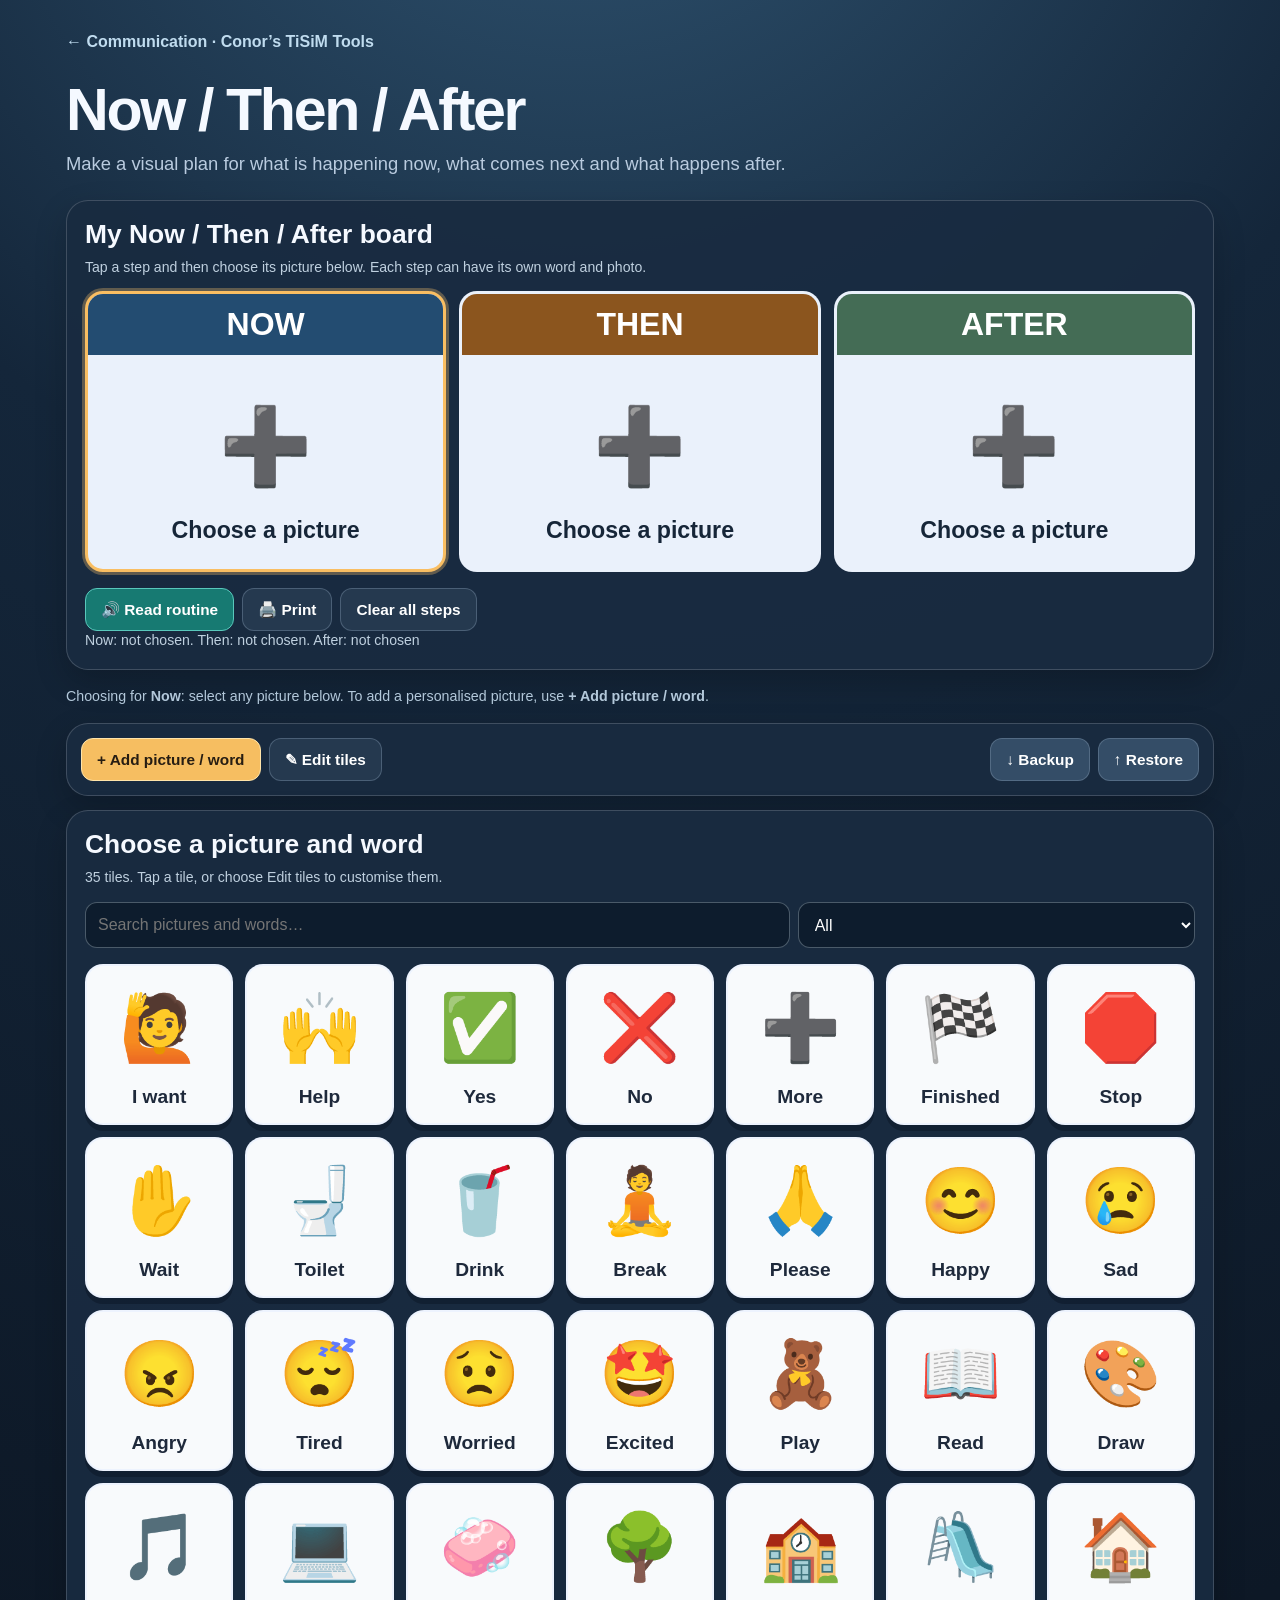
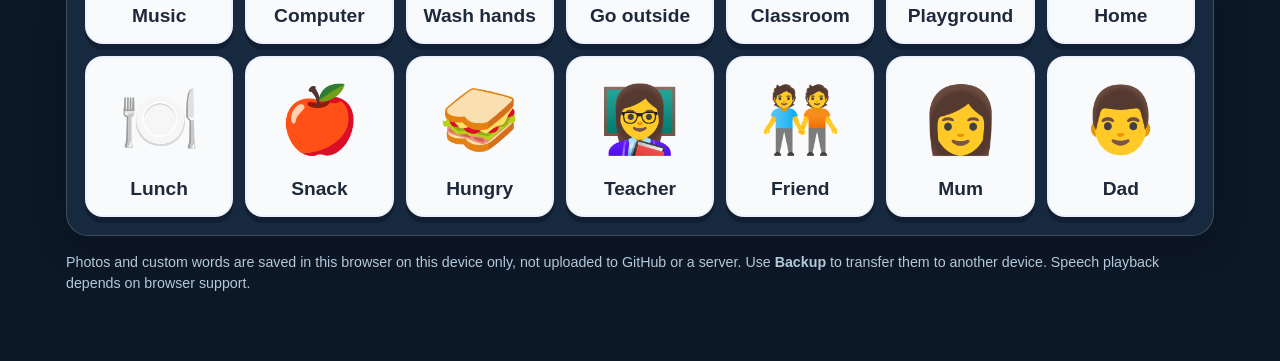
<file: communication/now-then-after/index.html>
<!DOCTYPE html>
<html lang="en"><head><meta charset="UTF-8"><meta name="viewport" content="width=device-width,initial-scale=1,viewport-fit=cover">
<meta name="theme-color" content="#0d1826"><title>Now / Then / After | Conor’s TiSiM Tools</title>
<link rel="stylesheet" href="../visual-tools.css"></head>
<body data-mode="routine">
<main class="shell"><a class="back" href="../">← Communication · Conor’s TiSiM Tools</a>
<h1>Now / Then / After</h1>
<p class="subtitle">Make a visual plan for what is happening now, what comes next and what happens after.</p>
<section class="panel routine" aria-label="Now Then After">
<h2>My Now / Then / After board</h2>
<p class="subhint">Tap a step and then choose its picture below. Each step can have its own word and photo.</p>
<div class="routine-grid">
<div class="slot-card"><div class="slot-head">NOW</div><button type="button" class="slot-select" data-slot="0" aria-label="Choose Now"></button><button type="button" class="slot-clear" data-clear-slot="0">Clear Now</button></div>
<div class="slot-card"><div class="slot-head">THEN</div><button type="button" class="slot-select" data-slot="1" aria-label="Choose Then"></button><button type="button" class="slot-clear" data-clear-slot="1">Clear Then</button></div>
<div class="slot-card"><div class="slot-head">AFTER</div><button type="button" class="slot-select" data-slot="2" aria-label="Choose After"></button><button type="button" class="slot-clear" data-clear-slot="2">Clear After</button></div>
</div><div class="routine-actions"><button class="btn positive" id="readRoutine">🔊 Read routine</button><button class="btn subtle" id="printRoutine">🖨️ Print</button><button class="btn subtle" id="clearRoutine">Clear all steps</button></div>
<p class="subhint" id="routineText" aria-live="polite"></p></section>
<p class="notice">Choosing for <strong id="choosingSlot">Now</strong>: select any picture below. To add a personalised picture, use <strong>+ Add picture / word</strong>.</p>
<section class="panel toolbar" aria-label="Board tools">
<div class="toolbar-left"><button class="btn primary" id="addTile" type="button">+ Add picture / word</button><button class="btn subtle" id="manageTiles" type="button">✎ Edit tiles</button></div>
<div class="toolbar-right"><button class="btn" id="exportAll" type="button">↓ Backup</button><button class="btn" id="importAll" type="button">↑ Restore</button><input id="importFile" type="file" accept=".json,application/json" hidden></div>
</section>
<section class="panel browse" aria-labelledby="chooseTitle">
<div class="browse-head"><div><h2 id="chooseTitle">Choose a picture and word</h2><p class="subhint"><span id="tileTotal"></span> tiles. Tap a tile, or choose Edit tiles to customise them.</p></div></div>
<div class="filters"><input class="field" type="search" id="searchTiles" aria-label="Search tiles" placeholder="Search pictures and words…">
<select class="field" id="filterCategory" aria-label="Filter category"><option>All</option><option>Needs</option><option>Feelings</option><option>Activities</option><option>Places</option><option>Food</option><option>People</option><option>Other</option></select></div>
<div class="tile-grid" id="tileGrid"></div>
</section>
<p class="notice">Photos and custom words are saved in this browser on this device only, not uploaded to GitHub or a server. Use <strong>Backup</strong> to transfer them to another device. Speech playback depends on browser support.</p>
</main><dialog id="tileDialog" aria-labelledby="editHeading">
<form id="tileForm" class="modal-inner">
<h2 id="editHeading">Add picture / word</h2>
<label class="modal-field"><span>Word or phrase *</span><input class="field" id="tileLabel" required maxlength="70" autocomplete="off" placeholder="e.g. Swimming"></label>
<label class="modal-field"><span>Category</span><select class="field" id="tileCategory"><option>Needs</option><option>Feelings</option><option>Activities</option><option>Places</option><option>Food</option><option>People</option><option>Other</option></select></label>
<label class="modal-field"><span>Picture symbol (emoji)</span><input class="field" id="tileEmoji" maxlength="15" autocomplete="off" placeholder="e.g. 🏊"></label>
<label class="modal-field"><span>Or add your own photo</span><input class="field" id="tilePhoto" type="file" accept="image/*"></label>
<label class="modal-field"><input type="checkbox" id="removePhoto"> Remove saved photo</label>
<p class="modal-hint" id="photoNote">Photos are resized and stored only in this browser.</p>
<div class="modal-preview" id="editorPreview"></div>
<div class="modal-actions">
<button type="button" class="btn alert" id="deleteTile" hidden>Delete tile</button>
<button type="button" class="btn subtle" id="cancelEdit">Cancel</button>
<button type="submit" class="btn primary" id="saveTile">Save tile</button>
</div>
</form></dialog>
<div class="feedback" id="feedback" role="status" aria-live="polite" hidden></div><script src="../visual-tools.js" defer></script>
</body></html>
</file>
<file: communication/visual-tools.css>
:root{font-family:-apple-system,BlinkMacSystemFont,"Segoe UI",Arial,sans-serif;color-scheme:dark;--ink:#f5f9ff;--muted:#b9cbdf;--line:#ffffff2b;--panel:#192a40;--bg:#0d1826;--focus:#ffde8c}
*{box-sizing:border-box}
html{scroll-behavior:smooth}body{margin:0;min-height:100vh;min-height:100dvh;background:radial-gradient(circle at 45% -15%,#315775 0,#14263a 37%,var(--bg) 85%);color:var(--ink)}
button,input,select{font:inherit}button{cursor:pointer;touch-action:manipulation}
button:focus-visible,a:focus-visible,input:focus-visible,select:focus-visible{outline:3px solid var(--focus);outline-offset:3px}
[hidden]{display:none!important}
.shell{max-width:1180px;padding:max(20px,env(safe-area-inset-top)) max(16px,env(safe-area-inset-right)) max(50px,env(safe-area-inset-bottom)) max(16px,env(safe-area-inset-left));margin:0 auto}
.back{color:#c0dcef;font-size:clamp(.85rem,1.4vw,1rem);text-decoration:none;font-weight:800;min-height:44px;display:inline-flex;align-items:center}
.back:hover{text-decoration:underline}
h1{font-size:clamp(2rem,5.6vw,3.7rem);letter-spacing:-.04em;line-height:1.08;margin:14px 0 8px}
.subtitle{color:var(--muted);margin:0 0 22px;font-size:clamp(.95rem,1.6vw,1.15rem);line-height:1.5;max-width:850px}
.panel{border:1px solid var(--line);background:#192b41ee;border-radius:22px;box-shadow:0 12px 32px #0003}
.toolbar{display:flex;align-items:center;justify-content:space-between;flex-wrap:wrap;gap:10px;padding:14px;margin:14px 0}
.toolbar-left,.toolbar-right{display:flex;gap:8px;align-items:center;flex-wrap:wrap}
.btn{min-height:43px;padding:10px 15px;border:1px solid #8298b066;border-radius:12px;background:#344d67;color:white;font-weight:800;font-size:clamp(.85rem,1.2vw,.98rem);text-decoration:none;display:inline-flex;align-items:center;justify-content:center;gap:6px}
.btn:hover{filter:brightness(1.12)}.btn.primary{background:#f6be61;color:#271d12;border-color:#ffe4a9}.btn.positive{background:#177a72;border-color:#59c8bc}.btn.subtle{background:#25394f}.btn.alert{background:#853e46;border-color:#dc8190}
.btn.toggled{background:#7553a2;border-color:#b5a0f1}
.label{font-size:.91rem;font-weight:800;letter-spacing:.01em}
.browse{padding:18px}.browse-head{display:flex;flex-wrap:wrap;gap:12px;justify-content:space-between;align-items:center;margin-bottom:14px}
h2{font-size:clamp(1.2rem,2.5vw,1.65rem);margin:0 0 8px}.subhint{color:#bfd0df;font-size:.88rem;margin:0;line-height:1.4}
.filters{display:flex;gap:8px;flex-wrap:wrap;align-items:center;margin-bottom:16px}
.field{padding:11px 12px;min-height:46px;border-radius:12px;background:#0d1c2d;border:1px solid #a5b6c266;color:white;min-width:0}
.filters input{flex:2 1 210px}.filters select{flex:1 1 150px}
.tile-grid{display:grid;grid-template-columns:repeat(auto-fill,minmax(138px,1fr));gap:12px}
.tile-frame{position:relative;min-width:0}
.tile{border:2px solid #e9f1ffb8;background:#f8fafc;color:#1e293b;border-radius:18px;display:flex;flex-direction:column;align-items:center;justify-content:space-between;gap:8px;width:100%;min-height:161px;padding:12px 7px 15px;box-shadow:0 6px 0 #03091449;transition:transform .13s}
.tile:hover{transform:translateY(-2px);border-color:#ffc36e}.tile:active{transform:scale(.98)}
.picture{height:99px;width:99px;max-width:100%;display:flex;align-items:center;justify-content:center;font-size:65px;line-height:1;text-align:center}
.picture img{display:block;width:100%;height:100%;object-fit:cover;border-radius:13px}
.word{font-weight:900;font-size:clamp(1.0rem,1.7vw,1.2rem);line-height:1.15;text-align:center;overflow-wrap:anywhere}
.tile-edit{position:absolute;top:5px;right:5px;border-radius:10px;min-width:48px;min-height:37px;border:1px solid #fff;background:#35304b;color:white;font-weight:800}
.category-tag{display:block;margin-top:7px;color:#a0b3c5;font-size:.8rem}
.sentence{padding:18px;margin-bottom:16px}.sentence-bar{display:flex;gap:10px;flex-wrap:wrap;align-items:center;min-height:95px;border:2px dashed #86a8c6;border-radius:14px;padding:10px;background:#0d1c2d}
.sentence-hint{color:#a6c0d4;font-weight:700}.sentence-chip{display:flex;align-items:center;gap:8px;background:#f4f8fd;color:#1e293b;border:0;border-radius:11px;min-height:60px;padding:8px 12px;font-size:1.05rem;font-weight:900}
.sentence-chip .mini{font-size:1.7rem}.sentence-chip img{width:38px;height:38px;object-fit:cover;border-radius:6px}
.sentence-actions{display:flex;flex-wrap:wrap;align-items:center;gap:9px;margin-top:12px}
.routine{padding:18px;margin:0 0 16px}.routine-grid{display:grid;grid-template-columns:repeat(3,minmax(0,1fr));gap:13px;margin-top:14px}
.slot-card{background:#eaf1fb;color:#162638;border-radius:18px;min-width:0;overflow:hidden;border:3px solid transparent;display:flex;flex-direction:column;position:relative}
.slot-card.is-active{border-color:#f9be62;box-shadow:0 0 0 3px #ffc66c50}
.slot-head{display:block;text-align:center;background:#234c71;color:white;font-size:clamp(1.25rem,2.5vw,2rem);font-weight:900;padding:12px}
.slot-card:nth-child(2) .slot-head{background:#8b551e}.slot-card:nth-child(3) .slot-head{background:#446c55}
.slot-select{border:0;background:none;padding:18px 8px 12px;display:flex;flex:1;flex-direction:column;align-items:center;justify-content:center;gap:10px;min-height:214px;color:inherit}
.slot-select .picture{width:min(120px,100%);height:120px;font-size:75px}.slot-select .word{font-size:clamp(1.1rem,2vw,1.45rem)}
.slot-clear{margin:0 12px 12px;min-height:40px;border-radius:10px;background:#dde8f4;border:1px solid #95aac1;color:#2e4560;font-weight:800}
.slot-hint{font-size:.9rem;color:#47647b;text-align:center;margin:0}
.routine-actions{display:flex;flex-wrap:wrap;gap:8px;align-items:center;margin-top:16px}
.notice{font-size:.89rem;line-height:1.5;color:#b3c8da;margin:16px 0}
.empty{padding:22px;color:#c7d7e6;text-align:center;border:2px dashed #6f88a0;border-radius:13px}
dialog{background:#17283c;color:white;border:1px solid #9bb4c16b;border-radius:20px;padding:0;width:min(470px,calc(100vw - 25px));max-height:min(90dvh,850px);box-shadow:0 22px 90px #000b}
dialog::backdrop{background:#000b;backdrop-filter:blur(5px)}
.modal-inner{padding:22px}.modal-inner h2{margin:0 0 15px}
.modal-field{display:block;margin:13px 0}.modal-field>span{display:block;font-weight:800;margin-bottom:6px}
.modal-field .field{width:100%}
.modal-preview{display:flex;gap:14px;align-items:center;background:#102135;border:1px solid #415d78;border-radius:13px;padding:10px}
.modal-preview .picture{width:85px;height:85px;font-size:50px}
.modal-hint{font-size:.85rem;color:#bccdde;line-height:1.45;margin:9px 0}
.modal-actions{display:flex;flex-wrap:wrap;justify-content:flex-end;gap:10px;margin-top:15px}
.feedback{position:fixed;z-index:40;left:50%;bottom:max(20px,env(safe-area-inset-bottom));transform:translateX(-50%);max-width:calc(100vw - 24px);background:#184e54;border:1px solid #77ddcc;color:white;border-radius:12px;padding:12px 20px;font-weight:800;box-shadow:0 10px 40px #0007}
@media(max-width:690px){.routine-grid{grid-template-columns:1fr}.slot-card{flex-direction:row;align-items:stretch}.slot-head{writing-mode:initial;flex:0 0 95px;display:flex;align-items:center;justify-content:center}.slot-select{flex-direction:row;min-height:132px;justify-content:flex-start;padding:11px;gap:13px}.slot-select .picture{height:90px;width:90px;font-size:60px}.slot-card{flex-wrap:wrap}.slot-clear{width:100%;margin:0 8px 8px}.browse{padding:13px}.tile-grid{grid-template-columns:repeat(2,minmax(0,1fr));gap:10px}.tile{min-height:152px}.toolbar{padding:12px}}
@media(max-width:380px){.slot-head{flex-basis:74px;font-size:1.05rem}.slot-select .picture{width:70px;height:70px;font-size:44px}.slot-select .word{font-size:1rem}.btn{padding:9px 11px}}
@media(min-width:1700px){.shell{max-width:1240px}.tile-grid{grid-template-columns:repeat(auto-fill,minmax(150px,1fr))}}
@media(prefers-reduced-motion:reduce){html{scroll-behavior:auto}.tile{transition:none}}
@media print{body{background:white;color:black}.shell{max-width:100%;padding:0}.back,.toolbar,.browse,.routine-actions,.notice,.slot-clear,.feedback,dialog,.subtitle{display:none!important}.routine{border:none;box-shadow:none;background:white;padding:0}.routine-grid{grid-template-columns:repeat(3,1fr)}.slot-card{border:2px solid #555;break-inside:avoid}.slot-card .slot-head{-webkit-print-color-adjust:exact;print-color-adjust:exact}.slot-select{min-height:240px}h1{color:black} }
</file>
